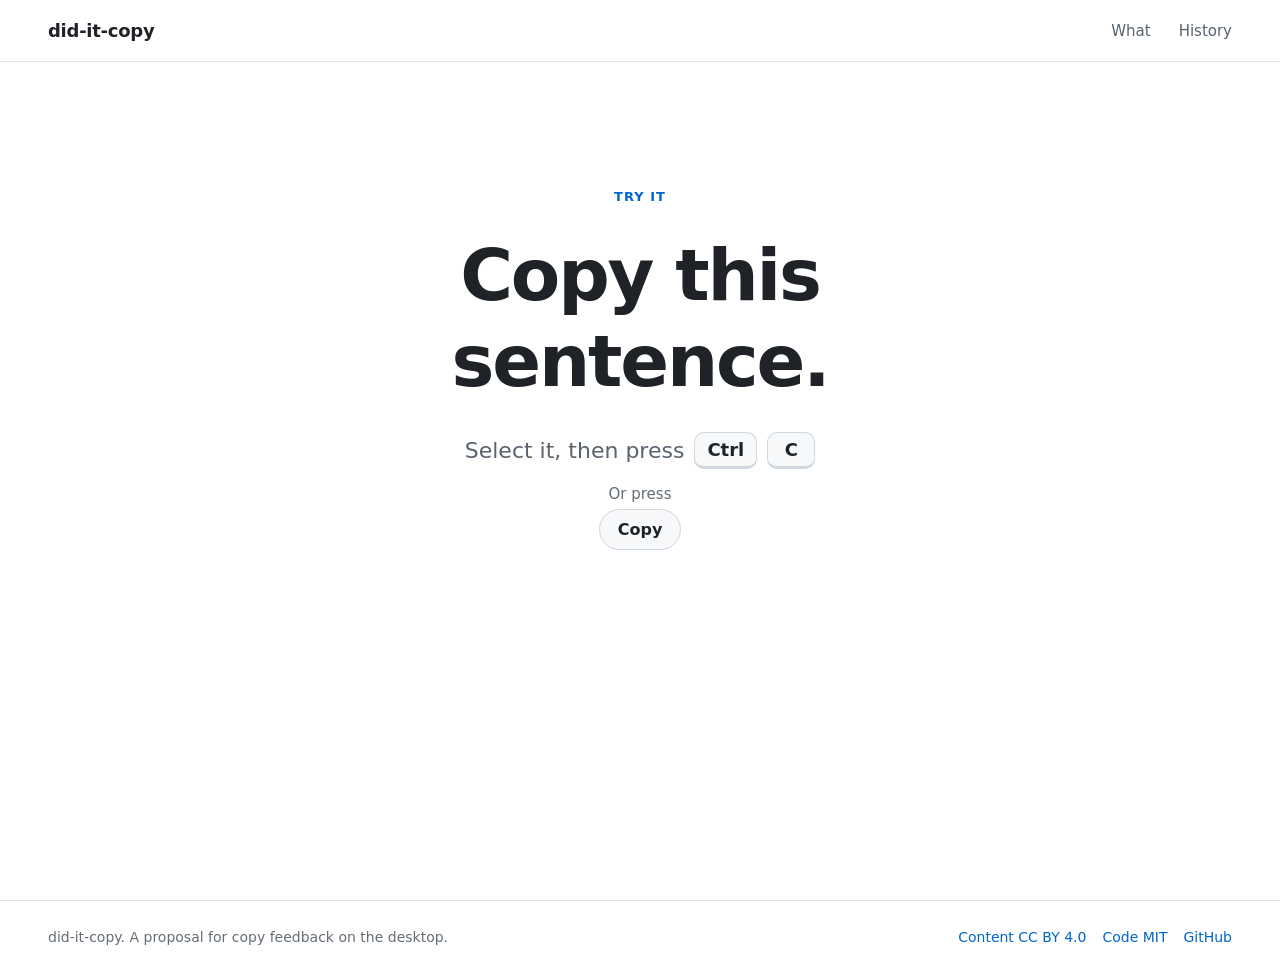
<file: index.html>
<!DOCTYPE html>
<html lang="en">
<head>
  <meta charset="utf-8">
  <meta name="viewport" content="width=device-width, initial-scale=1">
  <title>did-it-copy · Copy feedback for the desktop</title>
  <meta name="description" content="Copy is the one edit command that changes nothing on screen. A proposal for copy feedback on the desktop.">
  <meta name="color-scheme" content="light dark">
  <link rel="canonical" href="https://brunodantas.github.io/did-it-copy/">
  <link rel="icon" href="favicon.svg" type="image/svg+xml">
  <meta property="og:type" content="website">
  <meta property="og:site_name" content="did-it-copy">
  <meta property="og:title" content="did-it-copy · Copy feedback for the desktop">
  <meta property="og:description" content="Copy is the one edit command that changes nothing on screen. A proposal for copy feedback on the desktop.">
  <meta property="og:url" content="https://brunodantas.github.io/did-it-copy/">
  <meta property="og:image" content="https://brunodantas.github.io/did-it-copy/social/card.png">
  <meta property="og:image:width" content="1200">
  <meta property="og:image:height" content="630">
  <meta property="og:image:alt" content="The words &quot;Did it copy?&quot; with a copy flash drawn over them.">
  <meta name="twitter:card" content="summary_large_image">
  <link rel="stylesheet" href="css/site.css">
  <script type="module" src="js/home.js"></script>
</head>
<body>
<div class="page">
  <header class="site-header">
    <a class="site-name" href="./" aria-current="page">did-it-copy</a>
    <nav class="site-nav" aria-label="Site">
      <ul>
        <li><a href="what.html">What</a></li>
        <li><a href="history.html">History</a></li>
      </ul>
    </nav>
  </header>

  <main class="hero">
    <p class="eyebrow">Try it</p>
    <h1 class="hero-sentence" id="sentence">Copy this sentence.</h1>
    <p class="hero-instruction for-keyboard">
      <span>Select it, then press</span>
      <kbd data-copy-key>Ctrl</kbd>
      <kbd>C</kbd>
    </p>
    <p class="hero-instruction for-touch">Long-press the sentence</p>
    <div class="copy-alternative">
      <span>Or press</span>
      <button class="button" id="copy-button" type="button">Copy</button>
    </div>

    <div class="answer" aria-live="polite">
      <div class="answer-body" id="answer" hidden>
        <h2 id="answer-heading">Did it work?</h2>
        <p id="verdict"></p>
        <button class="button button-primary" id="feedback-toggle" type="button" aria-pressed="false">Turn on the flash, then copy again</button>
        <a href="what.html#demo">Compare them side by side</a>
      </div>
    </div>
  </main>
</div>

<footer class="site-footer">
  <span>did-it-copy. A proposal for copy feedback on the desktop.</span>
  <ul>
    <li><a href="https://creativecommons.org/licenses/by/4.0/">Content CC BY 4.0</a></li>
    <li><a href="https://github.com/brunodantas/did-it-copy/blob/main/LICENSE">Code MIT</a></li>
    <li><a href="https://github.com/brunodantas/did-it-copy">GitHub</a></li>
  </ul>
</footer>
</body>
</html>
</file>
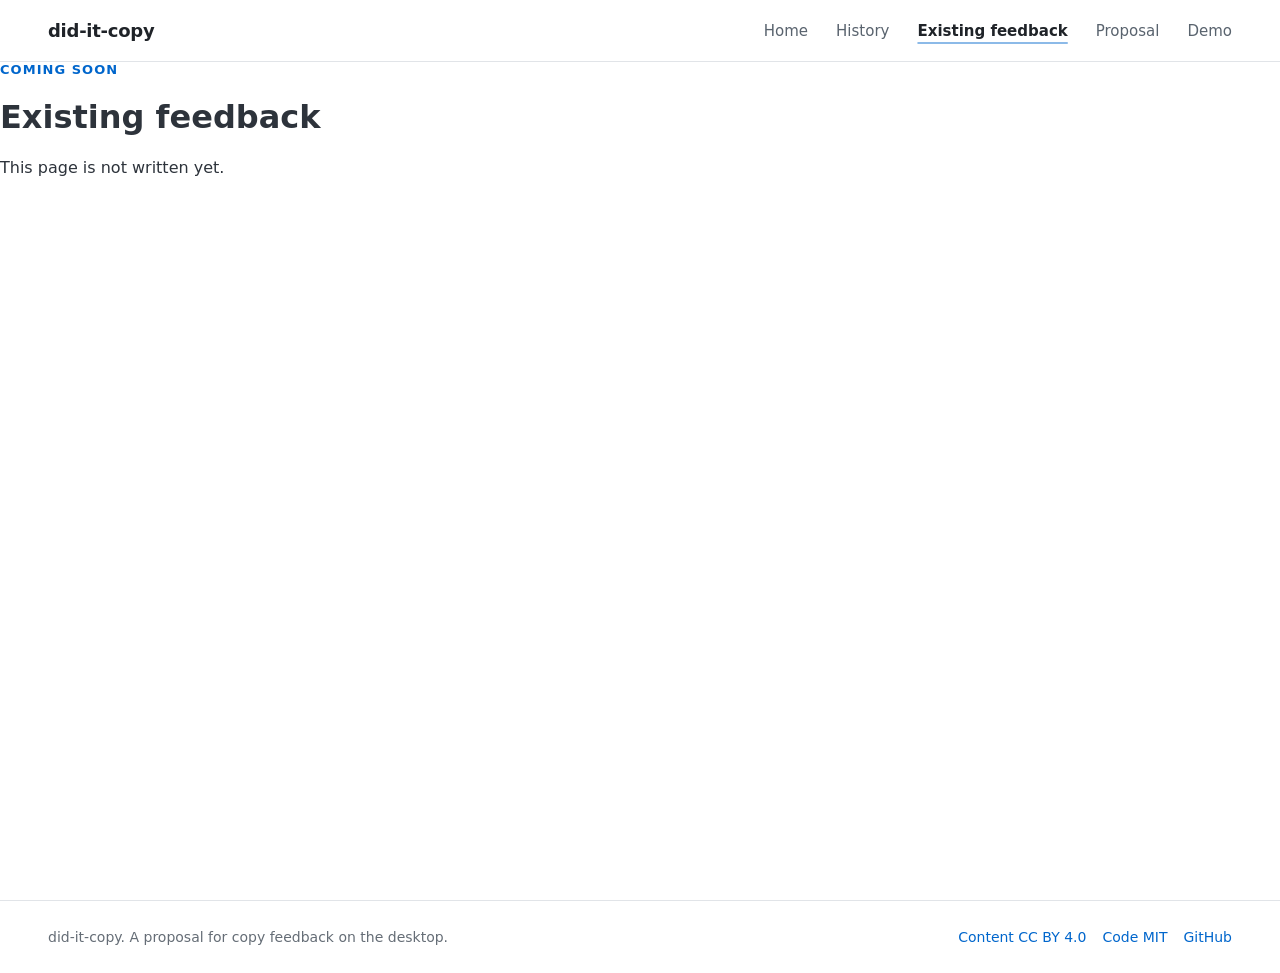
<file: existing-feedback.html>
<!DOCTYPE html>
<html lang="en">
<head>
  <meta charset="utf-8">
  <meta name="viewport" content="width=device-width, initial-scale=1">
  <title>Existing feedback · did-it-copy</title>
  <meta name="description" content="The copy feedback that already ships on other platforms and in editors.">
  <meta name="color-scheme" content="light dark">
  <link rel="preconnect" href="https://api.fontshare.com">
  <link rel="stylesheet" href="https://api.fontshare.com/v2/css?f[]=switzer@400,500,600,800&amp;display=swap">
  <link rel="stylesheet" href="css/site.css">
</head>
<body>
<div class="page">
  <header class="site-header">
    <a class="site-name" href="./">did-it-copy</a>
    <nav class="site-nav" aria-label="Site">
      <ul>
        <li><a href="./">Home</a></li>
        <li><a href="history.html">History</a></li>
        <li><a href="existing-feedback.html" aria-current="page">Existing feedback</a></li>
        <li><a href="proposal.html">Proposal</a></li>
        <li><a href="demo.html">Demo</a></li>
      </ul>
    </nav>
  </header>

  <main class="stub">
    <p class="eyebrow">Coming soon</p>
    <h1>Existing feedback</h1>
    <p>This page is not written yet.</p>
  </main>
</div>

<footer class="site-footer">
  <span>did-it-copy. A proposal for copy feedback on the desktop.</span>
  <ul>
    <li><a href="https://creativecommons.org/licenses/by/4.0/">Content CC BY 4.0</a></li>
    <li><a href="https://github.com/brunodantas/did-it-copy/blob/main/LICENSE">Code MIT</a></li>
    <li><a href="https://github.com/brunodantas/did-it-copy">GitHub</a></li>
  </ul>
</footer>
</body>
</html>
</file>
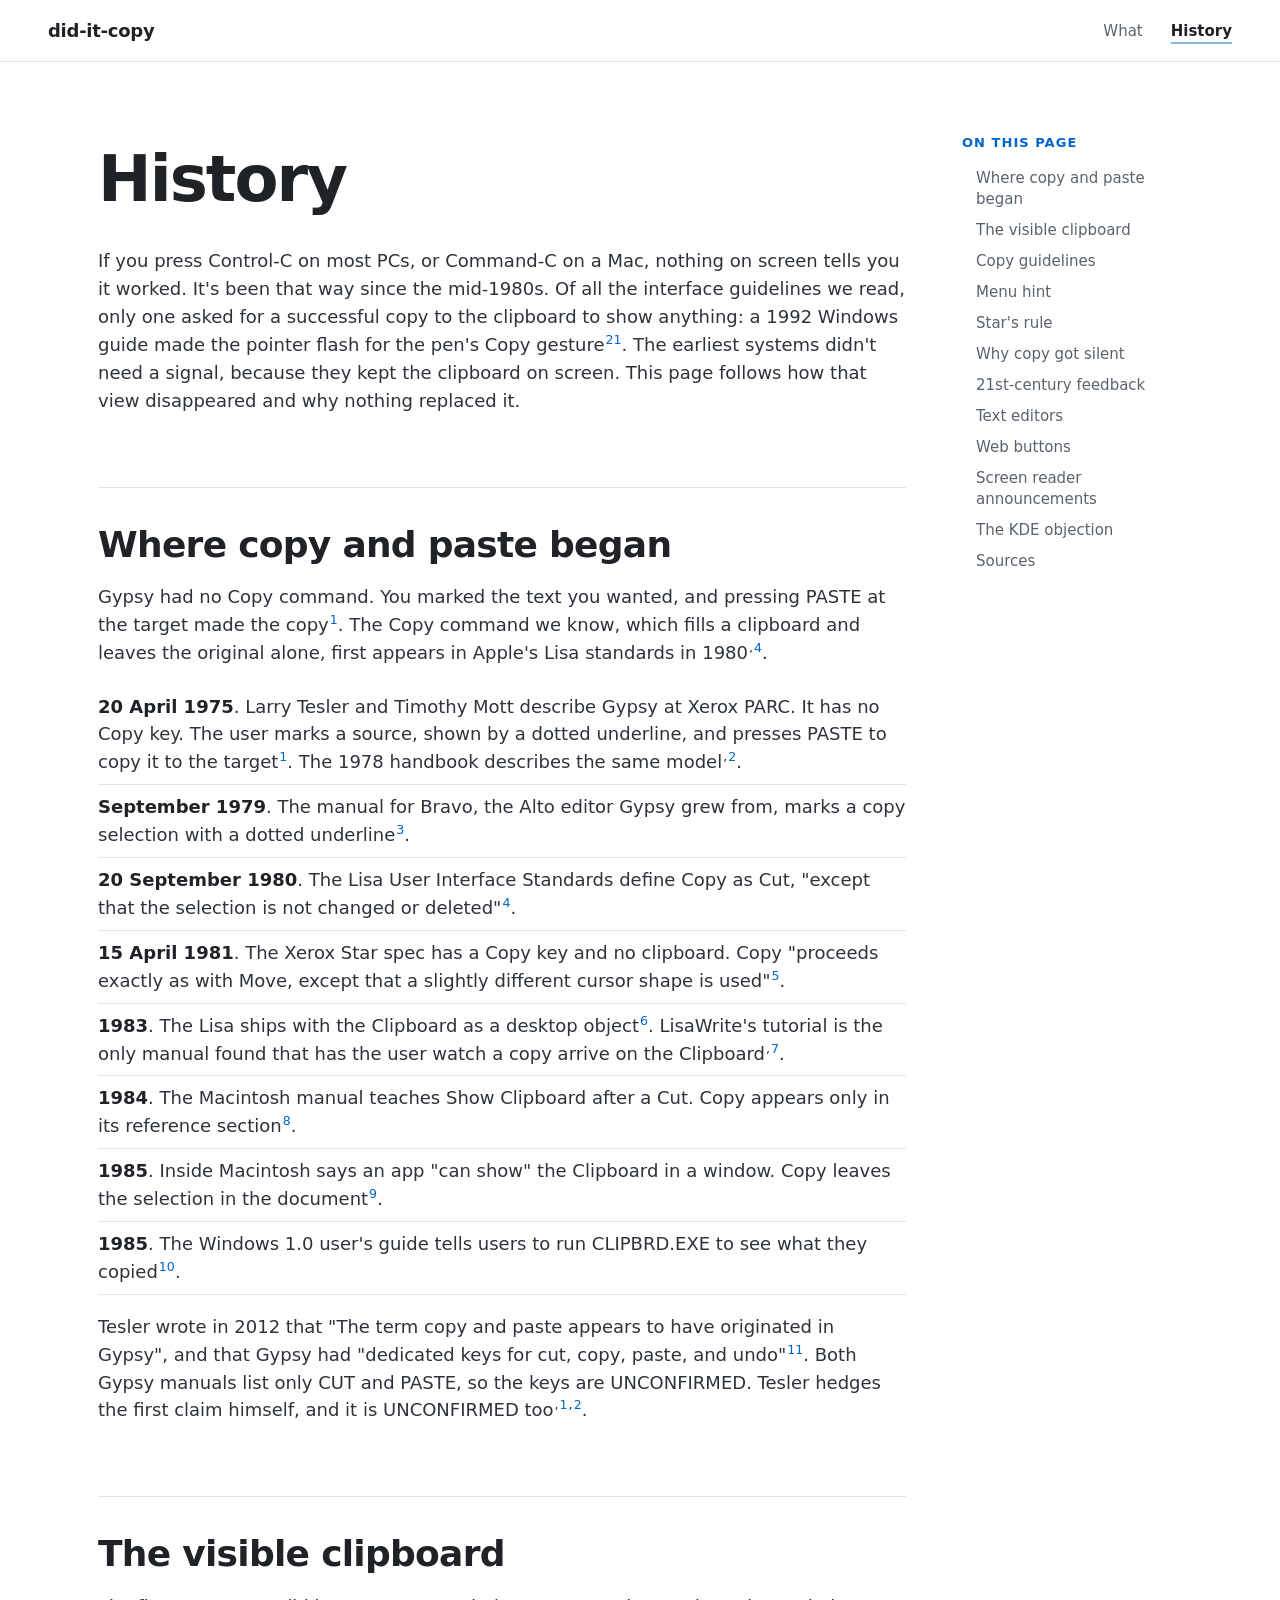
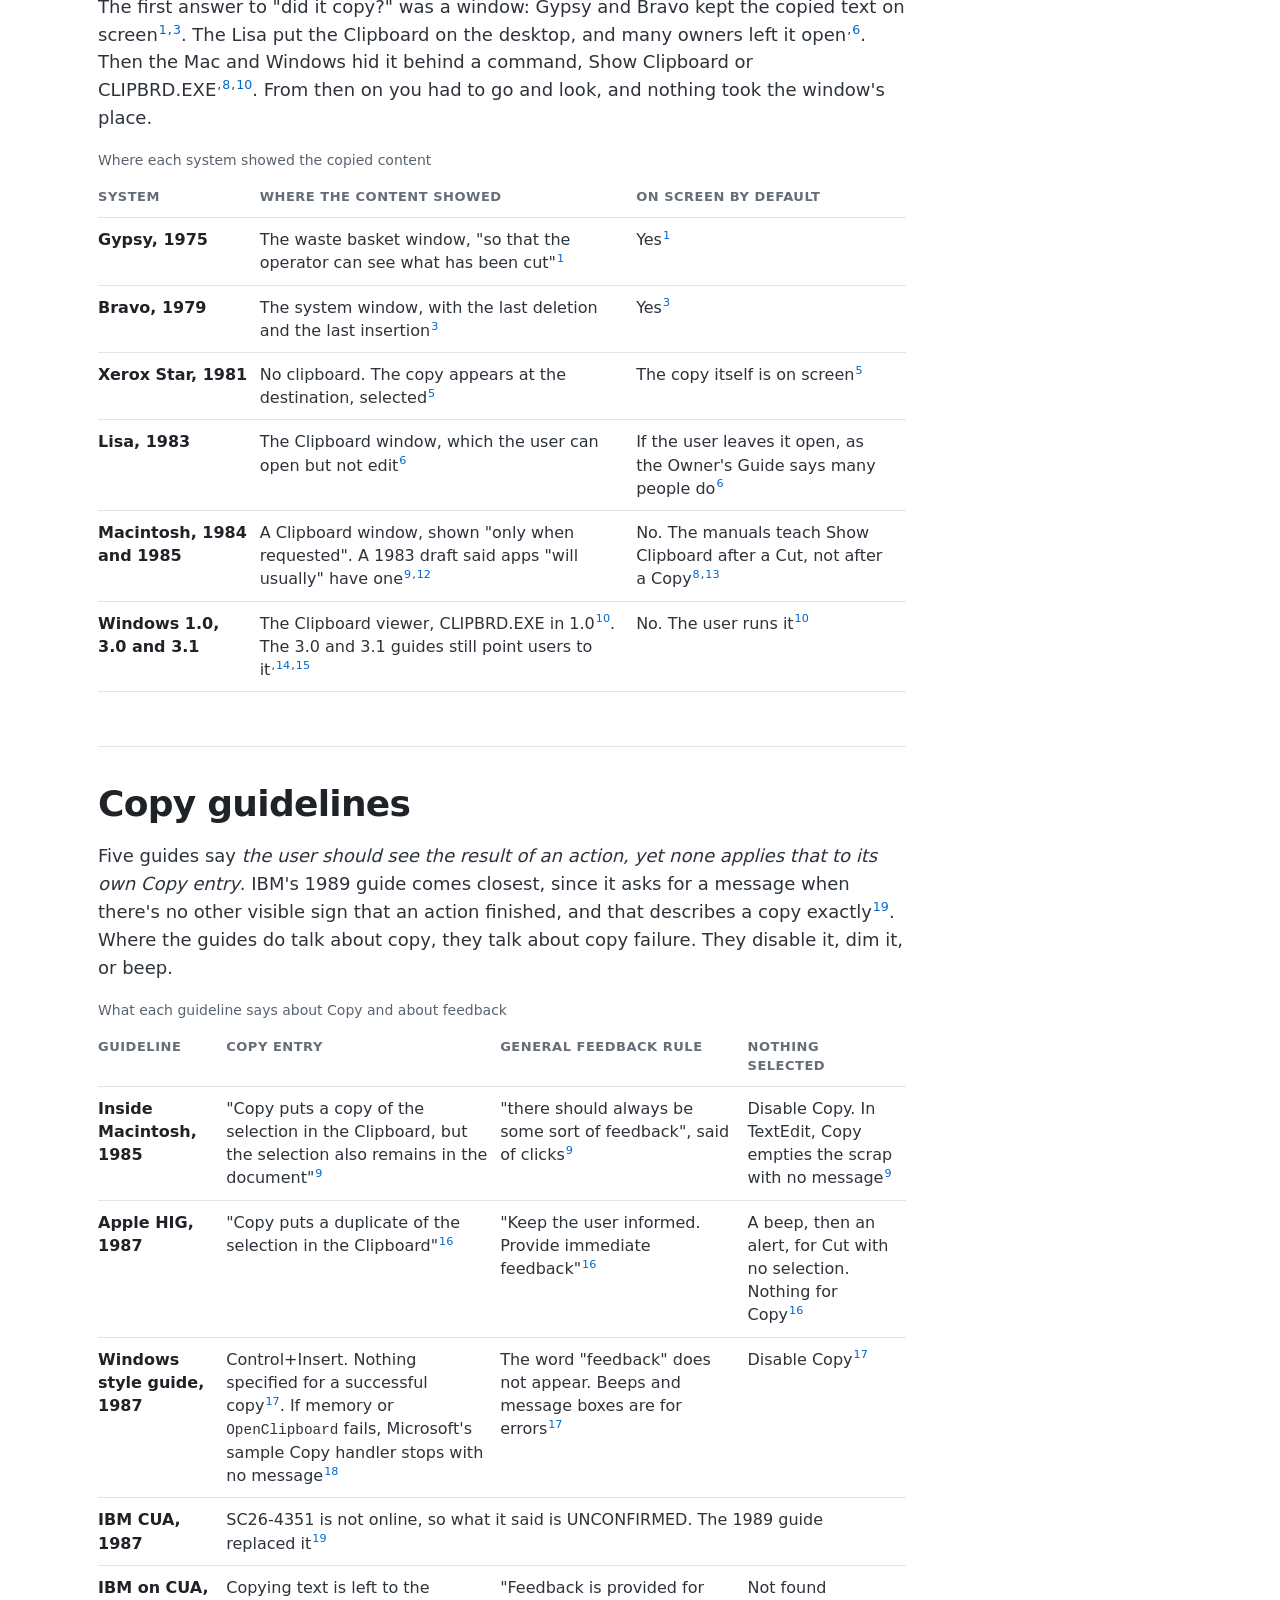
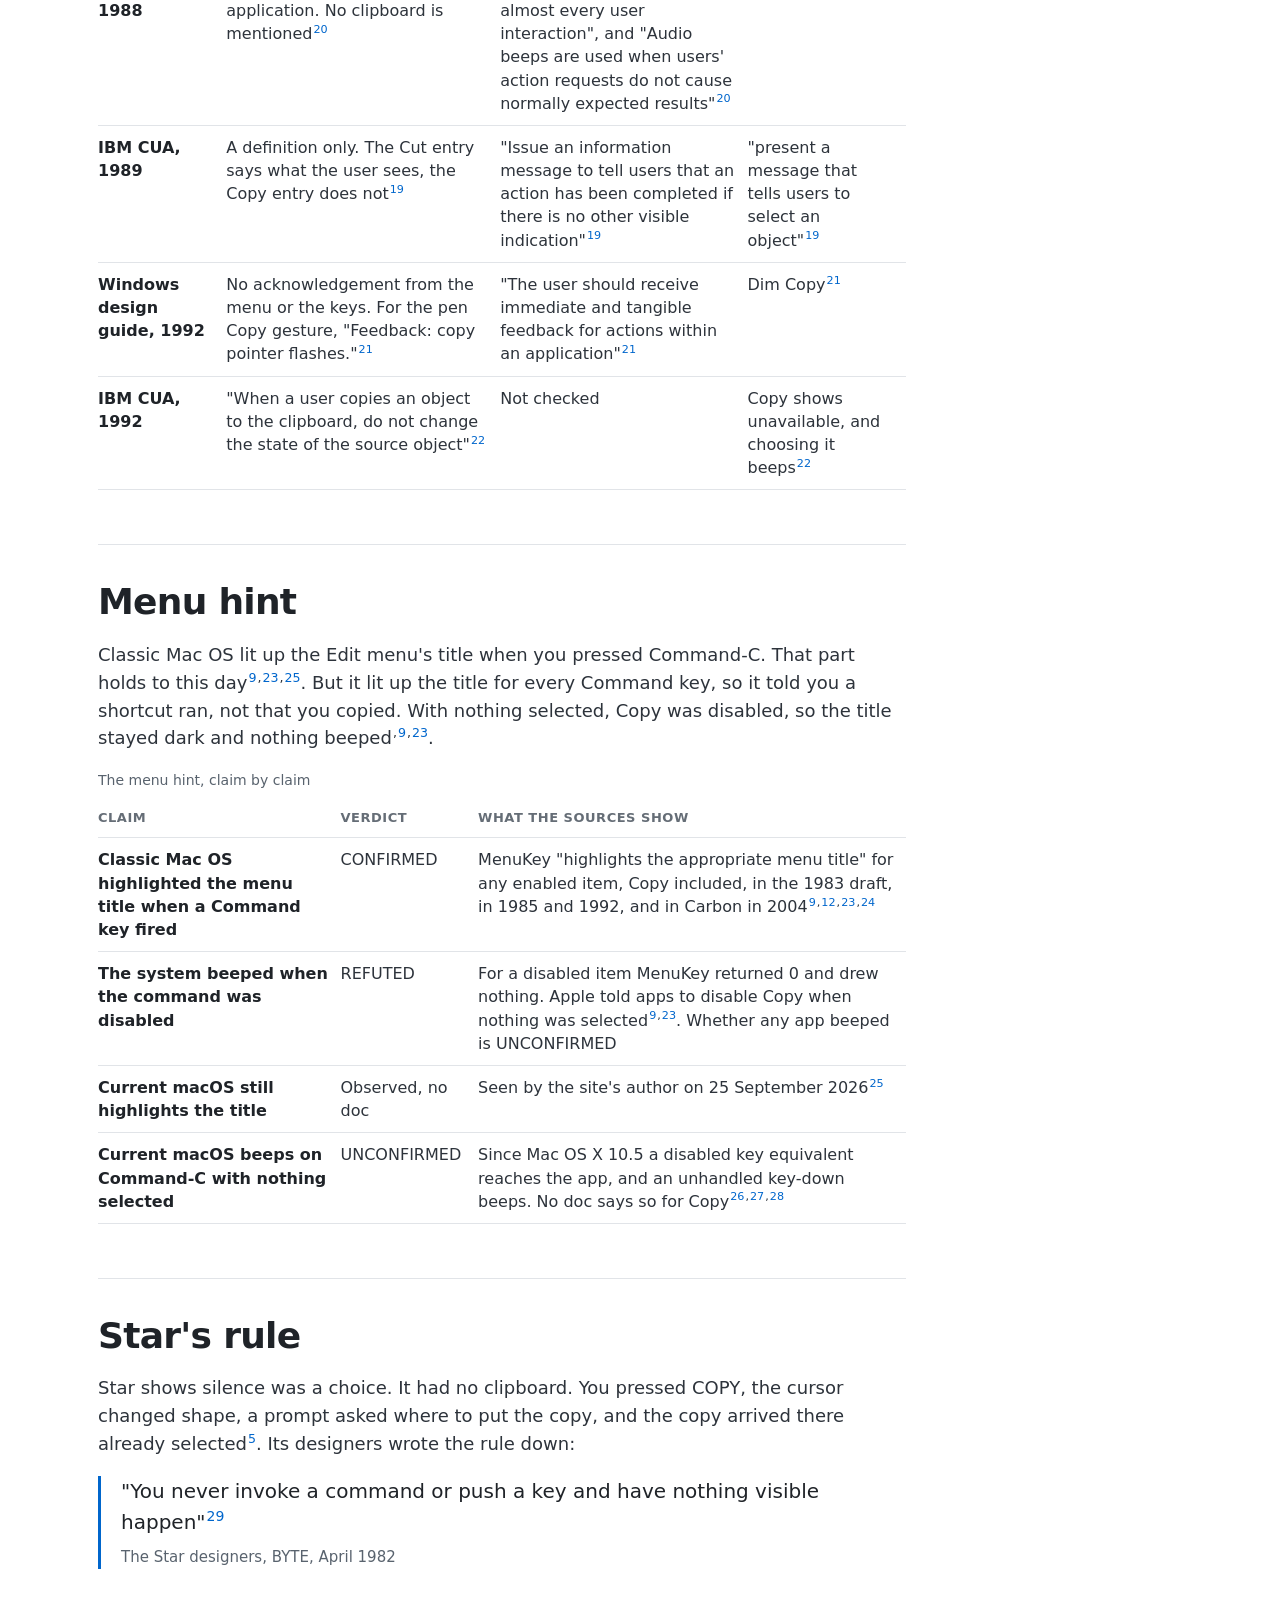
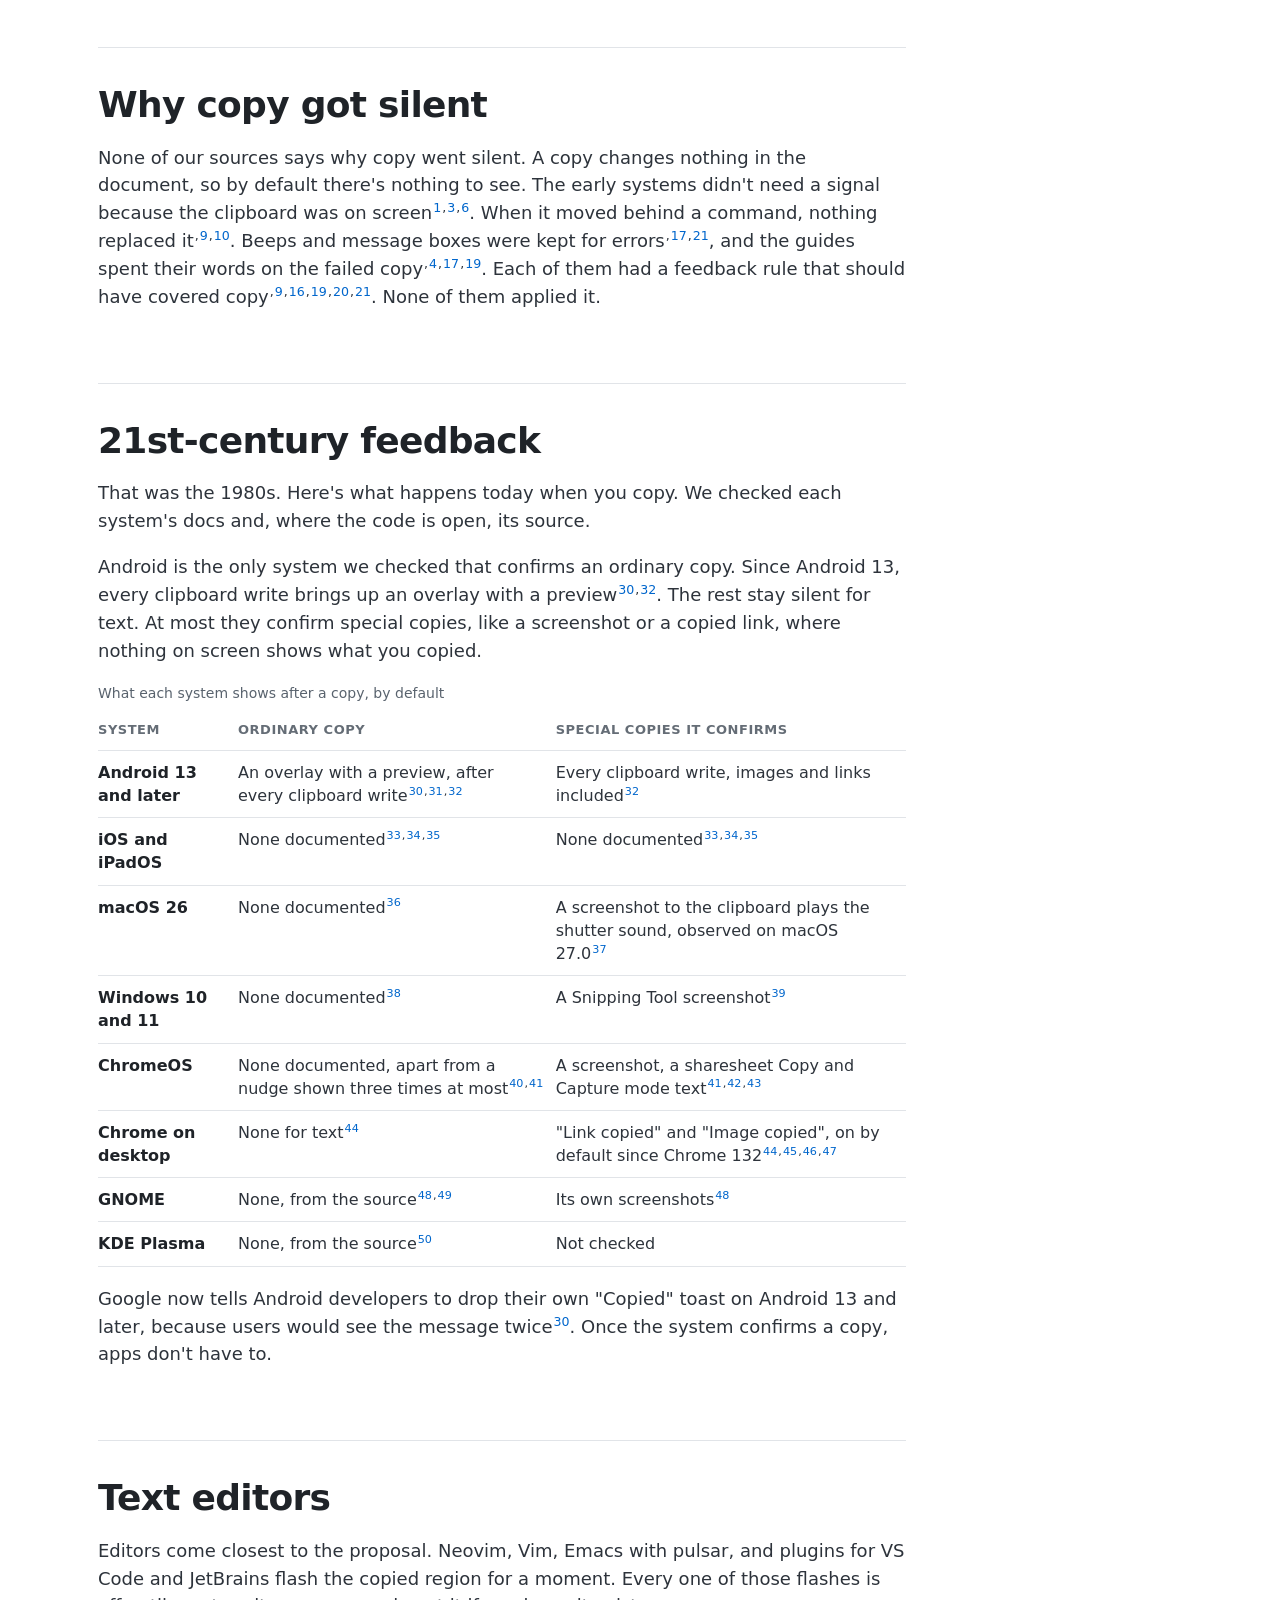
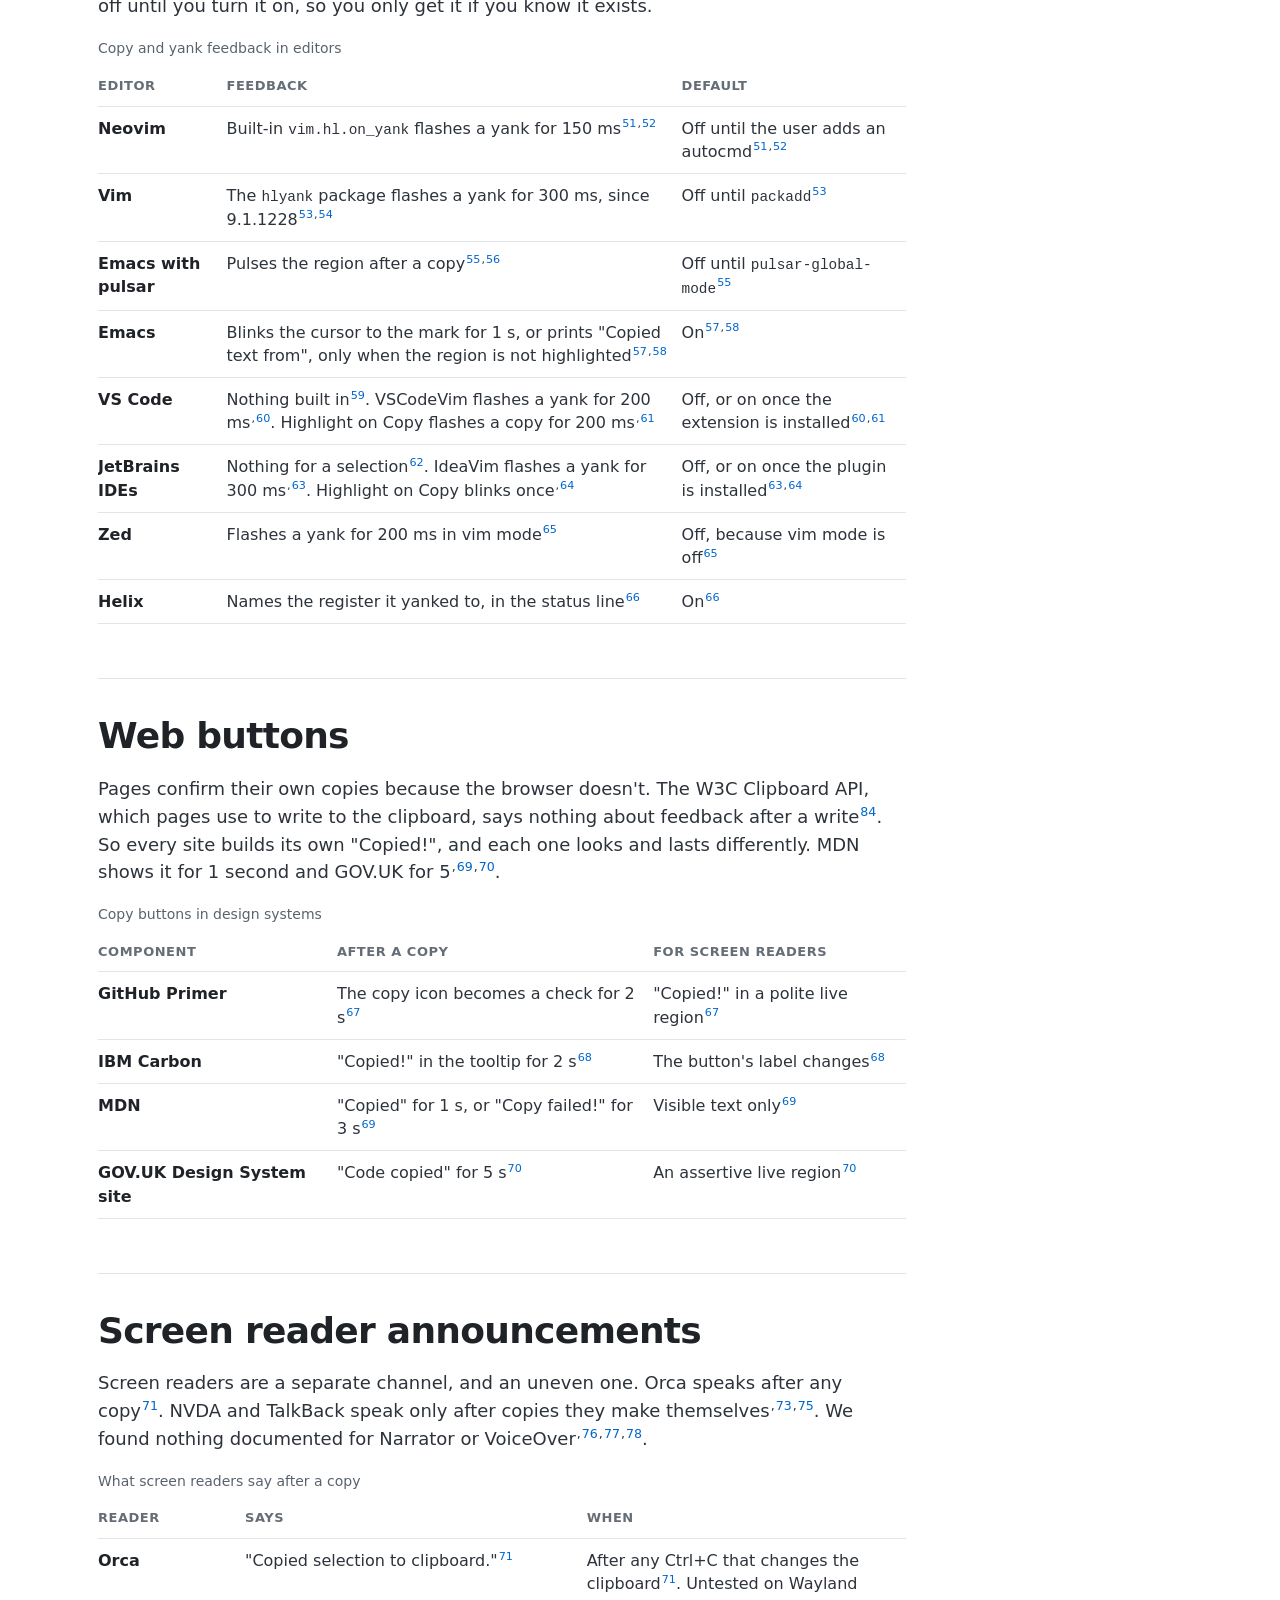
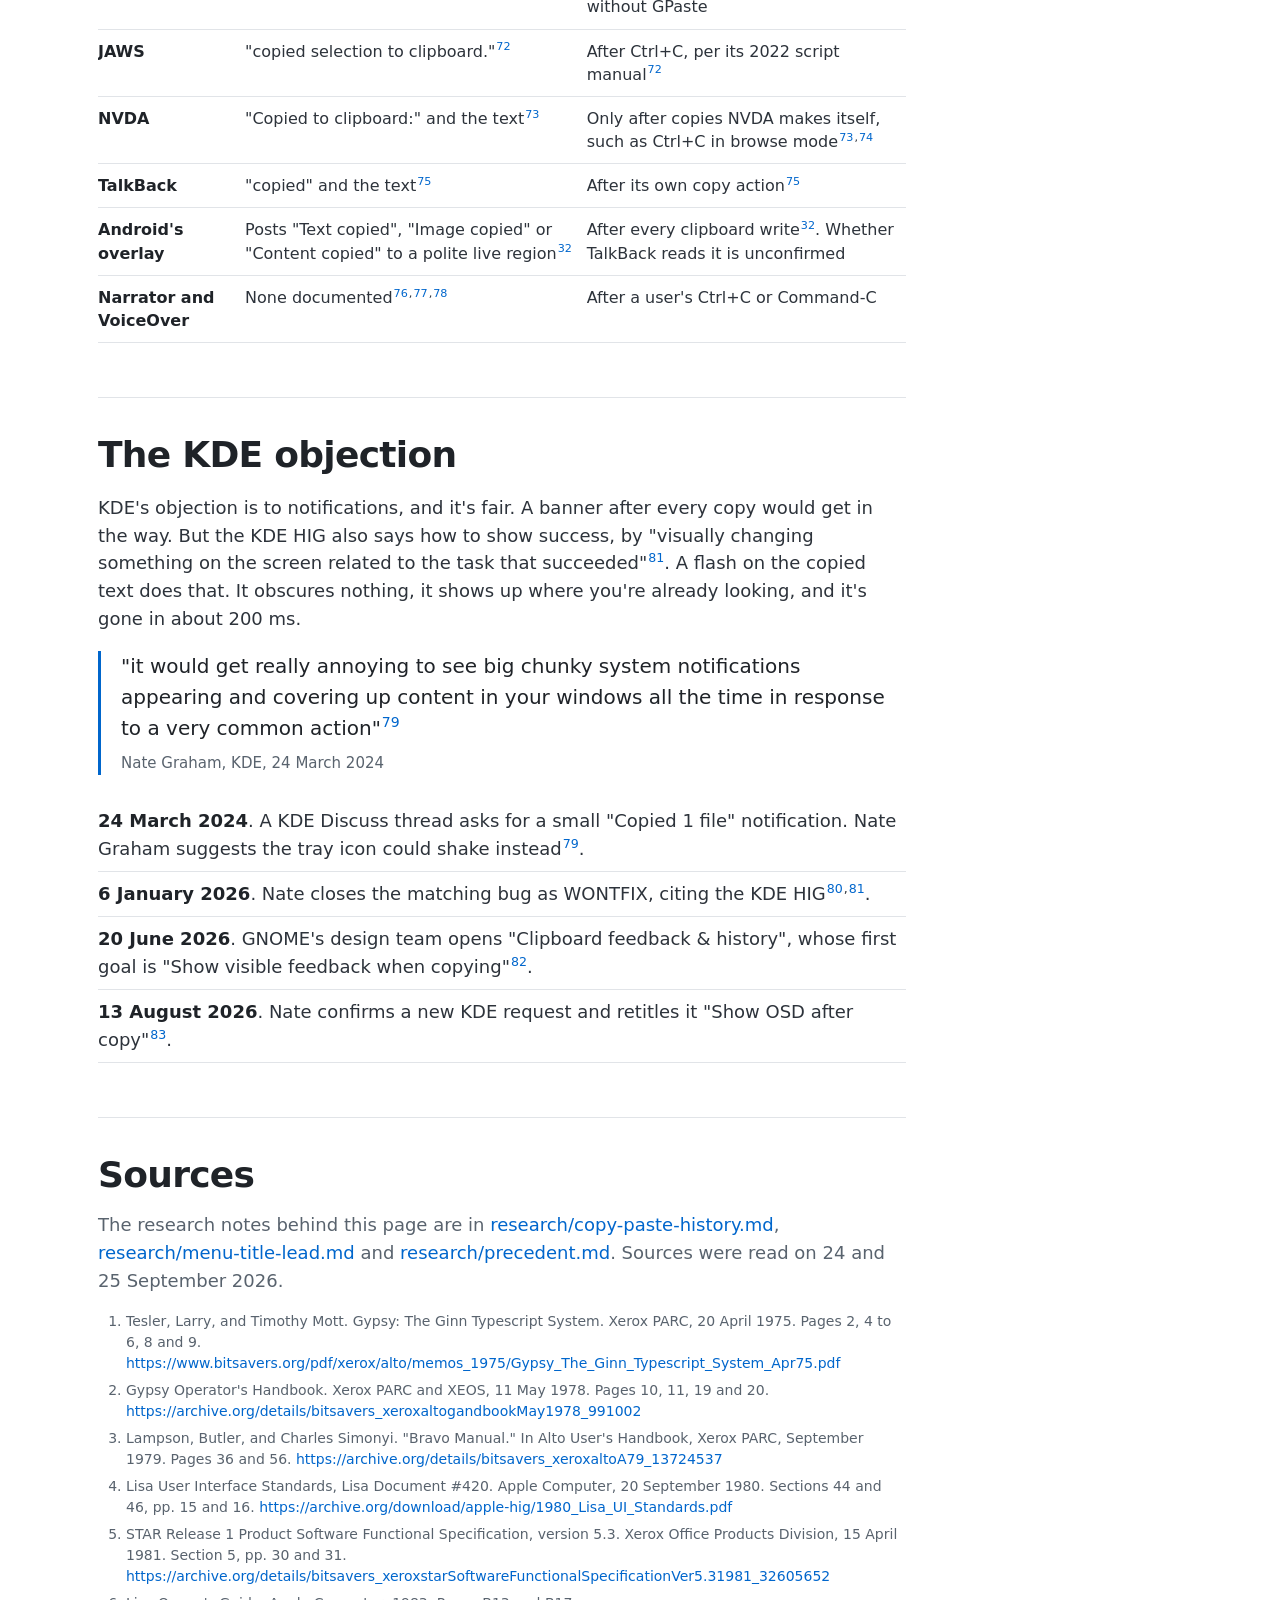
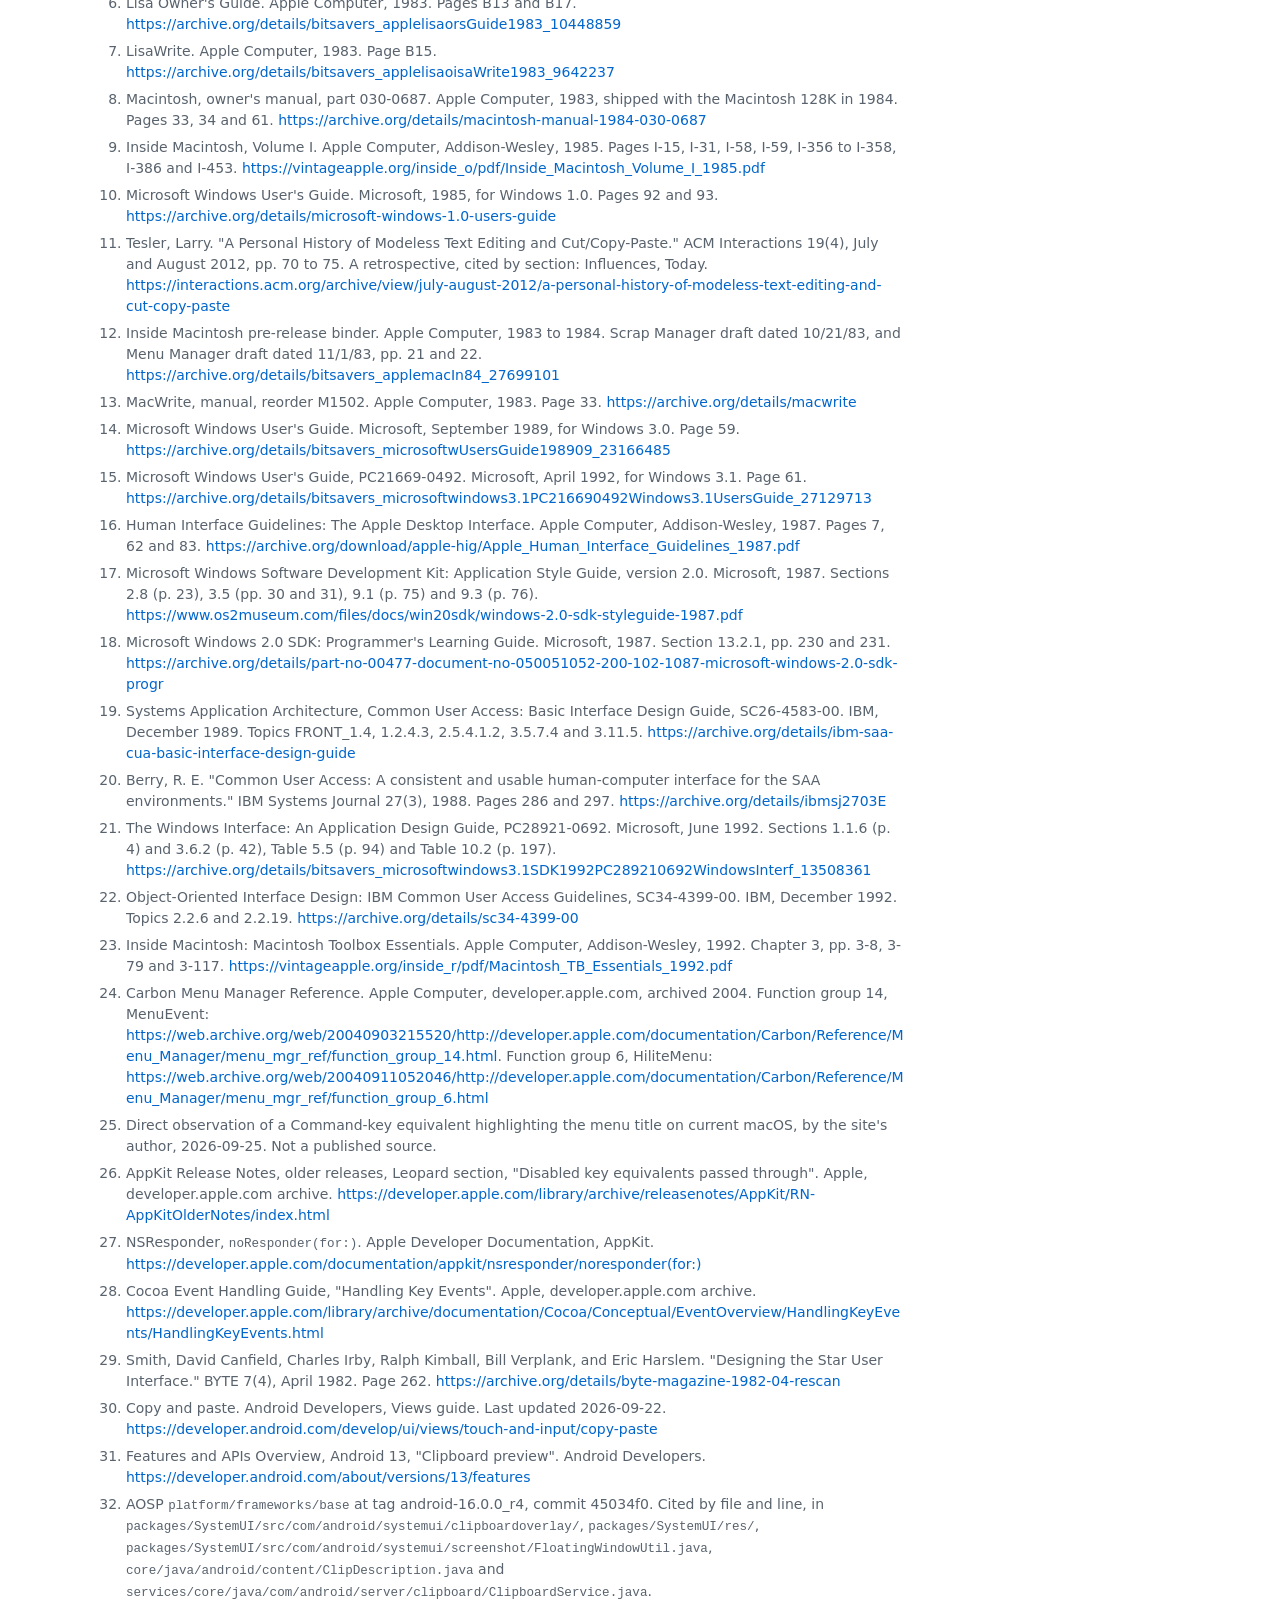
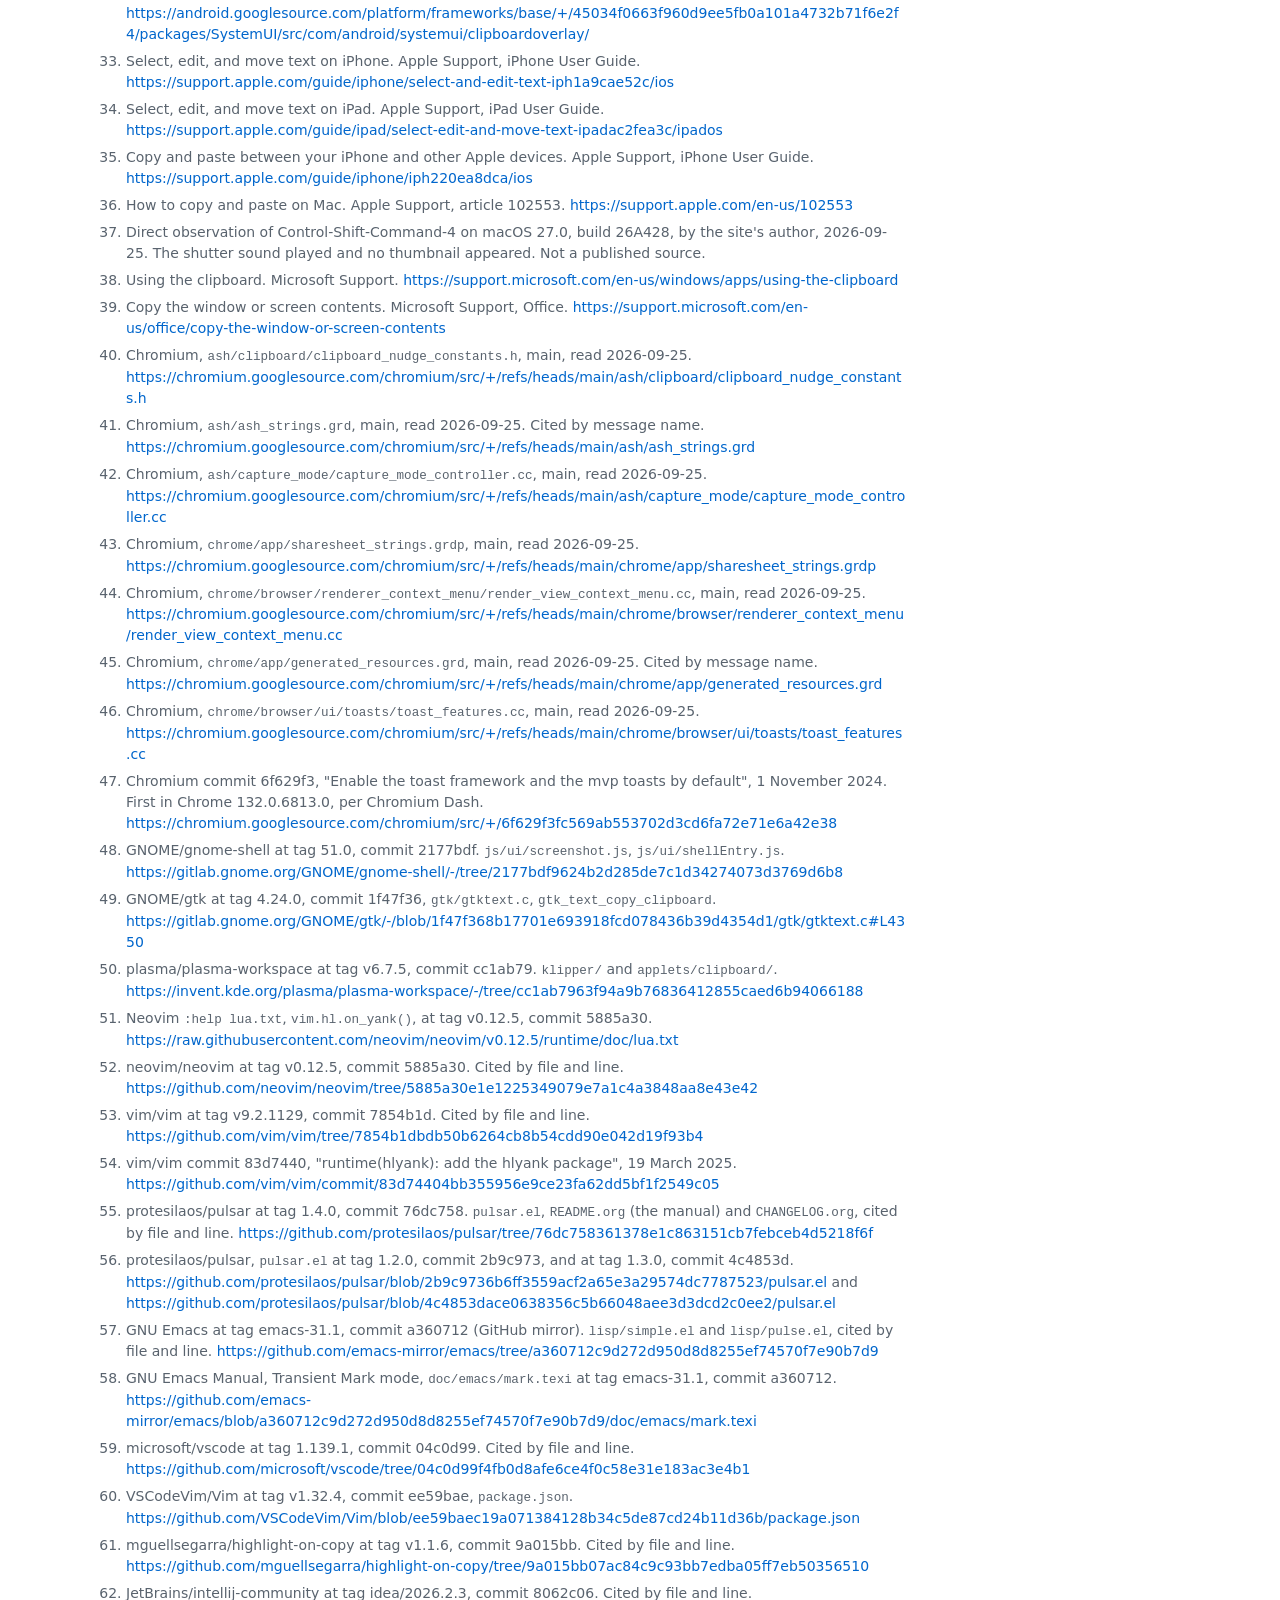
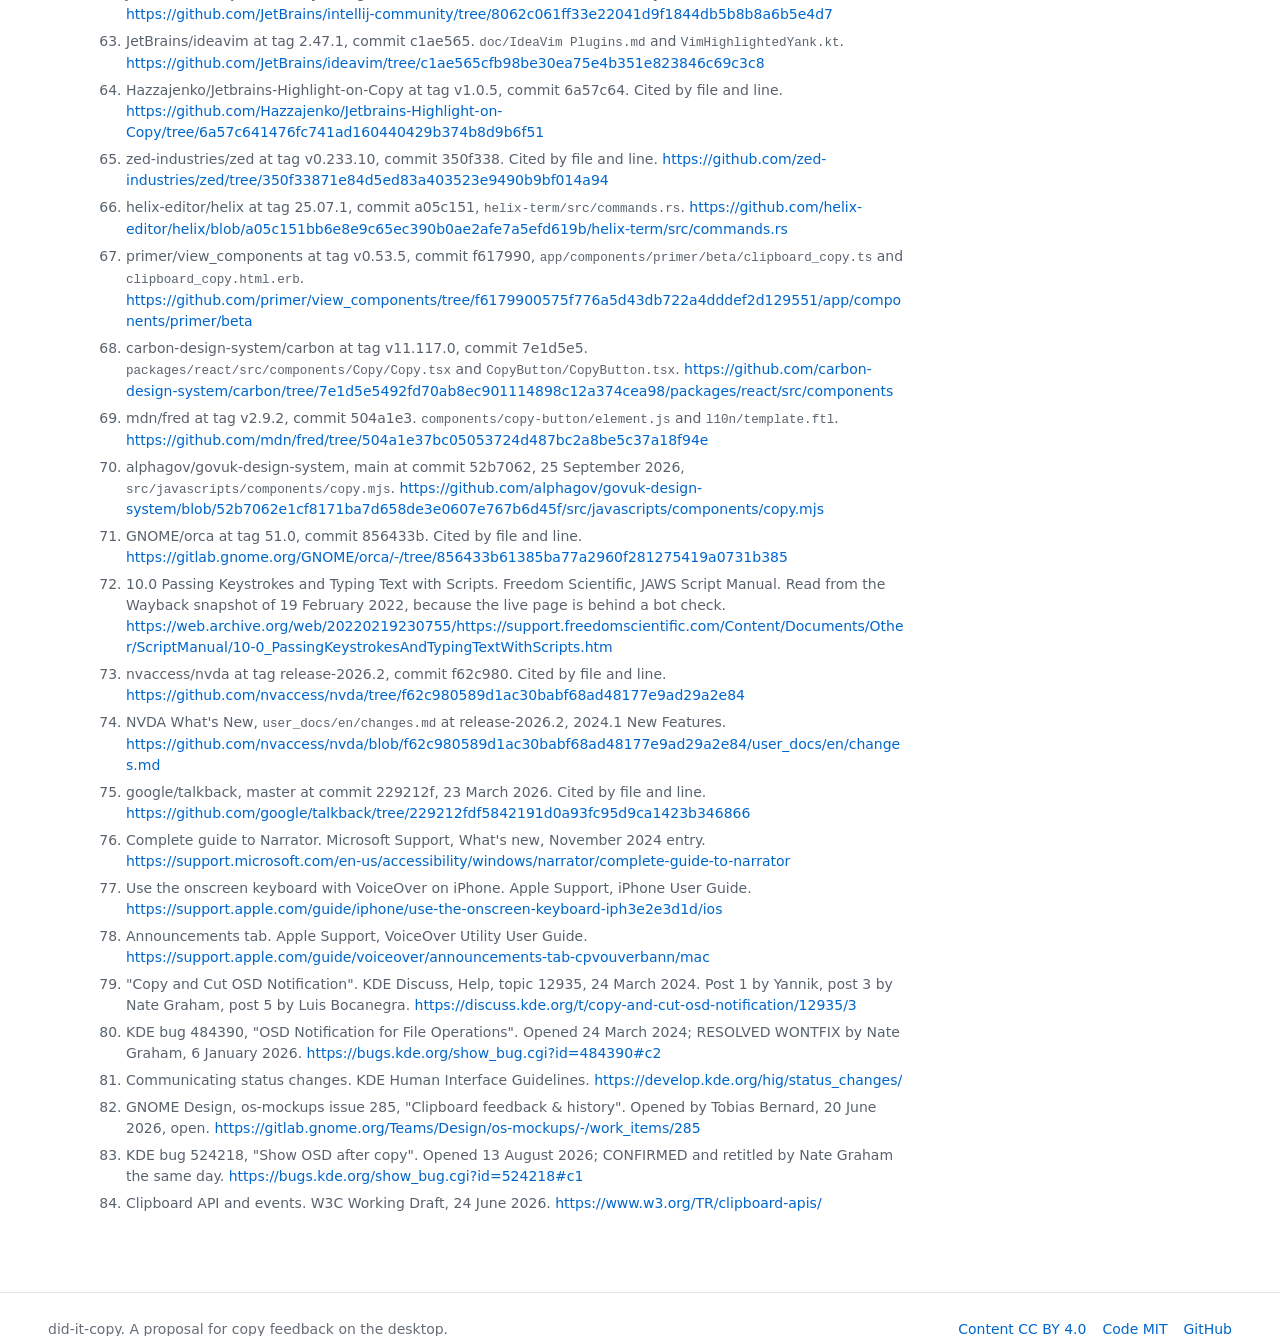
<file: history.html>
<!DOCTYPE html>
<html lang="en">
<head>
  <meta charset="utf-8">
  <meta name="viewport" content="width=device-width, initial-scale=1">
  <title>History · did-it-copy</title>
  <meta name="description" content="How copy and paste began, why copy gives no feedback, and the copy feedback that ships today.">
  <meta name="color-scheme" content="light dark">
  <link rel="canonical" href="https://brunodantas.github.io/did-it-copy/history.html">
  <link rel="icon" href="favicon.svg" type="image/svg+xml">
  <meta property="og:type" content="website">
  <meta property="og:site_name" content="did-it-copy">
  <meta property="og:title" content="History · did-it-copy">
  <meta property="og:description" content="How copy and paste began, why copy gives no feedback, and the copy feedback that ships today.">
  <meta property="og:url" content="https://brunodantas.github.io/did-it-copy/history.html">
  <meta property="og:image" content="https://brunodantas.github.io/did-it-copy/social/card.png">
  <meta property="og:image:width" content="1200">
  <meta property="og:image:height" content="630">
  <meta property="og:image:alt" content="The words &quot;Did it copy?&quot; with a copy flash drawn over them.">
  <meta name="twitter:card" content="summary_large_image">
  <link rel="stylesheet" href="css/site.css">
  <script type="module" src="js/toc.js"></script>
</head>
<body>
<div class="page">
  <header class="site-header">
    <a class="site-name" href="./">did-it-copy</a>
    <nav class="site-nav" aria-label="Site">
      <ul>
        <li><a href="what.html">What</a></li>
        <li><a href="history.html" aria-current="page">History</a></li>
      </ul>
    </nav>
  </header>

  <main class="article">
    <h1>History</h1>
    <p>If you press Control-C on most PCs, or Command-C on a Mac, nothing on screen tells you it worked. It's been that way since the mid-1980s. Of all the interface guidelines we read, only one asked for a successful copy to the clipboard to show anything: a 1992 Windows guide made the pointer flash for the pen's Copy gesture<sup class="fn-ref"><a href="#fn-21" aria-label="Source 21">21</a></sup>. The earliest systems didn't need a signal, because they kept the clipboard on screen. This page follows how that view disappeared and why nothing replaced it.</p>

    <section class="article-section" aria-labelledby="origin-heading">
      <h2 id="origin-heading">Where copy and paste began</h2>
      <p>Gypsy had no Copy command. You marked the text you wanted, and pressing PASTE at the target made the copy<sup class="fn-ref"><a href="#fn-1" aria-label="Source 1">1</a></sup>. The Copy command we know, which fills a clipboard and leaves the original alone, first appears in Apple's Lisa standards in 1980<sup class="fn-ref"><a href="#fn-4" aria-label="Source 4">4</a></sup>.</p>
      <ol class="timeline">
        <li><time datetime="1975-04-20">20 April 1975</time>. Larry Tesler and Timothy Mott describe Gypsy at Xerox PARC. It has no Copy key. The user marks a source, shown by a dotted underline, and presses PASTE to copy it to the target<sup class="fn-ref"><a href="#fn-1" aria-label="Source 1">1</a></sup>. The 1978 handbook describes the same model<sup class="fn-ref"><a href="#fn-2" aria-label="Source 2">2</a></sup>.</li>
        <li><time datetime="1979-09">September 1979</time>. The manual for Bravo, the Alto editor Gypsy grew from, marks a copy selection with a dotted underline<sup class="fn-ref"><a href="#fn-3" aria-label="Source 3">3</a></sup>.</li>
        <li><time datetime="1980-09-20">20 September 1980</time>. The Lisa User Interface Standards define Copy as Cut, "except that the selection is not changed or deleted"<sup class="fn-ref"><a href="#fn-4" aria-label="Source 4">4</a></sup>.</li>
        <li><time datetime="1981-04-15">15 April 1981</time>. The Xerox Star spec has a Copy key and no clipboard. Copy "proceeds exactly as with Move, except that a slightly different cursor shape is used"<sup class="fn-ref"><a href="#fn-5" aria-label="Source 5">5</a></sup>.</li>
        <li><time datetime="1983">1983</time>. The Lisa ships with the Clipboard as a desktop object<sup class="fn-ref"><a href="#fn-6" aria-label="Source 6">6</a></sup>. LisaWrite's tutorial is the only manual found that has the user watch a copy arrive on the Clipboard<sup class="fn-ref"><a href="#fn-7" aria-label="Source 7">7</a></sup>.</li>
        <li><time datetime="1984">1984</time>. The Macintosh manual teaches Show Clipboard after a Cut. Copy appears only in its reference section<sup class="fn-ref"><a href="#fn-8" aria-label="Source 8">8</a></sup>.</li>
        <li><time datetime="1985">1985</time>. Inside Macintosh says an app "can show" the Clipboard in a window. Copy leaves the selection in the document<sup class="fn-ref"><a href="#fn-9" aria-label="Source 9">9</a></sup>.</li>
        <li><time datetime="1985">1985</time>. The Windows 1.0 user's guide tells users to run CLIPBRD.EXE to see what they copied<sup class="fn-ref"><a href="#fn-10" aria-label="Source 10">10</a></sup>.</li>
      </ol>
      <p>Tesler wrote in 2012 that "The term copy and paste appears to have originated in Gypsy", and that Gypsy had "dedicated keys for cut, copy, paste, and undo"<sup class="fn-ref"><a href="#fn-11" aria-label="Source 11">11</a></sup>. Both Gypsy manuals list only CUT and PASTE, so the keys are UNCONFIRMED. Tesler hedges the first claim himself, and it is UNCONFIRMED too<sup class="fn-ref"><a href="#fn-1" aria-label="Source 1">1</a></sup><sup class="fn-ref"><a href="#fn-2" aria-label="Source 2">2</a></sup>.</p>
    </section>

    <section class="article-section" aria-labelledby="clipboard-heading">
      <h2 id="clipboard-heading">The visible clipboard</h2>
      <p>The first answer to "did it copy?" was a window: Gypsy and Bravo kept the copied text on screen<sup class="fn-ref"><a href="#fn-1" aria-label="Source 1">1</a></sup><sup class="fn-ref"><a href="#fn-3" aria-label="Source 3">3</a></sup>. The Lisa put the Clipboard on the desktop, and many owners left it open<sup class="fn-ref"><a href="#fn-6" aria-label="Source 6">6</a></sup>. Then the Mac and Windows hid it behind a command, Show Clipboard or CLIPBRD.EXE<sup class="fn-ref"><a href="#fn-8" aria-label="Source 8">8</a></sup><sup class="fn-ref"><a href="#fn-10" aria-label="Source 10">10</a></sup>. From then on you had to go and look, and nothing took the window's place.</p>
      <div class="table-wrap" role="region" tabindex="0" aria-label="Where each system showed the copied content">
        <table>
          <caption>Where each system showed the copied content</caption>
          <thead>
            <tr><th scope="col">System</th><th scope="col">Where the content showed</th><th scope="col">On screen by default</th></tr>
          </thead>
          <tbody>
            <tr><th scope="row">Gypsy, 1975</th><td>The waste basket window, "so that the operator can see what has been cut"<sup class="fn-ref"><a href="#fn-1" aria-label="Source 1">1</a></sup></td><td>Yes<sup class="fn-ref"><a href="#fn-1" aria-label="Source 1">1</a></sup></td></tr>
            <tr><th scope="row">Bravo, 1979</th><td>The system window, with the last deletion and the last insertion<sup class="fn-ref"><a href="#fn-3" aria-label="Source 3">3</a></sup></td><td>Yes<sup class="fn-ref"><a href="#fn-3" aria-label="Source 3">3</a></sup></td></tr>
            <tr><th scope="row">Xerox Star, 1981</th><td>No clipboard. The copy appears at the destination, selected<sup class="fn-ref"><a href="#fn-5" aria-label="Source 5">5</a></sup></td><td>The copy itself is on screen<sup class="fn-ref"><a href="#fn-5" aria-label="Source 5">5</a></sup></td></tr>
            <tr><th scope="row">Lisa, 1983</th><td>The Clipboard window, which the user can open but not edit<sup class="fn-ref"><a href="#fn-6" aria-label="Source 6">6</a></sup></td><td>If the user leaves it open, as the Owner's Guide says many people do<sup class="fn-ref"><a href="#fn-6" aria-label="Source 6">6</a></sup></td></tr>
            <tr><th scope="row">Macintosh, 1984 and 1985</th><td>A Clipboard window, shown "only when requested". A 1983 draft said apps "will usually" have one<sup class="fn-ref"><a href="#fn-9" aria-label="Source 9">9</a></sup><sup class="fn-ref"><a href="#fn-12" aria-label="Source 12">12</a></sup></td><td>No. The manuals teach Show Clipboard after a Cut, not after a Copy<sup class="fn-ref"><a href="#fn-8" aria-label="Source 8">8</a></sup><sup class="fn-ref"><a href="#fn-13" aria-label="Source 13">13</a></sup></td></tr>
            <tr><th scope="row">Windows 1.0, 3.0 and 3.1</th><td>The Clipboard viewer, CLIPBRD.EXE in 1.0<sup class="fn-ref"><a href="#fn-10" aria-label="Source 10">10</a></sup>. The 3.0 and 3.1 guides still point users to it<sup class="fn-ref"><a href="#fn-14" aria-label="Source 14">14</a></sup><sup class="fn-ref"><a href="#fn-15" aria-label="Source 15">15</a></sup></td><td>No. The user runs it<sup class="fn-ref"><a href="#fn-10" aria-label="Source 10">10</a></sup></td></tr>
          </tbody>
        </table>
      </div>
    </section>

    <section class="article-section" aria-labelledby="guidelines-heading">
      <h2 id="guidelines-heading">Copy guidelines</h2>
      <p>Five guides say <em>the user should see the result of an action, yet none applies that to its own Copy entry</em>. IBM's 1989 guide comes closest, since it asks for a message when there's no other visible sign that an action finished, and that describes a copy exactly<sup class="fn-ref"><a href="#fn-19" aria-label="Source 19">19</a></sup>. Where the guides do talk about copy, they talk about copy failure. They disable it, dim it, or beep.</p>
      <div class="table-wrap" role="region" tabindex="0" aria-label="What each guideline says about Copy and about feedback">
        <table>
          <caption>What each guideline says about Copy and about feedback</caption>
          <thead>
            <tr><th scope="col">Guideline</th><th scope="col">Copy entry</th><th scope="col">General feedback rule</th><th scope="col">Nothing selected</th></tr>
          </thead>
          <tbody>
            <tr><th scope="row">Inside Macintosh, 1985</th><td>"Copy puts a copy of the selection in the Clipboard, but the selection also remains in the document"<sup class="fn-ref"><a href="#fn-9" aria-label="Source 9">9</a></sup></td><td>"there should always be some sort of feedback", said of clicks<sup class="fn-ref"><a href="#fn-9" aria-label="Source 9">9</a></sup></td><td>Disable Copy. In TextEdit, Copy empties the scrap with no message<sup class="fn-ref"><a href="#fn-9" aria-label="Source 9">9</a></sup></td></tr>
            <tr><th scope="row">Apple HIG, 1987</th><td>"Copy puts a duplicate of the selection in the Clipboard"<sup class="fn-ref"><a href="#fn-16" aria-label="Source 16">16</a></sup></td><td>"Keep the user informed. Provide immediate feedback"<sup class="fn-ref"><a href="#fn-16" aria-label="Source 16">16</a></sup></td><td>A beep, then an alert, for Cut with no selection. Nothing for Copy<sup class="fn-ref"><a href="#fn-16" aria-label="Source 16">16</a></sup></td></tr>
            <tr><th scope="row">Windows style guide, 1987</th><td>Control+Insert. Nothing specified for a successful copy<sup class="fn-ref"><a href="#fn-17" aria-label="Source 17">17</a></sup>. If memory or <code>OpenClipboard</code> fails, Microsoft's sample Copy handler stops with no message<sup class="fn-ref"><a href="#fn-18" aria-label="Source 18">18</a></sup></td><td>The word "feedback" does not appear. Beeps and message boxes are for errors<sup class="fn-ref"><a href="#fn-17" aria-label="Source 17">17</a></sup></td><td>Disable Copy<sup class="fn-ref"><a href="#fn-17" aria-label="Source 17">17</a></sup></td></tr>
            <tr><th scope="row">IBM CUA, 1987</th><td colspan="3">SC26-4351 is not online, so what it said is UNCONFIRMED. The 1989 guide replaced it<sup class="fn-ref"><a href="#fn-19" aria-label="Source 19">19</a></sup></td></tr>
            <tr><th scope="row">IBM on CUA, 1988</th><td>Copying text is left to the application. No clipboard is mentioned<sup class="fn-ref"><a href="#fn-20" aria-label="Source 20">20</a></sup></td><td>"Feedback is provided for almost every user interaction", and "Audio beeps are used when users' action requests do not cause normally expected results"<sup class="fn-ref"><a href="#fn-20" aria-label="Source 20">20</a></sup></td><td>Not found</td></tr>
            <tr><th scope="row">IBM CUA, 1989</th><td>A definition only. The Cut entry says what the user sees, the Copy entry does not<sup class="fn-ref"><a href="#fn-19" aria-label="Source 19">19</a></sup></td><td>"Issue an information message to tell users that an action has been completed if there is no other visible indication"<sup class="fn-ref"><a href="#fn-19" aria-label="Source 19">19</a></sup></td><td>"present a message that tells users to select an object"<sup class="fn-ref"><a href="#fn-19" aria-label="Source 19">19</a></sup></td></tr>
            <tr><th scope="row">Windows design guide, 1992</th><td>No acknowledgement from the menu or the keys. For the pen Copy gesture, "Feedback: copy pointer flashes."<sup class="fn-ref"><a href="#fn-21" aria-label="Source 21">21</a></sup></td><td>"The user should receive immediate and tangible feedback for actions within an application"<sup class="fn-ref"><a href="#fn-21" aria-label="Source 21">21</a></sup></td><td>Dim Copy<sup class="fn-ref"><a href="#fn-21" aria-label="Source 21">21</a></sup></td></tr>
            <tr><th scope="row">IBM CUA, 1992</th><td>"When a user copies an object to the clipboard, do not change the state of the source object"<sup class="fn-ref"><a href="#fn-22" aria-label="Source 22">22</a></sup></td><td>Not checked</td><td>Copy shows unavailable, and choosing it beeps<sup class="fn-ref"><a href="#fn-22" aria-label="Source 22">22</a></sup></td></tr>
          </tbody>
        </table>
      </div>
    </section>

    <section class="article-section" aria-labelledby="menu-title-heading">
      <h2 id="menu-title-heading">Menu hint</h2>
      <p>Classic Mac OS lit up the Edit menu's title when you pressed Command-C. That part holds to this day<sup class="fn-ref"><a href="#fn-9" aria-label="Source 9">9</a></sup><sup class="fn-ref"><a href="#fn-23" aria-label="Source 23">23</a></sup><sup class="fn-ref"><a href="#fn-25" aria-label="Source 25">25</a></sup>. But it lit up the title for every Command key, so it told you a shortcut ran, not that you copied. With nothing selected, Copy was disabled, so the title stayed dark and nothing beeped<sup class="fn-ref"><a href="#fn-9" aria-label="Source 9">9</a></sup><sup class="fn-ref"><a href="#fn-23" aria-label="Source 23">23</a></sup>.</p>
      <div class="table-wrap" role="region" tabindex="0" aria-label="The menu hint, claim by claim">
        <table>
          <caption>The menu hint, claim by claim</caption>
          <thead>
            <tr><th scope="col">Claim</th><th scope="col">Verdict</th><th scope="col">What the sources show</th></tr>
          </thead>
          <tbody>
            <tr><th scope="row">Classic Mac OS highlighted the menu title when a Command key fired</th><td>CONFIRMED</td><td>MenuKey "highlights the appropriate menu title" for any enabled item, Copy included, in the 1983 draft, in 1985 and 1992, and in Carbon in 2004<sup class="fn-ref"><a href="#fn-9" aria-label="Source 9">9</a></sup><sup class="fn-ref"><a href="#fn-12" aria-label="Source 12">12</a></sup><sup class="fn-ref"><a href="#fn-23" aria-label="Source 23">23</a></sup><sup class="fn-ref"><a href="#fn-24" aria-label="Source 24">24</a></sup></td></tr>
            <tr><th scope="row">The system beeped when the command was disabled</th><td>REFUTED</td><td>For a disabled item MenuKey returned 0 and drew nothing. Apple told apps to disable Copy when nothing was selected<sup class="fn-ref"><a href="#fn-9" aria-label="Source 9">9</a></sup><sup class="fn-ref"><a href="#fn-23" aria-label="Source 23">23</a></sup>. Whether any app beeped is UNCONFIRMED</td></tr>
            <tr><th scope="row">Current macOS still highlights the title</th><td>Observed, no doc</td><td>Seen by the site's author on 25 September 2026<sup class="fn-ref"><a href="#fn-25" aria-label="Source 25">25</a></sup></td></tr>
            <tr><th scope="row">Current macOS beeps on Command-C with nothing selected</th><td>UNCONFIRMED</td><td>Since Mac OS X 10.5 a disabled key equivalent reaches the app, and an unhandled key-down beeps. No doc says so for Copy<sup class="fn-ref"><a href="#fn-26" aria-label="Source 26">26</a></sup><sup class="fn-ref"><a href="#fn-27" aria-label="Source 27">27</a></sup><sup class="fn-ref"><a href="#fn-28" aria-label="Source 28">28</a></sup></td></tr>
          </tbody>
        </table>
      </div>
    </section>

    <section class="article-section" aria-labelledby="star-heading">
      <h2 id="star-heading">Star's rule</h2>
      <p>Star shows silence was a choice. It had no clipboard. You pressed COPY, the cursor changed shape, a prompt asked where to put the copy, and the copy arrived there already selected<sup class="fn-ref"><a href="#fn-5" aria-label="Source 5">5</a></sup>. Its designers wrote the rule down:</p>
      <blockquote>
        <p>"You never invoke a command or push a key and have nothing visible happen"<sup class="fn-ref"><a href="#fn-29" aria-label="Source 29">29</a></sup></p>
        <footer>The Star designers, BYTE, April 1982</footer>
      </blockquote>
    </section>

    <section class="article-section" aria-labelledby="why-heading">
      <h2 id="why-heading">Why copy got silent</h2>
      <p>None of our sources says why copy went silent. A copy changes nothing in the document, so by default there's nothing to see. The early systems didn't need a signal because the clipboard was on screen<sup class="fn-ref"><a href="#fn-1" aria-label="Source 1">1</a></sup><sup class="fn-ref"><a href="#fn-3" aria-label="Source 3">3</a></sup><sup class="fn-ref"><a href="#fn-6" aria-label="Source 6">6</a></sup>. When it moved behind a command, nothing replaced it<sup class="fn-ref"><a href="#fn-9" aria-label="Source 9">9</a></sup><sup class="fn-ref"><a href="#fn-10" aria-label="Source 10">10</a></sup>. Beeps and message boxes were kept for errors<sup class="fn-ref"><a href="#fn-17" aria-label="Source 17">17</a></sup><sup class="fn-ref"><a href="#fn-21" aria-label="Source 21">21</a></sup>, and the guides spent their words on the failed copy<sup class="fn-ref"><a href="#fn-4" aria-label="Source 4">4</a></sup><sup class="fn-ref"><a href="#fn-17" aria-label="Source 17">17</a></sup><sup class="fn-ref"><a href="#fn-19" aria-label="Source 19">19</a></sup>. Each of them had a feedback rule that should have covered copy<sup class="fn-ref"><a href="#fn-9" aria-label="Source 9">9</a></sup><sup class="fn-ref"><a href="#fn-16" aria-label="Source 16">16</a></sup><sup class="fn-ref"><a href="#fn-19" aria-label="Source 19">19</a></sup><sup class="fn-ref"><a href="#fn-20" aria-label="Source 20">20</a></sup><sup class="fn-ref"><a href="#fn-21" aria-label="Source 21">21</a></sup>. None of them applied it.</p>
    </section>

    <section class="article-section" aria-labelledby="platforms-heading">
      <h2 id="platforms-heading">21st-century feedback</h2>
      <p>That was the 1980s. Here's what happens today when you copy. We checked each system's docs and, where the code is open, its source.</p>
      <p>Android is the only system we checked that confirms an ordinary copy. Since Android 13, every clipboard write brings up an overlay with a preview<sup class="fn-ref"><a href="#fn-30" aria-label="Source 30">30</a></sup><sup class="fn-ref"><a href="#fn-32" aria-label="Source 32">32</a></sup>. The rest stay silent for text. At most they confirm special copies, like a screenshot or a copied link, where nothing on screen shows what you copied.</p>
      <div class="table-wrap" role="region" tabindex="0" aria-label="What each system shows after a copy, by default">
        <table>
          <caption>What each system shows after a copy, by default</caption>
          <thead>
            <tr><th scope="col">System</th><th scope="col">Ordinary copy</th><th scope="col">Special copies it confirms</th></tr>
          </thead>
          <tbody>
            <tr><th scope="row">Android 13 and later</th><td>An overlay with a preview, after every clipboard write<sup class="fn-ref"><a href="#fn-30" aria-label="Source 30">30</a></sup><sup class="fn-ref"><a href="#fn-31" aria-label="Source 31">31</a></sup><sup class="fn-ref"><a href="#fn-32" aria-label="Source 32">32</a></sup></td><td>Every clipboard write, images and links included<sup class="fn-ref"><a href="#fn-32" aria-label="Source 32">32</a></sup></td></tr>
            <tr><th scope="row">iOS and iPadOS</th><td>None documented<sup class="fn-ref"><a href="#fn-33" aria-label="Source 33">33</a></sup><sup class="fn-ref"><a href="#fn-34" aria-label="Source 34">34</a></sup><sup class="fn-ref"><a href="#fn-35" aria-label="Source 35">35</a></sup></td><td>None documented<sup class="fn-ref"><a href="#fn-33" aria-label="Source 33">33</a></sup><sup class="fn-ref"><a href="#fn-34" aria-label="Source 34">34</a></sup><sup class="fn-ref"><a href="#fn-35" aria-label="Source 35">35</a></sup></td></tr>
            <tr><th scope="row">macOS 26</th><td>None documented<sup class="fn-ref"><a href="#fn-36" aria-label="Source 36">36</a></sup></td><td>A screenshot to the clipboard plays the shutter sound, observed on macOS 27.0<sup class="fn-ref"><a href="#fn-37" aria-label="Source 37">37</a></sup></td></tr>
            <tr><th scope="row">Windows 10 and 11</th><td>None documented<sup class="fn-ref"><a href="#fn-38" aria-label="Source 38">38</a></sup></td><td>A Snipping Tool screenshot<sup class="fn-ref"><a href="#fn-39" aria-label="Source 39">39</a></sup></td></tr>
            <tr><th scope="row">ChromeOS</th><td>None documented, apart from a nudge shown three times at most<sup class="fn-ref"><a href="#fn-40" aria-label="Source 40">40</a></sup><sup class="fn-ref"><a href="#fn-41" aria-label="Source 41">41</a></sup></td><td>A screenshot, a sharesheet Copy and Capture mode text<sup class="fn-ref"><a href="#fn-41" aria-label="Source 41">41</a></sup><sup class="fn-ref"><a href="#fn-42" aria-label="Source 42">42</a></sup><sup class="fn-ref"><a href="#fn-43" aria-label="Source 43">43</a></sup></td></tr>
            <tr><th scope="row">Chrome on desktop</th><td>None for text<sup class="fn-ref"><a href="#fn-44" aria-label="Source 44">44</a></sup></td><td>"Link copied" and "Image copied", on by default since Chrome 132<sup class="fn-ref"><a href="#fn-44" aria-label="Source 44">44</a></sup><sup class="fn-ref"><a href="#fn-45" aria-label="Source 45">45</a></sup><sup class="fn-ref"><a href="#fn-46" aria-label="Source 46">46</a></sup><sup class="fn-ref"><a href="#fn-47" aria-label="Source 47">47</a></sup></td></tr>
            <tr><th scope="row">GNOME</th><td>None, from the source<sup class="fn-ref"><a href="#fn-48" aria-label="Source 48">48</a></sup><sup class="fn-ref"><a href="#fn-49" aria-label="Source 49">49</a></sup></td><td>Its own screenshots<sup class="fn-ref"><a href="#fn-48" aria-label="Source 48">48</a></sup></td></tr>
            <tr><th scope="row">KDE Plasma</th><td>None, from the source<sup class="fn-ref"><a href="#fn-50" aria-label="Source 50">50</a></sup></td><td>Not checked</td></tr>
          </tbody>
        </table>
      </div>
      <p>Google now tells Android developers to drop their own "Copied" toast on Android 13 and later, because users would see the message twice<sup class="fn-ref"><a href="#fn-30" aria-label="Source 30">30</a></sup>. Once the system confirms a copy, apps don't have to.</p>
    </section>

    <section class="article-section" aria-labelledby="editors-heading">
      <h2 id="editors-heading">Text editors</h2>
      <p>Editors come closest to the proposal. Neovim, Vim, Emacs with pulsar, and plugins for VS Code and JetBrains flash the copied region for a moment. Every one of those flashes is off until you turn it on, so you only get it if you know it exists.</p>
      <div class="table-wrap" role="region" tabindex="0" aria-label="Copy and yank feedback in editors">
        <table>
          <caption>Copy and yank feedback in editors</caption>
          <thead>
            <tr><th scope="col">Editor</th><th scope="col">Feedback</th><th scope="col">Default</th></tr>
          </thead>
          <tbody>
            <tr><th scope="row">Neovim</th><td>Built-in <code>vim.hl.on_yank</code> flashes a yank for 150 ms<sup class="fn-ref"><a href="#fn-51" aria-label="Source 51">51</a></sup><sup class="fn-ref"><a href="#fn-52" aria-label="Source 52">52</a></sup></td><td>Off until the user adds an autocmd<sup class="fn-ref"><a href="#fn-51" aria-label="Source 51">51</a></sup><sup class="fn-ref"><a href="#fn-52" aria-label="Source 52">52</a></sup></td></tr>
            <tr><th scope="row">Vim</th><td>The <code>hlyank</code> package flashes a yank for 300 ms, since 9.1.1228<sup class="fn-ref"><a href="#fn-53" aria-label="Source 53">53</a></sup><sup class="fn-ref"><a href="#fn-54" aria-label="Source 54">54</a></sup></td><td>Off until <code>packadd</code><sup class="fn-ref"><a href="#fn-53" aria-label="Source 53">53</a></sup></td></tr>
            <tr><th scope="row">Emacs with pulsar</th><td>Pulses the region after a copy<sup class="fn-ref"><a href="#fn-55" aria-label="Source 55">55</a></sup><sup class="fn-ref"><a href="#fn-56" aria-label="Source 56">56</a></sup></td><td>Off until <code>pulsar-global-mode</code><sup class="fn-ref"><a href="#fn-55" aria-label="Source 55">55</a></sup></td></tr>
            <tr><th scope="row">Emacs</th><td>Blinks the cursor to the mark for 1 s, or prints "Copied text from", only when the region is not highlighted<sup class="fn-ref"><a href="#fn-57" aria-label="Source 57">57</a></sup><sup class="fn-ref"><a href="#fn-58" aria-label="Source 58">58</a></sup></td><td>On<sup class="fn-ref"><a href="#fn-57" aria-label="Source 57">57</a></sup><sup class="fn-ref"><a href="#fn-58" aria-label="Source 58">58</a></sup></td></tr>
            <tr><th scope="row">VS Code</th><td>Nothing built in<sup class="fn-ref"><a href="#fn-59" aria-label="Source 59">59</a></sup>. VSCodeVim flashes a yank for 200 ms<sup class="fn-ref"><a href="#fn-60" aria-label="Source 60">60</a></sup>. Highlight on Copy flashes a copy for 200 ms<sup class="fn-ref"><a href="#fn-61" aria-label="Source 61">61</a></sup></td><td>Off, or on once the extension is installed<sup class="fn-ref"><a href="#fn-60" aria-label="Source 60">60</a></sup><sup class="fn-ref"><a href="#fn-61" aria-label="Source 61">61</a></sup></td></tr>
            <tr><th scope="row">JetBrains IDEs</th><td>Nothing for a selection<sup class="fn-ref"><a href="#fn-62" aria-label="Source 62">62</a></sup>. IdeaVim flashes a yank for 300 ms<sup class="fn-ref"><a href="#fn-63" aria-label="Source 63">63</a></sup>. Highlight on Copy blinks once<sup class="fn-ref"><a href="#fn-64" aria-label="Source 64">64</a></sup></td><td>Off, or on once the plugin is installed<sup class="fn-ref"><a href="#fn-63" aria-label="Source 63">63</a></sup><sup class="fn-ref"><a href="#fn-64" aria-label="Source 64">64</a></sup></td></tr>
            <tr><th scope="row">Zed</th><td>Flashes a yank for 200 ms in vim mode<sup class="fn-ref"><a href="#fn-65" aria-label="Source 65">65</a></sup></td><td>Off, because vim mode is off<sup class="fn-ref"><a href="#fn-65" aria-label="Source 65">65</a></sup></td></tr>
            <tr><th scope="row">Helix</th><td>Names the register it yanked to, in the status line<sup class="fn-ref"><a href="#fn-66" aria-label="Source 66">66</a></sup></td><td>On<sup class="fn-ref"><a href="#fn-66" aria-label="Source 66">66</a></sup></td></tr>
          </tbody>
        </table>
      </div>
    </section>

    <section class="article-section" aria-labelledby="web-heading">
      <h2 id="web-heading">Web buttons</h2>
      <p>Pages confirm their own copies because the browser doesn't. The W3C Clipboard API, which pages use to write to the clipboard, says nothing about feedback after a write<sup class="fn-ref"><a href="#fn-84" aria-label="Source 84">84</a></sup>. So every site builds its own "Copied!", and each one looks and lasts differently. MDN shows it for 1 second and GOV.UK for 5<sup class="fn-ref"><a href="#fn-69" aria-label="Source 69">69</a></sup><sup class="fn-ref"><a href="#fn-70" aria-label="Source 70">70</a></sup>.</p>
      <div class="table-wrap" role="region" tabindex="0" aria-label="Copy buttons in design systems">
        <table>
          <caption>Copy buttons in design systems</caption>
          <thead>
            <tr><th scope="col">Component</th><th scope="col">After a copy</th><th scope="col">For screen readers</th></tr>
          </thead>
          <tbody>
            <tr><th scope="row">GitHub Primer</th><td>The copy icon becomes a check for 2 s<sup class="fn-ref"><a href="#fn-67" aria-label="Source 67">67</a></sup></td><td>"Copied!" in a polite live region<sup class="fn-ref"><a href="#fn-67" aria-label="Source 67">67</a></sup></td></tr>
            <tr><th scope="row">IBM Carbon</th><td>"Copied!" in the tooltip for 2 s<sup class="fn-ref"><a href="#fn-68" aria-label="Source 68">68</a></sup></td><td>The button's label changes<sup class="fn-ref"><a href="#fn-68" aria-label="Source 68">68</a></sup></td></tr>
            <tr><th scope="row">MDN</th><td>"Copied" for 1 s, or "Copy failed!" for 3 s<sup class="fn-ref"><a href="#fn-69" aria-label="Source 69">69</a></sup></td><td>Visible text only<sup class="fn-ref"><a href="#fn-69" aria-label="Source 69">69</a></sup></td></tr>
            <tr><th scope="row">GOV.UK Design System site</th><td>"Code copied" for 5 s<sup class="fn-ref"><a href="#fn-70" aria-label="Source 70">70</a></sup></td><td>An assertive live region<sup class="fn-ref"><a href="#fn-70" aria-label="Source 70">70</a></sup></td></tr>
          </tbody>
        </table>
      </div>
    </section>

    <section class="article-section" aria-labelledby="readers-heading">
      <h2 id="readers-heading">Screen reader announcements</h2>
      <p>Screen readers are a separate channel, and an uneven one. Orca speaks after any copy<sup class="fn-ref"><a href="#fn-71" aria-label="Source 71">71</a></sup>. NVDA and TalkBack speak only after copies they make themselves<sup class="fn-ref"><a href="#fn-73" aria-label="Source 73">73</a></sup><sup class="fn-ref"><a href="#fn-75" aria-label="Source 75">75</a></sup>. We found nothing documented for Narrator or VoiceOver<sup class="fn-ref"><a href="#fn-76" aria-label="Source 76">76</a></sup><sup class="fn-ref"><a href="#fn-77" aria-label="Source 77">77</a></sup><sup class="fn-ref"><a href="#fn-78" aria-label="Source 78">78</a></sup>.</p>
      <div class="table-wrap" role="region" tabindex="0" aria-label="What screen readers say after a copy">
        <table>
          <caption>What screen readers say after a copy</caption>
          <thead>
            <tr><th scope="col">Reader</th><th scope="col">Says</th><th scope="col">When</th></tr>
          </thead>
          <tbody>
            <tr><th scope="row">Orca</th><td>"Copied selection to clipboard."<sup class="fn-ref"><a href="#fn-71" aria-label="Source 71">71</a></sup></td><td>After any Ctrl+C that changes the clipboard<sup class="fn-ref"><a href="#fn-71" aria-label="Source 71">71</a></sup>. Untested on Wayland without GPaste</td></tr>
            <tr><th scope="row">JAWS</th><td>"copied selection to clipboard."<sup class="fn-ref"><a href="#fn-72" aria-label="Source 72">72</a></sup></td><td>After Ctrl+C, per its 2022 script manual<sup class="fn-ref"><a href="#fn-72" aria-label="Source 72">72</a></sup></td></tr>
            <tr><th scope="row">NVDA</th><td>"Copied to clipboard:" and the text<sup class="fn-ref"><a href="#fn-73" aria-label="Source 73">73</a></sup></td><td>Only after copies NVDA makes itself, such as Ctrl+C in browse mode<sup class="fn-ref"><a href="#fn-73" aria-label="Source 73">73</a></sup><sup class="fn-ref"><a href="#fn-74" aria-label="Source 74">74</a></sup></td></tr>
            <tr><th scope="row">TalkBack</th><td>"copied" and the text<sup class="fn-ref"><a href="#fn-75" aria-label="Source 75">75</a></sup></td><td>After its own copy action<sup class="fn-ref"><a href="#fn-75" aria-label="Source 75">75</a></sup></td></tr>
            <tr><th scope="row">Android's overlay</th><td>Posts "Text copied", "Image copied" or "Content copied" to a polite live region<sup class="fn-ref"><a href="#fn-32" aria-label="Source 32">32</a></sup></td><td>After every clipboard write<sup class="fn-ref"><a href="#fn-32" aria-label="Source 32">32</a></sup>. Whether TalkBack reads it is unconfirmed</td></tr>
            <tr><th scope="row">Narrator and VoiceOver</th><td>None documented<sup class="fn-ref"><a href="#fn-76" aria-label="Source 76">76</a></sup><sup class="fn-ref"><a href="#fn-77" aria-label="Source 77">77</a></sup><sup class="fn-ref"><a href="#fn-78" aria-label="Source 78">78</a></sup></td><td>After a user's Ctrl+C or Command-C</td></tr>
          </tbody>
        </table>
      </div>
    </section>

    <section class="article-section" aria-labelledby="kde-heading">
      <h2 id="kde-heading">The KDE objection</h2>
      <p>KDE's objection is to notifications, and it's fair. A banner after every copy would get in the way. But the KDE HIG also says how to show success, by "visually changing something on the screen related to the task that succeeded"<sup class="fn-ref"><a href="#fn-81" aria-label="Source 81">81</a></sup>. A flash on the copied text does that. It obscures nothing, it shows up where you're already looking, and it's gone in about 200 ms.</p>
      <blockquote>
        <p>"it would get really annoying to see big chunky system notifications appearing and covering up content in your windows all the time in response to a very common action"<sup class="fn-ref"><a href="#fn-79" aria-label="Source 79">79</a></sup></p>
        <footer>Nate Graham, KDE, 24 March 2024</footer>
      </blockquote>
      <ol class="timeline">
        <li><time datetime="2024-03-24">24 March 2024</time>. A KDE Discuss thread asks for a small "Copied 1 file" notification. Nate Graham suggests the tray icon could shake instead<sup class="fn-ref"><a href="#fn-79" aria-label="Source 79">79</a></sup>.</li>
        <li><time datetime="2026-01-06">6 January 2026</time>. Nate closes the matching bug as WONTFIX, citing the KDE HIG<sup class="fn-ref"><a href="#fn-80" aria-label="Source 80">80</a></sup><sup class="fn-ref"><a href="#fn-81" aria-label="Source 81">81</a></sup>.</li>
        <li><time datetime="2026-06-20">20 June 2026</time>. GNOME's design team opens "Clipboard feedback &amp; history", whose first goal is "Show visible feedback when copying"<sup class="fn-ref"><a href="#fn-82" aria-label="Source 82">82</a></sup>.</li>
        <li><time datetime="2026-08-13">13 August 2026</time>. Nate confirms a new KDE request and retitles it "Show OSD after copy"<sup class="fn-ref"><a href="#fn-83" aria-label="Source 83">83</a></sup>.</li>
      </ol>
    </section>

    <section class="footnotes" aria-labelledby="sources-heading">
      <h2 id="sources-heading">Sources</h2>
      <p>The research notes behind this page are in <a href="https://github.com/brunodantas/did-it-copy/blob/main/research/copy-paste-history.md">research/copy-paste-history.md</a>, <a href="https://github.com/brunodantas/did-it-copy/blob/main/research/menu-title-lead.md">research/menu-title-lead.md</a> and <a href="https://github.com/brunodantas/did-it-copy/blob/main/research/precedent.md">research/precedent.md</a>. Sources were read on 24 and 25 September 2026.</p>
      <ol>
        <li id="fn-1">Tesler, Larry, and Timothy Mott. Gypsy: The Ginn Typescript System. Xerox PARC, 20 April 1975. Pages 2, 4 to 6, 8 and 9. <a href="https://www.bitsavers.org/pdf/xerox/alto/memos_1975/Gypsy_The_Ginn_Typescript_System_Apr75.pdf">https://www.bitsavers.org/pdf/xerox/alto/memos_1975/Gypsy_The_Ginn_Typescript_System_Apr75.pdf</a></li>
        <li id="fn-2">Gypsy Operator's Handbook. Xerox PARC and XEOS, 11 May 1978. Pages 10, 11, 19 and 20. <a href="https://archive.org/details/bitsavers_xeroxaltogandbookMay1978_991002">https://archive.org/details/bitsavers_xeroxaltogandbookMay1978_991002</a></li>
        <li id="fn-3">Lampson, Butler, and Charles Simonyi. "Bravo Manual." In Alto User's Handbook, Xerox PARC, September 1979. Pages 36 and 56. <a href="https://archive.org/details/bitsavers_xeroxaltoA79_13724537">https://archive.org/details/bitsavers_xeroxaltoA79_13724537</a></li>
        <li id="fn-4">Lisa User Interface Standards, Lisa Document #420. Apple Computer, 20 September 1980. Sections 44 and 46, pp. 15 and 16. <a href="https://archive.org/download/apple-hig/1980_Lisa_UI_Standards.pdf">https://archive.org/download/apple-hig/1980_Lisa_UI_Standards.pdf</a></li>
        <li id="fn-5">STAR Release 1 Product Software Functional Specification, version 5.3. Xerox Office Products Division, 15 April 1981. Section 5, pp. 30 and 31. <a href="https://archive.org/details/bitsavers_xeroxstarSoftwareFunctionalSpecificationVer5.31981_32605652">https://archive.org/details/bitsavers_xeroxstarSoftwareFunctionalSpecificationVer5.31981_32605652</a></li>
        <li id="fn-6">Lisa Owner's Guide. Apple Computer, 1983. Pages B13 and B17. <a href="https://archive.org/details/bitsavers_applelisaorsGuide1983_10448859">https://archive.org/details/bitsavers_applelisaorsGuide1983_10448859</a></li>
        <li id="fn-7">LisaWrite. Apple Computer, 1983. Page B15. <a href="https://archive.org/details/bitsavers_applelisaoisaWrite1983_9642237">https://archive.org/details/bitsavers_applelisaoisaWrite1983_9642237</a></li>
        <li id="fn-8">Macintosh, owner's manual, part 030-0687. Apple Computer, 1983, shipped with the Macintosh 128K in 1984. Pages 33, 34 and 61. <a href="https://archive.org/details/macintosh-manual-1984-030-0687">https://archive.org/details/macintosh-manual-1984-030-0687</a></li>
        <li id="fn-9">Inside Macintosh, Volume I. Apple Computer, Addison-Wesley, 1985. Pages I-15, I-31, I-58, I-59, I-356 to I-358, I-386 and I-453. <a href="https://vintageapple.org/inside_o/pdf/Inside_Macintosh_Volume_I_1985.pdf">https://vintageapple.org/inside_o/pdf/Inside_Macintosh_Volume_I_1985.pdf</a></li>
        <li id="fn-10">Microsoft Windows User's Guide. Microsoft, 1985, for Windows 1.0. Pages 92 and 93. <a href="https://archive.org/details/microsoft-windows-1.0-users-guide">https://archive.org/details/microsoft-windows-1.0-users-guide</a></li>
        <li id="fn-11">Tesler, Larry. "A Personal History of Modeless Text Editing and Cut/Copy-Paste." ACM Interactions 19(4), July and August 2012, pp. 70 to 75. A retrospective, cited by section: Influences, Today. <a href="https://interactions.acm.org/archive/view/july-august-2012/a-personal-history-of-modeless-text-editing-and-cut-copy-paste">https://interactions.acm.org/archive/view/july-august-2012/a-personal-history-of-modeless-text-editing-and-cut-copy-paste</a></li>
        <li id="fn-12">Inside Macintosh pre-release binder. Apple Computer, 1983 to 1984. Scrap Manager draft dated 10/21/83, and Menu Manager draft dated 11/1/83, pp. 21 and 22. <a href="https://archive.org/details/bitsavers_applemacIn84_27699101">https://archive.org/details/bitsavers_applemacIn84_27699101</a></li>
        <li id="fn-13">MacWrite, manual, reorder M1502. Apple Computer, 1983. Page 33. <a href="https://archive.org/details/macwrite">https://archive.org/details/macwrite</a></li>
        <li id="fn-14">Microsoft Windows User's Guide. Microsoft, September 1989, for Windows 3.0. Page 59. <a href="https://archive.org/details/bitsavers_microsoftwUsersGuide198909_23166485">https://archive.org/details/bitsavers_microsoftwUsersGuide198909_23166485</a></li>
        <li id="fn-15">Microsoft Windows User's Guide, PC21669-0492. Microsoft, April 1992, for Windows 3.1. Page 61. <a href="https://archive.org/details/bitsavers_microsoftwindows3.1PC216690492Windows3.1UsersGuide_27129713">https://archive.org/details/bitsavers_microsoftwindows3.1PC216690492Windows3.1UsersGuide_27129713</a></li>
        <li id="fn-16">Human Interface Guidelines: The Apple Desktop Interface. Apple Computer, Addison-Wesley, 1987. Pages 7, 62 and 83. <a href="https://archive.org/download/apple-hig/Apple_Human_Interface_Guidelines_1987.pdf">https://archive.org/download/apple-hig/Apple_Human_Interface_Guidelines_1987.pdf</a></li>
        <li id="fn-17">Microsoft Windows Software Development Kit: Application Style Guide, version 2.0. Microsoft, 1987. Sections 2.8 (p. 23), 3.5 (pp. 30 and 31), 9.1 (p. 75) and 9.3 (p. 76). <a href="https://www.os2museum.com/files/docs/win20sdk/windows-2.0-sdk-styleguide-1987.pdf">https://www.os2museum.com/files/docs/win20sdk/windows-2.0-sdk-styleguide-1987.pdf</a></li>
        <li id="fn-18">Microsoft Windows 2.0 SDK: Programmer's Learning Guide. Microsoft, 1987. Section 13.2.1, pp. 230 and 231. <a href="https://archive.org/details/part-no-00477-document-no-050051052-200-102-1087-microsoft-windows-2.0-sdk-progr">https://archive.org/details/part-no-00477-document-no-050051052-200-102-1087-microsoft-windows-2.0-sdk-progr</a></li>
        <li id="fn-19">Systems Application Architecture, Common User Access: Basic Interface Design Guide, SC26-4583-00. IBM, December 1989. Topics FRONT_1.4, 1.2.4.3, 2.5.4.1.2, 3.5.7.4 and 3.11.5. <a href="https://archive.org/details/ibm-saa-cua-basic-interface-design-guide">https://archive.org/details/ibm-saa-cua-basic-interface-design-guide</a></li>
        <li id="fn-20">Berry, R. E. "Common User Access: A consistent and usable human-computer interface for the SAA environments." IBM Systems Journal 27(3), 1988. Pages 286 and 297. <a href="https://archive.org/details/ibmsj2703E">https://archive.org/details/ibmsj2703E</a></li>
        <li id="fn-21">The Windows Interface: An Application Design Guide, PC28921-0692. Microsoft, June 1992. Sections 1.1.6 (p. 4) and 3.6.2 (p. 42), Table 5.5 (p. 94) and Table 10.2 (p. 197). <a href="https://archive.org/details/bitsavers_microsoftwindows3.1SDK1992PC289210692WindowsInterf_13508361">https://archive.org/details/bitsavers_microsoftwindows3.1SDK1992PC289210692WindowsInterf_13508361</a></li>
        <li id="fn-22">Object-Oriented Interface Design: IBM Common User Access Guidelines, SC34-4399-00. IBM, December 1992. Topics 2.2.6 and 2.2.19. <a href="https://archive.org/details/sc34-4399-00">https://archive.org/details/sc34-4399-00</a></li>
        <li id="fn-23">Inside Macintosh: Macintosh Toolbox Essentials. Apple Computer, Addison-Wesley, 1992. Chapter 3, pp. 3-8, 3-79 and 3-117. <a href="https://vintageapple.org/inside_r/pdf/Macintosh_TB_Essentials_1992.pdf">https://vintageapple.org/inside_r/pdf/Macintosh_TB_Essentials_1992.pdf</a></li>
        <li id="fn-24">Carbon Menu Manager Reference. Apple Computer, developer.apple.com, archived 2004. Function group 14, MenuEvent: <a href="https://web.archive.org/web/20040903215520/http://developer.apple.com/documentation/Carbon/Reference/Menu_Manager/menu_mgr_ref/function_group_14.html">https://web.archive.org/web/20040903215520/http://developer.apple.com/documentation/Carbon/Reference/Menu_Manager/menu_mgr_ref/function_group_14.html</a>. Function group 6, HiliteMenu: <a href="https://web.archive.org/web/20040911052046/http://developer.apple.com/documentation/Carbon/Reference/Menu_Manager/menu_mgr_ref/function_group_6.html">https://web.archive.org/web/20040911052046/http://developer.apple.com/documentation/Carbon/Reference/Menu_Manager/menu_mgr_ref/function_group_6.html</a></li>
        <li id="fn-25">Direct observation of a Command-key equivalent highlighting the menu title on current macOS, by the site's author, 2026-09-25. Not a published source.</li>
        <li id="fn-26">AppKit Release Notes, older releases, Leopard section, "Disabled key equivalents passed through". Apple, developer.apple.com archive. <a href="https://developer.apple.com/library/archive/releasenotes/AppKit/RN-AppKitOlderNotes/index.html">https://developer.apple.com/library/archive/releasenotes/AppKit/RN-AppKitOlderNotes/index.html</a></li>
        <li id="fn-27">NSResponder, <code>noResponder(for:)</code>. Apple Developer Documentation, AppKit. <a href="https://developer.apple.com/documentation/appkit/nsresponder/noresponder(for:)">https://developer.apple.com/documentation/appkit/nsresponder/noresponder(for:)</a></li>
        <li id="fn-28">Cocoa Event Handling Guide, "Handling Key Events". Apple, developer.apple.com archive. <a href="https://developer.apple.com/library/archive/documentation/Cocoa/Conceptual/EventOverview/HandlingKeyEvents/HandlingKeyEvents.html">https://developer.apple.com/library/archive/documentation/Cocoa/Conceptual/EventOverview/HandlingKeyEvents/HandlingKeyEvents.html</a></li>
        <li id="fn-29">Smith, David Canfield, Charles Irby, Ralph Kimball, Bill Verplank, and Eric Harslem. "Designing the Star User Interface." BYTE 7(4), April 1982. Page 262. <a href="https://archive.org/details/byte-magazine-1982-04-rescan">https://archive.org/details/byte-magazine-1982-04-rescan</a></li>
        <li id="fn-30">Copy and paste. Android Developers, Views guide. Last updated 2026-09-22. <a href="https://developer.android.com/develop/ui/views/touch-and-input/copy-paste">https://developer.android.com/develop/ui/views/touch-and-input/copy-paste</a></li>
        <li id="fn-31">Features and APIs Overview, Android 13, "Clipboard preview". Android Developers. <a href="https://developer.android.com/about/versions/13/features">https://developer.android.com/about/versions/13/features</a></li>
        <li id="fn-32">AOSP <code>platform/frameworks/base</code> at tag android-16.0.0_r4, commit 45034f0. Cited by file and line, in <code>packages/SystemUI/src/com/android/systemui/clipboardoverlay/</code>, <code>packages/SystemUI/res/</code>, <code>packages/SystemUI/src/com/android/systemui/screenshot/FloatingWindowUtil.java</code>, <code>core/java/android/content/ClipDescription.java</code> and <code>services/core/java/com/android/server/clipboard/ClipboardService.java</code>. <a href="https://android.googlesource.com/platform/frameworks/base/+/45034f0663f960d9ee5fb0a101a4732b71f6e2f4/packages/SystemUI/src/com/android/systemui/clipboardoverlay/">https://android.googlesource.com/platform/frameworks/base/+/45034f0663f960d9ee5fb0a101a4732b71f6e2f4/packages/SystemUI/src/com/android/systemui/clipboardoverlay/</a></li>
        <li id="fn-33">Select, edit, and move text on iPhone. Apple Support, iPhone User Guide. <a href="https://support.apple.com/guide/iphone/select-and-edit-text-iph1a9cae52c/ios">https://support.apple.com/guide/iphone/select-and-edit-text-iph1a9cae52c/ios</a></li>
        <li id="fn-34">Select, edit, and move text on iPad. Apple Support, iPad User Guide. <a href="https://support.apple.com/guide/ipad/select-edit-and-move-text-ipadac2fea3c/ipados">https://support.apple.com/guide/ipad/select-edit-and-move-text-ipadac2fea3c/ipados</a></li>
        <li id="fn-35">Copy and paste between your iPhone and other Apple devices. Apple Support, iPhone User Guide. <a href="https://support.apple.com/guide/iphone/iph220ea8dca/ios">https://support.apple.com/guide/iphone/iph220ea8dca/ios</a></li>
        <li id="fn-36">How to copy and paste on Mac. Apple Support, article 102553. <a href="https://support.apple.com/en-us/102553">https://support.apple.com/en-us/102553</a></li>
        <li id="fn-37">Direct observation of Control-Shift-Command-4 on macOS 27.0, build 26A428, by the site's author, 2026-09-25. The shutter sound played and no thumbnail appeared. Not a published source.</li>
        <li id="fn-38">Using the clipboard. Microsoft Support. <a href="https://support.microsoft.com/en-us/windows/apps/using-the-clipboard">https://support.microsoft.com/en-us/windows/apps/using-the-clipboard</a></li>
        <li id="fn-39">Copy the window or screen contents. Microsoft Support, Office. <a href="https://support.microsoft.com/en-us/office/copy-the-window-or-screen-contents">https://support.microsoft.com/en-us/office/copy-the-window-or-screen-contents</a></li>
        <li id="fn-40">Chromium, <code>ash/clipboard/clipboard_nudge_constants.h</code>, main, read 2026-09-25. <a href="https://chromium.googlesource.com/chromium/src/+/refs/heads/main/ash/clipboard/clipboard_nudge_constants.h">https://chromium.googlesource.com/chromium/src/+/refs/heads/main/ash/clipboard/clipboard_nudge_constants.h</a></li>
        <li id="fn-41">Chromium, <code>ash/ash_strings.grd</code>, main, read 2026-09-25. Cited by message name. <a href="https://chromium.googlesource.com/chromium/src/+/refs/heads/main/ash/ash_strings.grd">https://chromium.googlesource.com/chromium/src/+/refs/heads/main/ash/ash_strings.grd</a></li>
        <li id="fn-42">Chromium, <code>ash/capture_mode/capture_mode_controller.cc</code>, main, read 2026-09-25. <a href="https://chromium.googlesource.com/chromium/src/+/refs/heads/main/ash/capture_mode/capture_mode_controller.cc">https://chromium.googlesource.com/chromium/src/+/refs/heads/main/ash/capture_mode/capture_mode_controller.cc</a></li>
        <li id="fn-43">Chromium, <code>chrome/app/sharesheet_strings.grdp</code>, main, read 2026-09-25. <a href="https://chromium.googlesource.com/chromium/src/+/refs/heads/main/chrome/app/sharesheet_strings.grdp">https://chromium.googlesource.com/chromium/src/+/refs/heads/main/chrome/app/sharesheet_strings.grdp</a></li>
        <li id="fn-44">Chromium, <code>chrome/browser/renderer_context_menu/render_view_context_menu.cc</code>, main, read 2026-09-25. <a href="https://chromium.googlesource.com/chromium/src/+/refs/heads/main/chrome/browser/renderer_context_menu/render_view_context_menu.cc">https://chromium.googlesource.com/chromium/src/+/refs/heads/main/chrome/browser/renderer_context_menu/render_view_context_menu.cc</a></li>
        <li id="fn-45">Chromium, <code>chrome/app/generated_resources.grd</code>, main, read 2026-09-25. Cited by message name. <a href="https://chromium.googlesource.com/chromium/src/+/refs/heads/main/chrome/app/generated_resources.grd">https://chromium.googlesource.com/chromium/src/+/refs/heads/main/chrome/app/generated_resources.grd</a></li>
        <li id="fn-46">Chromium, <code>chrome/browser/ui/toasts/toast_features.cc</code>, main, read 2026-09-25. <a href="https://chromium.googlesource.com/chromium/src/+/refs/heads/main/chrome/browser/ui/toasts/toast_features.cc">https://chromium.googlesource.com/chromium/src/+/refs/heads/main/chrome/browser/ui/toasts/toast_features.cc</a></li>
        <li id="fn-47">Chromium commit 6f629f3, "Enable the toast framework and the mvp toasts by default", 1 November 2024. First in Chrome 132.0.6813.0, per Chromium Dash. <a href="https://chromium.googlesource.com/chromium/src/+/6f629f3fc569ab553702d3cd6fa72e71e6a42e38">https://chromium.googlesource.com/chromium/src/+/6f629f3fc569ab553702d3cd6fa72e71e6a42e38</a></li>
        <li id="fn-48">GNOME/gnome-shell at tag 51.0, commit 2177bdf. <code>js/ui/screenshot.js</code>, <code>js/ui/shellEntry.js</code>. <a href="https://gitlab.gnome.org/GNOME/gnome-shell/-/tree/2177bdf9624b2d285de7c1d34274073d3769d6b8">https://gitlab.gnome.org/GNOME/gnome-shell/-/tree/2177bdf9624b2d285de7c1d34274073d3769d6b8</a></li>
        <li id="fn-49">GNOME/gtk at tag 4.24.0, commit 1f47f36, <code>gtk/gtktext.c</code>, <code>gtk_text_copy_clipboard</code>. <a href="https://gitlab.gnome.org/GNOME/gtk/-/blob/1f47f368b17701e693918fcd078436b39d4354d1/gtk/gtktext.c#L4350">https://gitlab.gnome.org/GNOME/gtk/-/blob/1f47f368b17701e693918fcd078436b39d4354d1/gtk/gtktext.c#L4350</a></li>
        <li id="fn-50">plasma/plasma-workspace at tag v6.7.5, commit cc1ab79. <code>klipper/</code> and <code>applets/clipboard/</code>. <a href="https://invent.kde.org/plasma/plasma-workspace/-/tree/cc1ab7963f94a9b76836412855caed6b94066188">https://invent.kde.org/plasma/plasma-workspace/-/tree/cc1ab7963f94a9b76836412855caed6b94066188</a></li>
        <li id="fn-51">Neovim <code>:help lua.txt</code>, <code>vim.hl.on_yank()</code>, at tag v0.12.5, commit 5885a30. <a href="https://raw.githubusercontent.com/neovim/neovim/v0.12.5/runtime/doc/lua.txt">https://raw.githubusercontent.com/neovim/neovim/v0.12.5/runtime/doc/lua.txt</a></li>
        <li id="fn-52">neovim/neovim at tag v0.12.5, commit 5885a30. Cited by file and line. <a href="https://github.com/neovim/neovim/tree/5885a30e1e1225349079e7a1c4a3848aa8e43e42">https://github.com/neovim/neovim/tree/5885a30e1e1225349079e7a1c4a3848aa8e43e42</a></li>
        <li id="fn-53">vim/vim at tag v9.2.1129, commit 7854b1d. Cited by file and line. <a href="https://github.com/vim/vim/tree/7854b1dbdb50b6264cb8b54cdd90e042d19f93b4">https://github.com/vim/vim/tree/7854b1dbdb50b6264cb8b54cdd90e042d19f93b4</a></li>
        <li id="fn-54">vim/vim commit 83d7440, "runtime(hlyank): add the hlyank package", 19 March 2025. <a href="https://github.com/vim/vim/commit/83d74404bb355956e9ce23fa62dd5bf1f2549c05">https://github.com/vim/vim/commit/83d74404bb355956e9ce23fa62dd5bf1f2549c05</a></li>
        <li id="fn-55">protesilaos/pulsar at tag 1.4.0, commit 76dc758. <code>pulsar.el</code>, <code>README.org</code> (the manual) and <code>CHANGELOG.org</code>, cited by file and line. <a href="https://github.com/protesilaos/pulsar/tree/76dc758361378e1c863151cb7febceb4d5218f6f">https://github.com/protesilaos/pulsar/tree/76dc758361378e1c863151cb7febceb4d5218f6f</a></li>
        <li id="fn-56">protesilaos/pulsar, <code>pulsar.el</code> at tag 1.2.0, commit 2b9c973, and at tag 1.3.0, commit 4c4853d. <a href="https://github.com/protesilaos/pulsar/blob/2b9c9736b6ff3559acf2a65e3a29574dc7787523/pulsar.el">https://github.com/protesilaos/pulsar/blob/2b9c9736b6ff3559acf2a65e3a29574dc7787523/pulsar.el</a> and <a href="https://github.com/protesilaos/pulsar/blob/4c4853dace0638356c5b66048aee3d3dcd2c0ee2/pulsar.el">https://github.com/protesilaos/pulsar/blob/4c4853dace0638356c5b66048aee3d3dcd2c0ee2/pulsar.el</a></li>
        <li id="fn-57">GNU Emacs at tag emacs-31.1, commit a360712 (GitHub mirror). <code>lisp/simple.el</code> and <code>lisp/pulse.el</code>, cited by file and line. <a href="https://github.com/emacs-mirror/emacs/tree/a360712c9d272d950d8d8255ef74570f7e90b7d9">https://github.com/emacs-mirror/emacs/tree/a360712c9d272d950d8d8255ef74570f7e90b7d9</a></li>
        <li id="fn-58">GNU Emacs Manual, Transient Mark mode, <code>doc/emacs/mark.texi</code> at tag emacs-31.1, commit a360712. <a href="https://github.com/emacs-mirror/emacs/blob/a360712c9d272d950d8d8255ef74570f7e90b7d9/doc/emacs/mark.texi">https://github.com/emacs-mirror/emacs/blob/a360712c9d272d950d8d8255ef74570f7e90b7d9/doc/emacs/mark.texi</a></li>
        <li id="fn-59">microsoft/vscode at tag 1.139.1, commit 04c0d99. Cited by file and line. <a href="https://github.com/microsoft/vscode/tree/04c0d99f4fb0d8afe6ce4f0c58e31e183ac3e4b1">https://github.com/microsoft/vscode/tree/04c0d99f4fb0d8afe6ce4f0c58e31e183ac3e4b1</a></li>
        <li id="fn-60">VSCodeVim/Vim at tag v1.32.4, commit ee59bae, <code>package.json</code>. <a href="https://github.com/VSCodeVim/Vim/blob/ee59baec19a071384128b34c5de87cd24b11d36b/package.json">https://github.com/VSCodeVim/Vim/blob/ee59baec19a071384128b34c5de87cd24b11d36b/package.json</a></li>
        <li id="fn-61">mguellsegarra/highlight-on-copy at tag v1.1.6, commit 9a015bb. Cited by file and line. <a href="https://github.com/mguellsegarra/highlight-on-copy/tree/9a015bb07ac84c9c93bb7edba05ff7eb50356510">https://github.com/mguellsegarra/highlight-on-copy/tree/9a015bb07ac84c9c93bb7edba05ff7eb50356510</a></li>
        <li id="fn-62">JetBrains/intellij-community at tag idea/2026.2.3, commit 8062c06. Cited by file and line. <a href="https://github.com/JetBrains/intellij-community/tree/8062c061ff33e22041d9f1844db5b8b8a6b5e4d7">https://github.com/JetBrains/intellij-community/tree/8062c061ff33e22041d9f1844db5b8b8a6b5e4d7</a></li>
        <li id="fn-63">JetBrains/ideavim at tag 2.47.1, commit c1ae565. <code>doc/IdeaVim Plugins.md</code> and <code>VimHighlightedYank.kt</code>. <a href="https://github.com/JetBrains/ideavim/tree/c1ae565cfb98be30ea75e4b351e823846c69c3c8">https://github.com/JetBrains/ideavim/tree/c1ae565cfb98be30ea75e4b351e823846c69c3c8</a></li>
        <li id="fn-64">Hazzajenko/Jetbrains-Highlight-on-Copy at tag v1.0.5, commit 6a57c64. Cited by file and line. <a href="https://github.com/Hazzajenko/Jetbrains-Highlight-on-Copy/tree/6a57c641476fc741ad160440429b374b8d9b6f51">https://github.com/Hazzajenko/Jetbrains-Highlight-on-Copy/tree/6a57c641476fc741ad160440429b374b8d9b6f51</a></li>
        <li id="fn-65">zed-industries/zed at tag v0.233.10, commit 350f338. Cited by file and line. <a href="https://github.com/zed-industries/zed/tree/350f33871e84d5ed83a403523e9490b9bf014a94">https://github.com/zed-industries/zed/tree/350f33871e84d5ed83a403523e9490b9bf014a94</a></li>
        <li id="fn-66">helix-editor/helix at tag 25.07.1, commit a05c151, <code>helix-term/src/commands.rs</code>. <a href="https://github.com/helix-editor/helix/blob/a05c151bb6e8e9c65ec390b0ae2afe7a5efd619b/helix-term/src/commands.rs">https://github.com/helix-editor/helix/blob/a05c151bb6e8e9c65ec390b0ae2afe7a5efd619b/helix-term/src/commands.rs</a></li>
        <li id="fn-67">primer/view_components at tag v0.53.5, commit f617990, <code>app/components/primer/beta/clipboard_copy.ts</code> and <code>clipboard_copy.html.erb</code>. <a href="https://github.com/primer/view_components/tree/f6179900575f776a5d43db722a4dddef2d129551/app/components/primer/beta">https://github.com/primer/view_components/tree/f6179900575f776a5d43db722a4dddef2d129551/app/components/primer/beta</a></li>
        <li id="fn-68">carbon-design-system/carbon at tag v11.117.0, commit 7e1d5e5. <code>packages/react/src/components/Copy/Copy.tsx</code> and <code>CopyButton/CopyButton.tsx</code>. <a href="https://github.com/carbon-design-system/carbon/tree/7e1d5e5492fd70ab8ec901114898c12a374cea98/packages/react/src/components">https://github.com/carbon-design-system/carbon/tree/7e1d5e5492fd70ab8ec901114898c12a374cea98/packages/react/src/components</a></li>
        <li id="fn-69">mdn/fred at tag v2.9.2, commit 504a1e3. <code>components/copy-button/element.js</code> and <code>l10n/template.ftl</code>. <a href="https://github.com/mdn/fred/tree/504a1e37bc05053724d487bc2a8be5c37a18f94e">https://github.com/mdn/fred/tree/504a1e37bc05053724d487bc2a8be5c37a18f94e</a></li>
        <li id="fn-70">alphagov/govuk-design-system, main at commit 52b7062, 25 September 2026, <code>src/javascripts/components/copy.mjs</code>. <a href="https://github.com/alphagov/govuk-design-system/blob/52b7062e1cf8171ba7d658de3e0607e767b6d45f/src/javascripts/components/copy.mjs">https://github.com/alphagov/govuk-design-system/blob/52b7062e1cf8171ba7d658de3e0607e767b6d45f/src/javascripts/components/copy.mjs</a></li>
        <li id="fn-71">GNOME/orca at tag 51.0, commit 856433b. Cited by file and line. <a href="https://gitlab.gnome.org/GNOME/orca/-/tree/856433b61385ba77a2960f281275419a0731b385">https://gitlab.gnome.org/GNOME/orca/-/tree/856433b61385ba77a2960f281275419a0731b385</a></li>
        <li id="fn-72">10.0 Passing Keystrokes and Typing Text with Scripts. Freedom Scientific, JAWS Script Manual. Read from the Wayback snapshot of 19 February 2022, because the live page is behind a bot check. <a href="https://web.archive.org/web/20220219230755/https://support.freedomscientific.com/Content/Documents/Other/ScriptManual/10-0_PassingKeystrokesAndTypingTextWithScripts.htm">https://web.archive.org/web/20220219230755/https://support.freedomscientific.com/Content/Documents/Other/ScriptManual/10-0_PassingKeystrokesAndTypingTextWithScripts.htm</a></li>
        <li id="fn-73">nvaccess/nvda at tag release-2026.2, commit f62c980. Cited by file and line. <a href="https://github.com/nvaccess/nvda/tree/f62c980589d1ac30babf68ad48177e9ad29a2e84">https://github.com/nvaccess/nvda/tree/f62c980589d1ac30babf68ad48177e9ad29a2e84</a></li>
        <li id="fn-74">NVDA What's New, <code>user_docs/en/changes.md</code> at release-2026.2, 2024.1 New Features. <a href="https://github.com/nvaccess/nvda/blob/f62c980589d1ac30babf68ad48177e9ad29a2e84/user_docs/en/changes.md">https://github.com/nvaccess/nvda/blob/f62c980589d1ac30babf68ad48177e9ad29a2e84/user_docs/en/changes.md</a></li>
        <li id="fn-75">google/talkback, master at commit 229212f, 23 March 2026. Cited by file and line. <a href="https://github.com/google/talkback/tree/229212fdf5842191d0a93fc95d9ca1423b346866">https://github.com/google/talkback/tree/229212fdf5842191d0a93fc95d9ca1423b346866</a></li>
        <li id="fn-76">Complete guide to Narrator. Microsoft Support, What's new, November 2024 entry. <a href="https://support.microsoft.com/en-us/accessibility/windows/narrator/complete-guide-to-narrator">https://support.microsoft.com/en-us/accessibility/windows/narrator/complete-guide-to-narrator</a></li>
        <li id="fn-77">Use the onscreen keyboard with VoiceOver on iPhone. Apple Support, iPhone User Guide. <a href="https://support.apple.com/guide/iphone/use-the-onscreen-keyboard-iph3e2e3d1d/ios">https://support.apple.com/guide/iphone/use-the-onscreen-keyboard-iph3e2e3d1d/ios</a></li>
        <li id="fn-78">Announcements tab. Apple Support, VoiceOver Utility User Guide. <a href="https://support.apple.com/guide/voiceover/announcements-tab-cpvouverbann/mac">https://support.apple.com/guide/voiceover/announcements-tab-cpvouverbann/mac</a></li>
        <li id="fn-79">"Copy and Cut OSD Notification". KDE Discuss, Help, topic 12935, 24 March 2024. Post 1 by Yannik, post 3 by Nate Graham, post 5 by Luis Bocanegra. <a href="https://discuss.kde.org/t/copy-and-cut-osd-notification/12935/3">https://discuss.kde.org/t/copy-and-cut-osd-notification/12935/3</a></li>
        <li id="fn-80">KDE bug 484390, "OSD Notification for File Operations". Opened 24 March 2024; RESOLVED WONTFIX by Nate Graham, 6 January 2026. <a href="https://bugs.kde.org/show_bug.cgi?id=484390#c2">https://bugs.kde.org/show_bug.cgi?id=484390#c2</a></li>
        <li id="fn-81">Communicating status changes. KDE Human Interface Guidelines. <a href="https://develop.kde.org/hig/status_changes/">https://develop.kde.org/hig/status_changes/</a></li>
        <li id="fn-82">GNOME Design, os-mockups issue 285, "Clipboard feedback &amp; history". Opened by Tobias Bernard, 20 June 2026, open. <a href="https://gitlab.gnome.org/Teams/Design/os-mockups/-/work_items/285">https://gitlab.gnome.org/Teams/Design/os-mockups/-/work_items/285</a></li>
        <li id="fn-83">KDE bug 524218, "Show OSD after copy". Opened 13 August 2026; CONFIRMED and retitled by Nate Graham the same day. <a href="https://bugs.kde.org/show_bug.cgi?id=524218#c1">https://bugs.kde.org/show_bug.cgi?id=524218#c1</a></li>
        <li id="fn-84">Clipboard API and events. W3C Working Draft, 24 June 2026. <a href="https://www.w3.org/TR/clipboard-apis/">https://www.w3.org/TR/clipboard-apis/</a></li>
      </ol>
    </section>
  </main>
</div>

<footer class="site-footer">
  <span>did-it-copy. A proposal for copy feedback on the desktop.</span>
  <ul>
    <li><a href="https://creativecommons.org/licenses/by/4.0/">Content CC BY 4.0</a></li>
    <li><a href="https://github.com/brunodantas/did-it-copy/blob/main/LICENSE">Code MIT</a></li>
    <li><a href="https://github.com/brunodantas/did-it-copy">GitHub</a></li>
  </ul>
</footer>
</body>
</html>
</file>
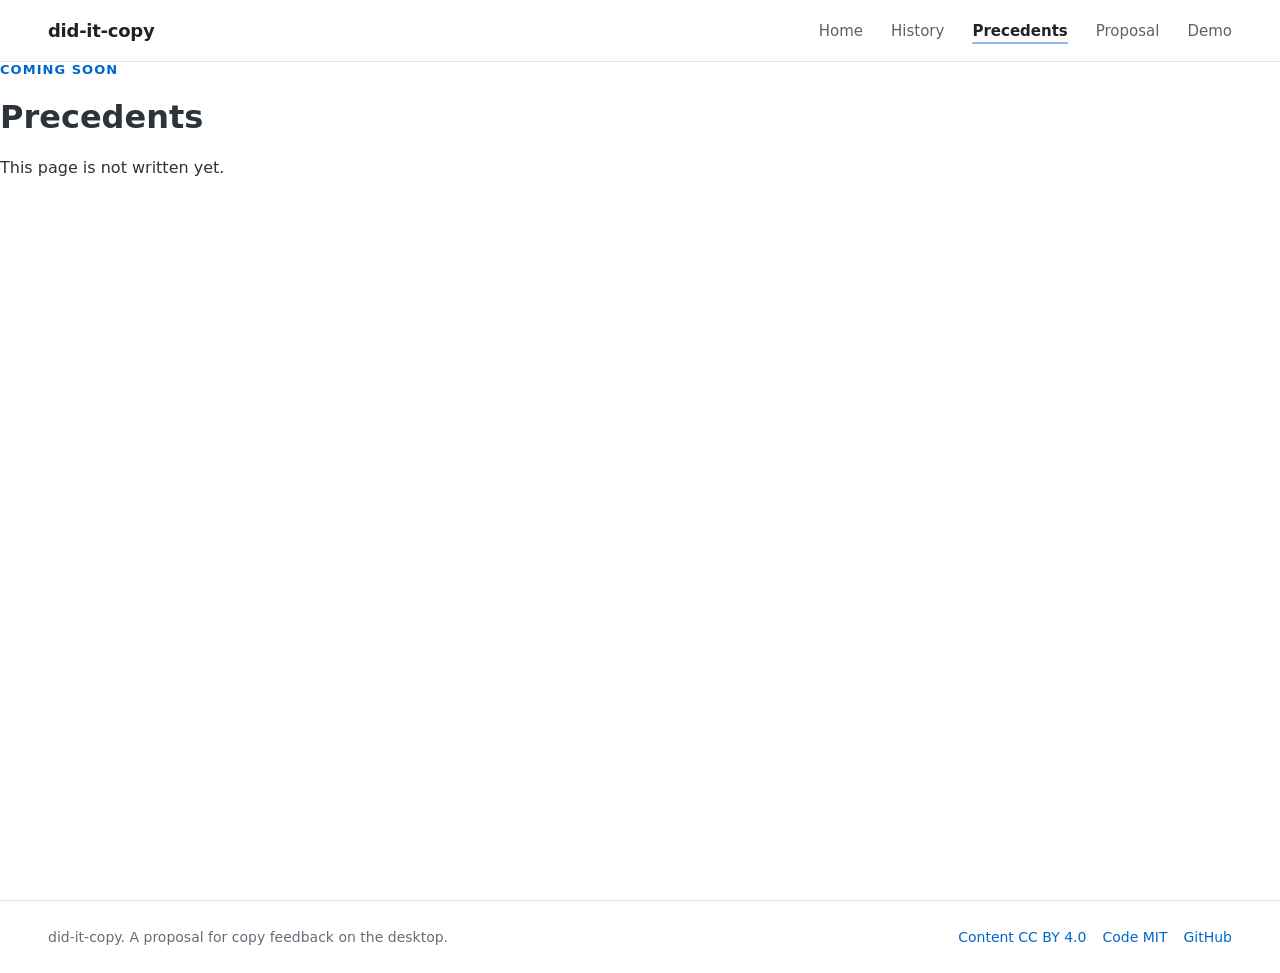
<file: precedents.html>
<!DOCTYPE html>
<html lang="en">
<head>
  <meta charset="utf-8">
  <meta name="viewport" content="width=device-width, initial-scale=1">
  <title>Precedents · did-it-copy</title>
  <meta name="description" content="The copy feedback that already ships on other platforms and in editors.">
  <meta name="color-scheme" content="light dark">
  <link rel="preconnect" href="https://api.fontshare.com">
  <link rel="stylesheet" href="https://api.fontshare.com/v2/css?f[]=switzer@400,500,600,800&amp;display=swap">
  <link rel="stylesheet" href="css/site.css">
</head>
<body>
<div class="page">
  <header class="site-header">
    <a class="site-name" href="./">did-it-copy</a>
    <nav class="site-nav" aria-label="Site">
      <ul>
        <li><a href="./">Home</a></li>
        <li><a href="history.html">History</a></li>
        <li><a href="precedents.html" aria-current="page">Precedents</a></li>
        <li><a href="proposal.html">Proposal</a></li>
        <li><a href="demo.html">Demo</a></li>
      </ul>
    </nav>
  </header>

  <main class="stub">
    <p class="eyebrow">Coming soon</p>
    <h1>Precedents</h1>
    <p>This page is not written yet.</p>
  </main>
</div>

<footer class="site-footer">
  <span>did-it-copy. A proposal for copy feedback on the desktop.</span>
  <ul>
    <li><a href="https://creativecommons.org/licenses/by/4.0/">Content CC BY 4.0</a></li>
    <li><a href="https://github.com/brunodantas/did-it-copy/blob/main/LICENSE">Code MIT</a></li>
    <li><a href="https://github.com/brunodantas/did-it-copy">GitHub</a></li>
  </ul>
</footer>
</body>
</html>
</file>
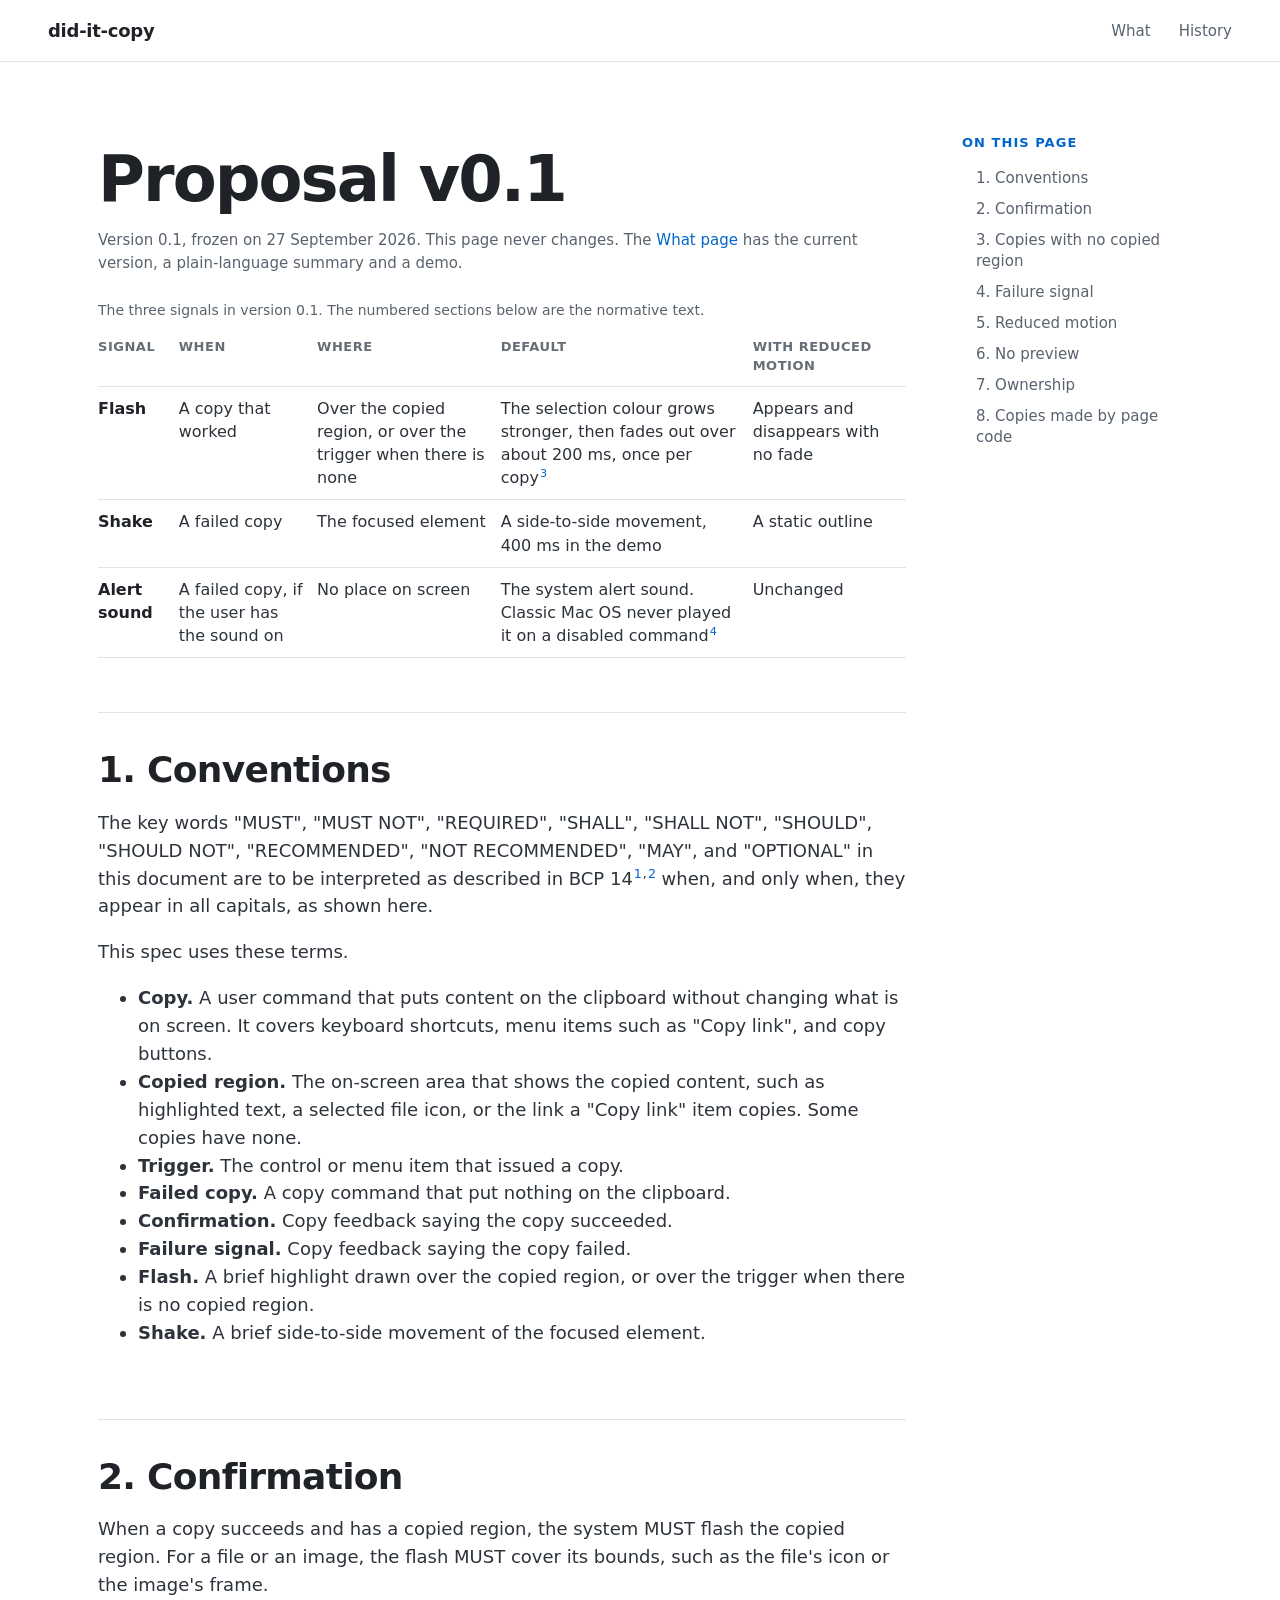
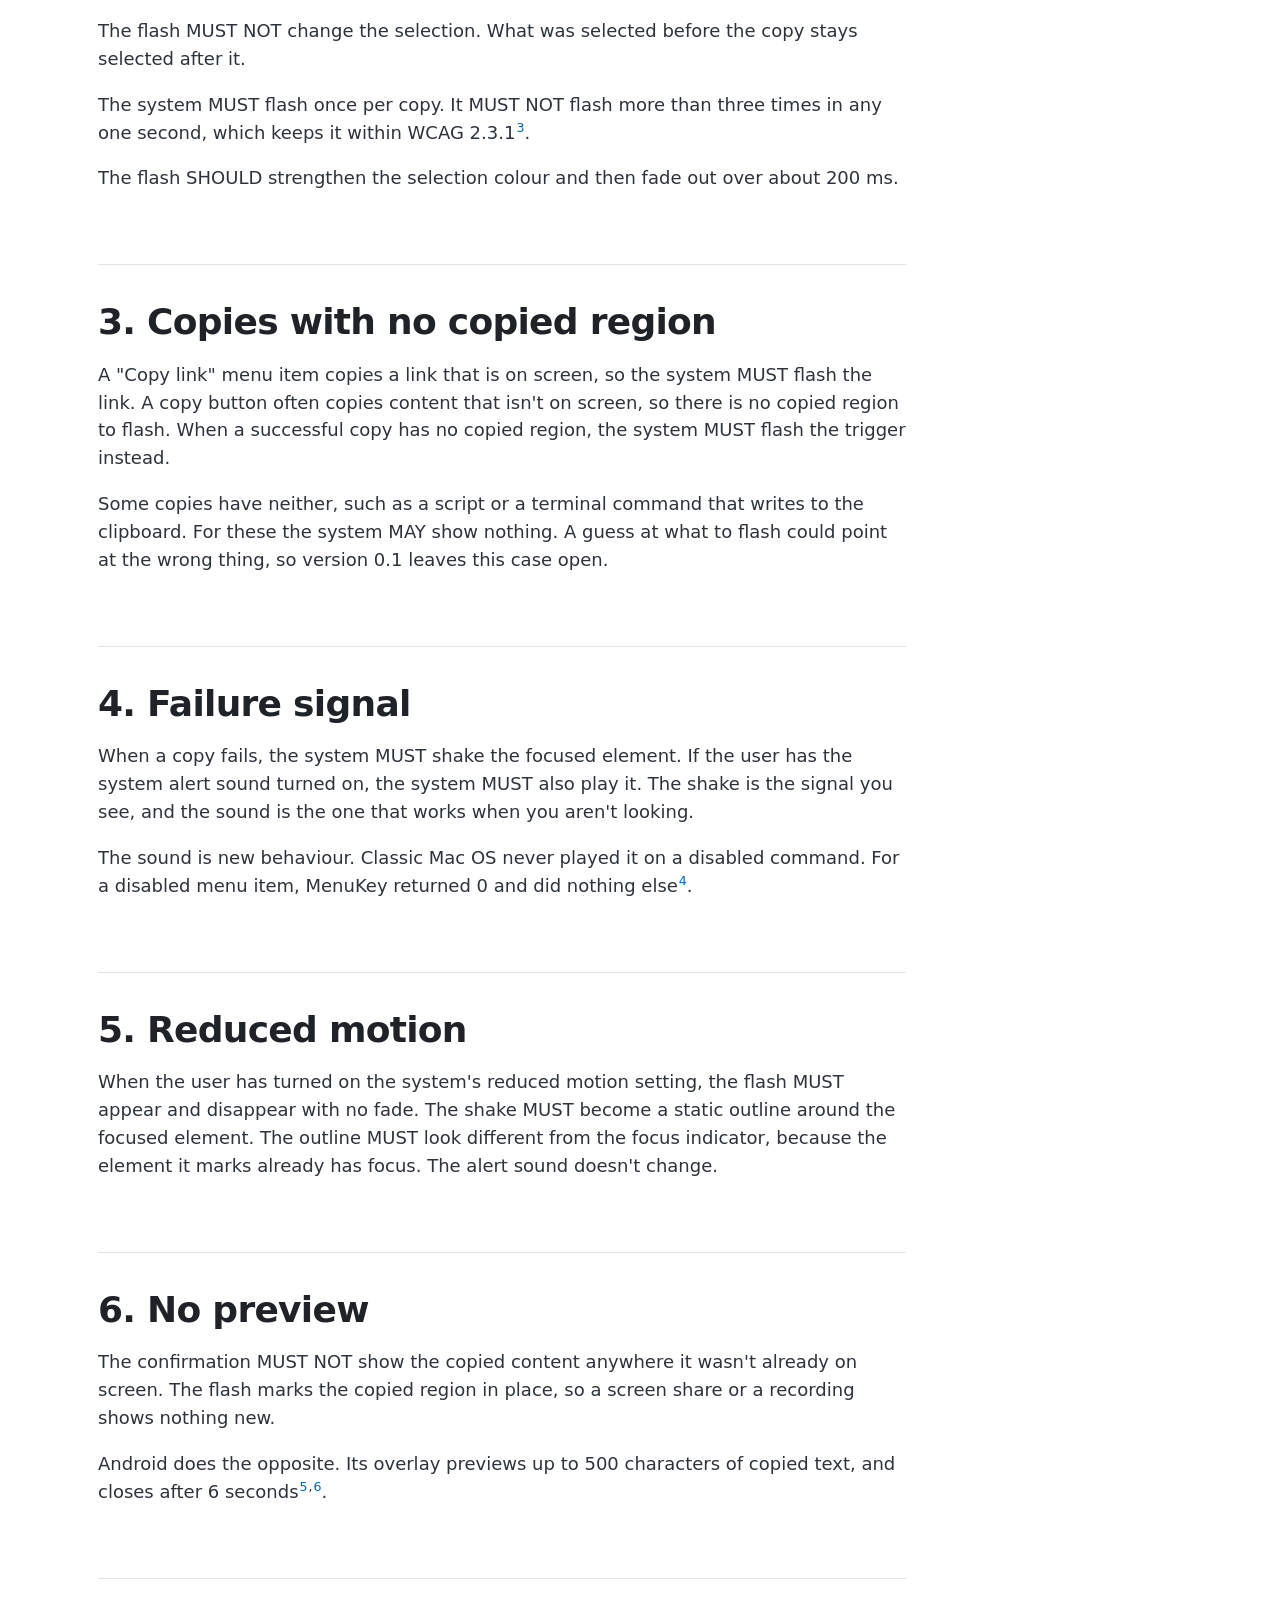
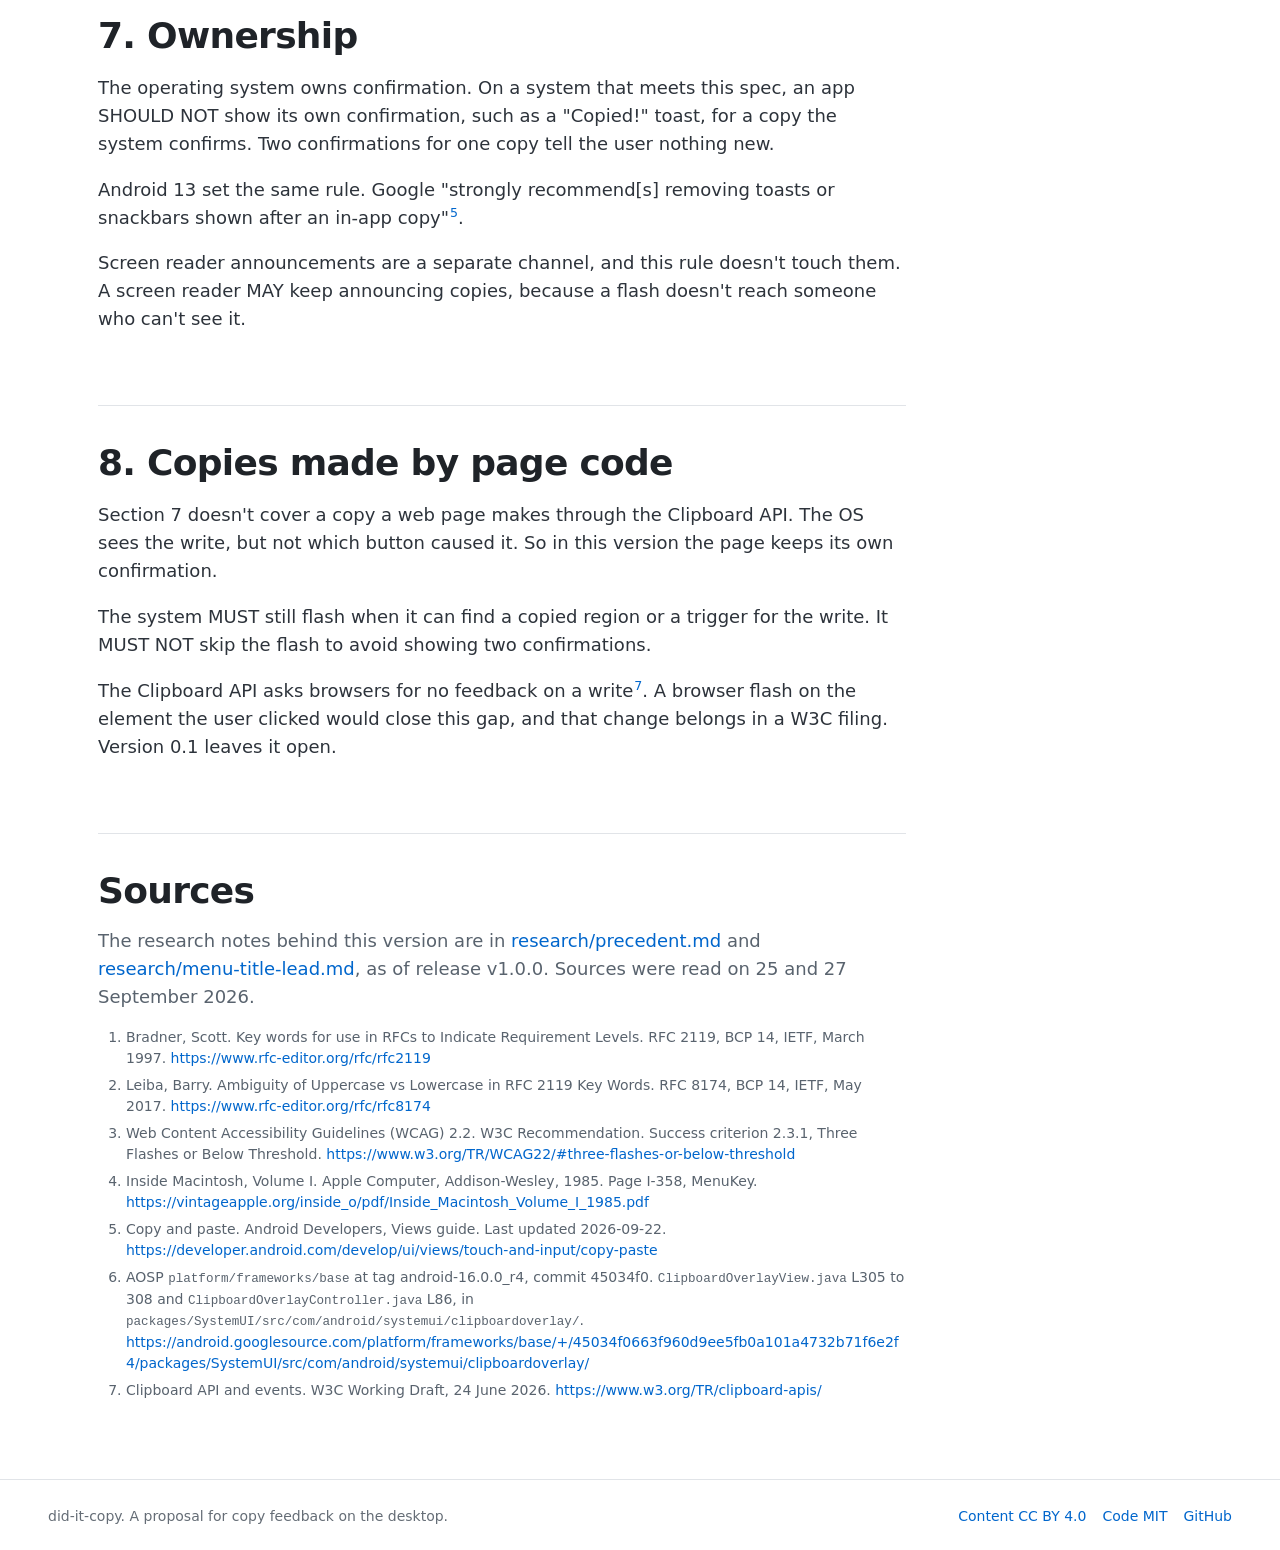
<file: v0.1.html>
<!DOCTYPE html>
<html lang="en">
<head>
  <meta charset="utf-8">
  <meta name="viewport" content="width=device-width, initial-scale=1">
  <title>Proposal v0.1 · did-it-copy</title>
  <meta name="description" content="Version 0.1 of the spec for copy feedback on the desktop, frozen on 27 September 2026.">
  <meta name="color-scheme" content="light dark">
  <link rel="canonical" href="https://brunodantas.github.io/did-it-copy/v0.1.html">
  <link rel="icon" href="favicon.svg" type="image/svg+xml">
  <meta property="og:type" content="website">
  <meta property="og:site_name" content="did-it-copy">
  <meta property="og:title" content="Proposal v0.1 · did-it-copy">
  <meta property="og:description" content="Version 0.1 of the spec for copy feedback on the desktop, frozen on 27 September 2026.">
  <meta property="og:url" content="https://brunodantas.github.io/did-it-copy/v0.1.html">
  <meta property="og:image" content="https://brunodantas.github.io/did-it-copy/social/card.png">
  <meta property="og:image:width" content="1200">
  <meta property="og:image:height" content="630">
  <meta property="og:image:alt" content="The words &quot;Did it copy?&quot; with a copy flash drawn over them.">
  <meta name="twitter:card" content="summary_large_image">
  <link rel="stylesheet" href="css/site.css">
  <script type="module" src="js/toc.js"></script>
</head>
<body>
<div class="page">
  <header class="site-header">
    <a class="site-name" href="./">did-it-copy</a>
    <nav class="site-nav" aria-label="Site">
      <ul>
        <li><a href="what.html">What</a></li>
        <li><a href="history.html">History</a></li>
      </ul>
    </nav>
  </header>

  <!-- A frozen copy of what.html#v0-1, so its text never changes. A new version gets its own file. -->
  <main class="article">
    <h1>Proposal v0.1</h1>
    <p class="spec-meta">Version 0.1, frozen on 27 September 2026. This page never changes. The <a href="what.html#v0-1">What page</a> has the current version, a plain-language summary and a demo.</p>

    <div class="table-wrap" role="region" tabindex="0" aria-label="The three signals in version 0.1">
      <table>
        <caption>The three signals in version 0.1. The numbered sections below are the normative text.</caption>
        <thead>
          <tr><th scope="col">Signal</th><th scope="col">When</th><th scope="col">Where</th><th scope="col">Default</th><th scope="col">With reduced motion</th></tr>
        </thead>
        <tbody>
          <tr><th scope="row">Flash</th><td>A copy that worked</td><td>Over the copied region, or over the trigger when there is none</td><td>The selection colour grows stronger, then fades out over about 200 ms, once per copy<sup class="fn-ref"><a href="#fn-3" aria-label="Source 3">3</a></sup></td><td>Appears and disappears with no fade</td></tr>
          <tr><th scope="row">Shake</th><td>A failed copy</td><td>The focused element</td><td>A side-to-side movement, 400 ms in the demo</td><td>A static outline</td></tr>
          <tr><th scope="row">Alert sound</th><td>A failed copy, if the user has the sound on</td><td>No place on screen</td><td>The system alert sound. Classic Mac OS never played it on a disabled command<sup class="fn-ref"><a href="#fn-4" aria-label="Source 4">4</a></sup></td><td>Unchanged</td></tr>
        </tbody>
      </table>
    </div>

    <section class="article-section" id="v0-1-conventions" aria-labelledby="v0-1-conventions-heading">
      <h2 id="v0-1-conventions-heading">1. Conventions</h2>
      <p>The key words "MUST", "MUST NOT", "REQUIRED", "SHALL", "SHALL NOT", "SHOULD", "SHOULD NOT", "RECOMMENDED", "NOT RECOMMENDED", "MAY", and "OPTIONAL" in this document are to be interpreted as described in BCP 14<sup class="fn-ref"><a href="#fn-1" aria-label="Source 1">1</a></sup><sup class="fn-ref"><a href="#fn-2" aria-label="Source 2">2</a></sup> when, and only when, they appear in all capitals, as shown here.</p>
      <p>This spec uses these terms.</p>
      <ul>
        <li><strong>Copy.</strong> A user command that puts content on the clipboard without changing what is on screen. It covers keyboard shortcuts, menu items such as "Copy link", and copy buttons.</li>
        <li><strong>Copied region.</strong> The on-screen area that shows the copied content, such as highlighted text, a selected file icon, or the link a "Copy link" item copies. Some copies have none.</li>
        <li><strong>Trigger.</strong> The control or menu item that issued a copy.</li>
        <li><strong>Failed copy.</strong> A copy command that put nothing on the clipboard.</li>
        <li><strong>Confirmation.</strong> Copy feedback saying the copy succeeded.</li>
        <li><strong>Failure signal.</strong> Copy feedback saying the copy failed.</li>
        <li><strong>Flash.</strong> A brief highlight drawn over the copied region, or over the trigger when there is no copied region.</li>
        <li><strong>Shake.</strong> A brief side-to-side movement of the focused element.</li>
      </ul>
    </section>

    <section class="article-section" id="v0-1-confirmation" aria-labelledby="v0-1-confirmation-heading">
      <h2 id="v0-1-confirmation-heading">2. Confirmation</h2>
      <p>When a copy succeeds and has a copied region, the system MUST flash the copied region. For a file or an image, the flash MUST cover its bounds, such as the file's icon or the image's frame.</p>
      <p>The flash MUST NOT change the selection. What was selected before the copy stays selected after it.</p>
      <p>The system MUST flash once per copy. It MUST NOT flash more than three times in any one second, which keeps it within WCAG 2.3.1<sup class="fn-ref"><a href="#fn-3" aria-label="Source 3">3</a></sup>.</p>
      <p>The flash SHOULD strengthen the selection colour and then fade out over about 200 ms.</p>
    </section>

    <section class="article-section" id="v0-1-trigger" aria-labelledby="v0-1-trigger-heading">
      <h2 id="v0-1-trigger-heading">3. Copies with no copied region</h2>
      <p>A "Copy link" menu item copies a link that is on screen, so the system MUST flash the link. A copy button often copies content that isn't on screen, so there is no copied region to flash. When a successful copy has no copied region, the system MUST flash the trigger instead.</p>
      <p>Some copies have neither, such as a script or a terminal command that writes to the clipboard. For these the system MAY show nothing. A guess at what to flash could point at the wrong thing, so version 0.1 leaves this case open.</p>
    </section>

    <section class="article-section" id="v0-1-failure" aria-labelledby="v0-1-failure-heading">
      <h2 id="v0-1-failure-heading">4. Failure signal</h2>
      <p>When a copy fails, the system MUST shake the focused element. If the user has the system alert sound turned on, the system MUST also play it. The shake is the signal you see, and the sound is the one that works when you aren't looking.</p>
      <p>The sound is new behaviour. Classic Mac OS never played it on a disabled command. For a disabled menu item, MenuKey returned 0 and did nothing else<sup class="fn-ref"><a href="#fn-4" aria-label="Source 4">4</a></sup>.</p>
    </section>

    <section class="article-section" id="v0-1-reduced-motion" aria-labelledby="v0-1-reduced-motion-heading">
      <h2 id="v0-1-reduced-motion-heading">5. Reduced motion</h2>
      <p>When the user has turned on the system's reduced motion setting, the flash MUST appear and disappear with no fade. The shake MUST become a static outline around the focused element. The outline MUST look different from the focus indicator, because the element it marks already has focus. The alert sound doesn't change.</p>
    </section>

    <section class="article-section" id="v0-1-no-preview" aria-labelledby="v0-1-no-preview-heading">
      <h2 id="v0-1-no-preview-heading">6. No preview</h2>
      <p>The confirmation MUST NOT show the copied content anywhere it wasn't already on screen. The flash marks the copied region in place, so a screen share or a recording shows nothing new.</p>
      <p>Android does the opposite. Its overlay previews up to 500 characters of copied text, and closes after 6 seconds<sup class="fn-ref"><a href="#fn-5" aria-label="Source 5">5</a></sup><sup class="fn-ref"><a href="#fn-6" aria-label="Source 6">6</a></sup>.</p>
    </section>

    <section class="article-section" id="v0-1-ownership" aria-labelledby="v0-1-ownership-heading">
      <h2 id="v0-1-ownership-heading">7. Ownership</h2>
      <p>The operating system owns confirmation. On a system that meets this spec, an app SHOULD NOT show its own confirmation, such as a "Copied!" toast, for a copy the system confirms. Two confirmations for one copy tell the user nothing new.</p>
      <p>Android 13 set the same rule. Google "strongly recommend[s] removing toasts or snackbars shown after an in-app copy"<sup class="fn-ref"><a href="#fn-5" aria-label="Source 5">5</a></sup>.</p>
      <p>Screen reader announcements are a separate channel, and this rule doesn't touch them. A screen reader MAY keep announcing copies, because a flash doesn't reach someone who can't see it.</p>
    </section>

    <section class="article-section" id="v0-1-page-code" aria-labelledby="v0-1-page-code-heading">
      <h2 id="v0-1-page-code-heading">8. Copies made by page code</h2>
      <p>Section 7 doesn't cover a copy a web page makes through the Clipboard API. The OS sees the write, but not which button caused it. So in this version the page keeps its own confirmation.</p>
      <p>The system MUST still flash when it can find a copied region or a trigger for the write. It MUST NOT skip the flash to avoid showing two confirmations.</p>
      <p>The Clipboard API asks browsers for no feedback on a write<sup class="fn-ref"><a href="#fn-7" aria-label="Source 7">7</a></sup>. A browser flash on the element the user clicked would close this gap, and that change belongs in a W3C filing. Version 0.1 leaves it open.</p>
    </section>

    <section class="footnotes" data-toc-skip aria-labelledby="sources-heading">
      <h2 id="sources-heading">Sources</h2>
      <p>The research notes behind this version are in <a href="https://github.com/brunodantas/did-it-copy/blob/v1.0.0/research/precedent.md">research/precedent.md</a> and <a href="https://github.com/brunodantas/did-it-copy/blob/v1.0.0/research/menu-title-lead.md">research/menu-title-lead.md</a>, as of release v1.0.0. Sources were read on 25 and 27 September 2026.</p>
      <ol>
        <li id="fn-1">Bradner, Scott. Key words for use in RFCs to Indicate Requirement Levels. RFC 2119, BCP 14, IETF, March 1997. <a href="https://www.rfc-editor.org/rfc/rfc2119">https://www.rfc-editor.org/rfc/rfc2119</a></li>
        <li id="fn-2">Leiba, Barry. Ambiguity of Uppercase vs Lowercase in RFC 2119 Key Words. RFC 8174, BCP 14, IETF, May 2017. <a href="https://www.rfc-editor.org/rfc/rfc8174">https://www.rfc-editor.org/rfc/rfc8174</a></li>
        <li id="fn-3">Web Content Accessibility Guidelines (WCAG) 2.2. W3C Recommendation. Success criterion 2.3.1, Three Flashes or Below Threshold. <a href="https://www.w3.org/TR/WCAG22/#three-flashes-or-below-threshold">https://www.w3.org/TR/WCAG22/#three-flashes-or-below-threshold</a></li>
        <li id="fn-4">Inside Macintosh, Volume I. Apple Computer, Addison-Wesley, 1985. Page I-358, MenuKey. <a href="https://vintageapple.org/inside_o/pdf/Inside_Macintosh_Volume_I_1985.pdf">https://vintageapple.org/inside_o/pdf/Inside_Macintosh_Volume_I_1985.pdf</a></li>
        <li id="fn-5">Copy and paste. Android Developers, Views guide. Last updated 2026-09-22. <a href="https://developer.android.com/develop/ui/views/touch-and-input/copy-paste">https://developer.android.com/develop/ui/views/touch-and-input/copy-paste</a></li>
        <li id="fn-6">AOSP <code>platform/frameworks/base</code> at tag android-16.0.0_r4, commit 45034f0. <code>ClipboardOverlayView.java</code> L305 to 308 and <code>ClipboardOverlayController.java</code> L86, in <code>packages/SystemUI/src/com/android/systemui/clipboardoverlay/</code>. <a href="https://android.googlesource.com/platform/frameworks/base/+/45034f0663f960d9ee5fb0a101a4732b71f6e2f4/packages/SystemUI/src/com/android/systemui/clipboardoverlay/">https://android.googlesource.com/platform/frameworks/base/+/45034f0663f960d9ee5fb0a101a4732b71f6e2f4/packages/SystemUI/src/com/android/systemui/clipboardoverlay/</a></li>
        <li id="fn-7">Clipboard API and events. W3C Working Draft, 24 June 2026. <a href="https://www.w3.org/TR/clipboard-apis/">https://www.w3.org/TR/clipboard-apis/</a></li>
      </ol>
    </section>
  </main>
</div>

<footer class="site-footer">
  <span>did-it-copy. A proposal for copy feedback on the desktop.</span>
  <ul>
    <li><a href="https://creativecommons.org/licenses/by/4.0/">Content CC BY 4.0</a></li>
    <li><a href="https://github.com/brunodantas/did-it-copy/blob/main/LICENSE">Code MIT</a></li>
    <li><a href="https://github.com/brunodantas/did-it-copy">GitHub</a></li>
  </ul>
</footer>
</body>
</html>
</file>
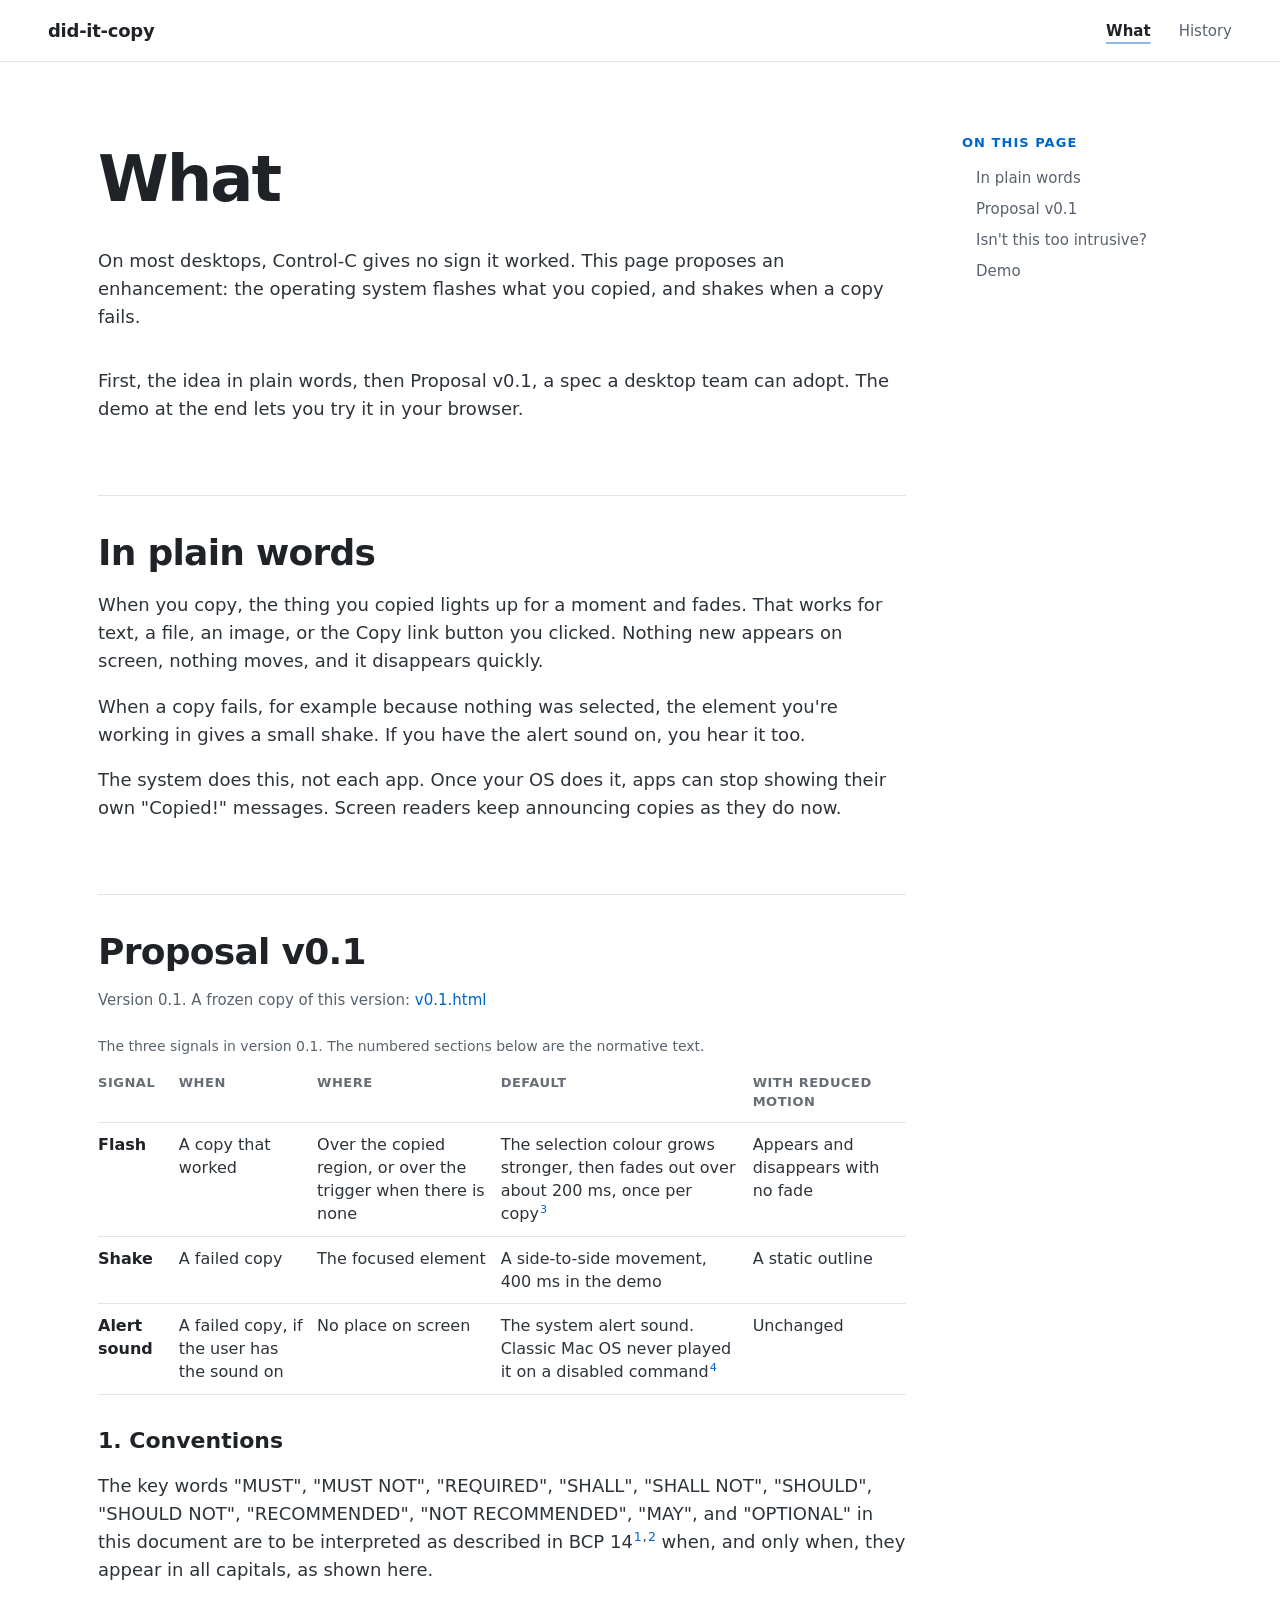
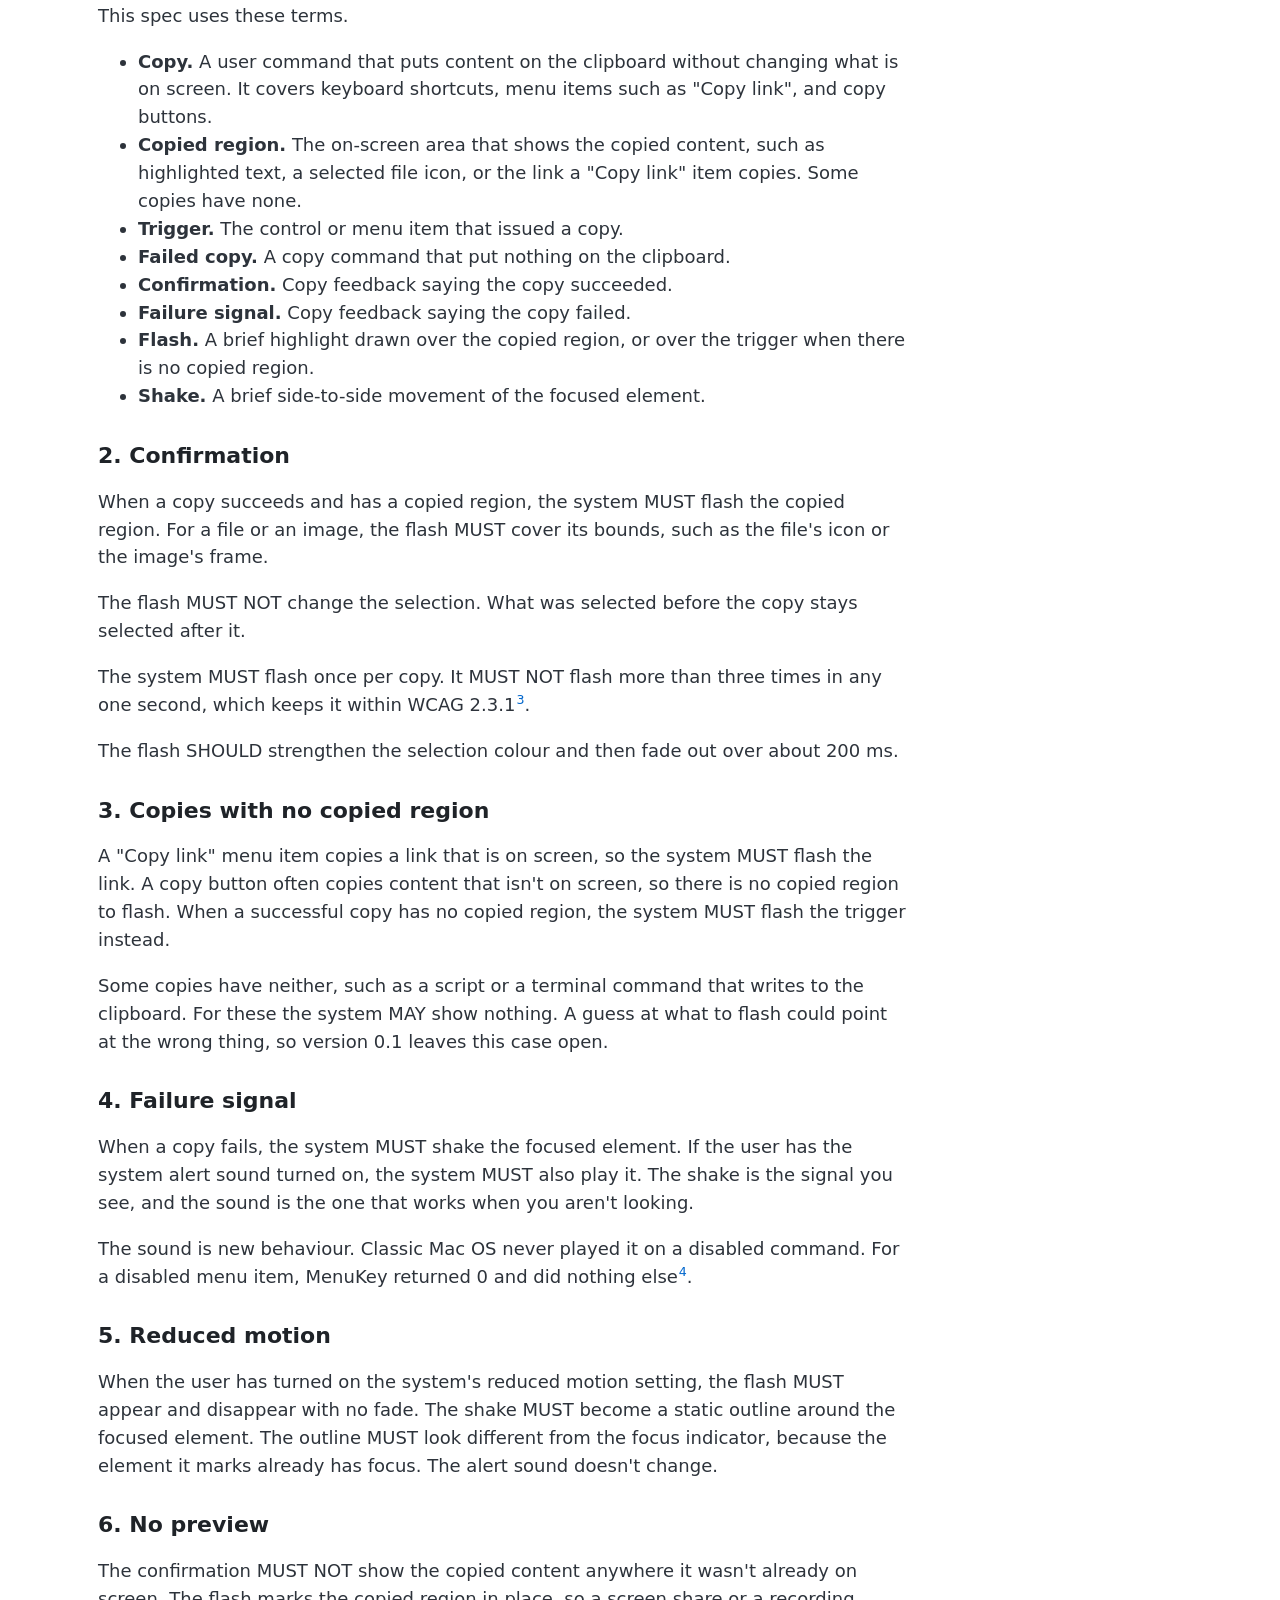
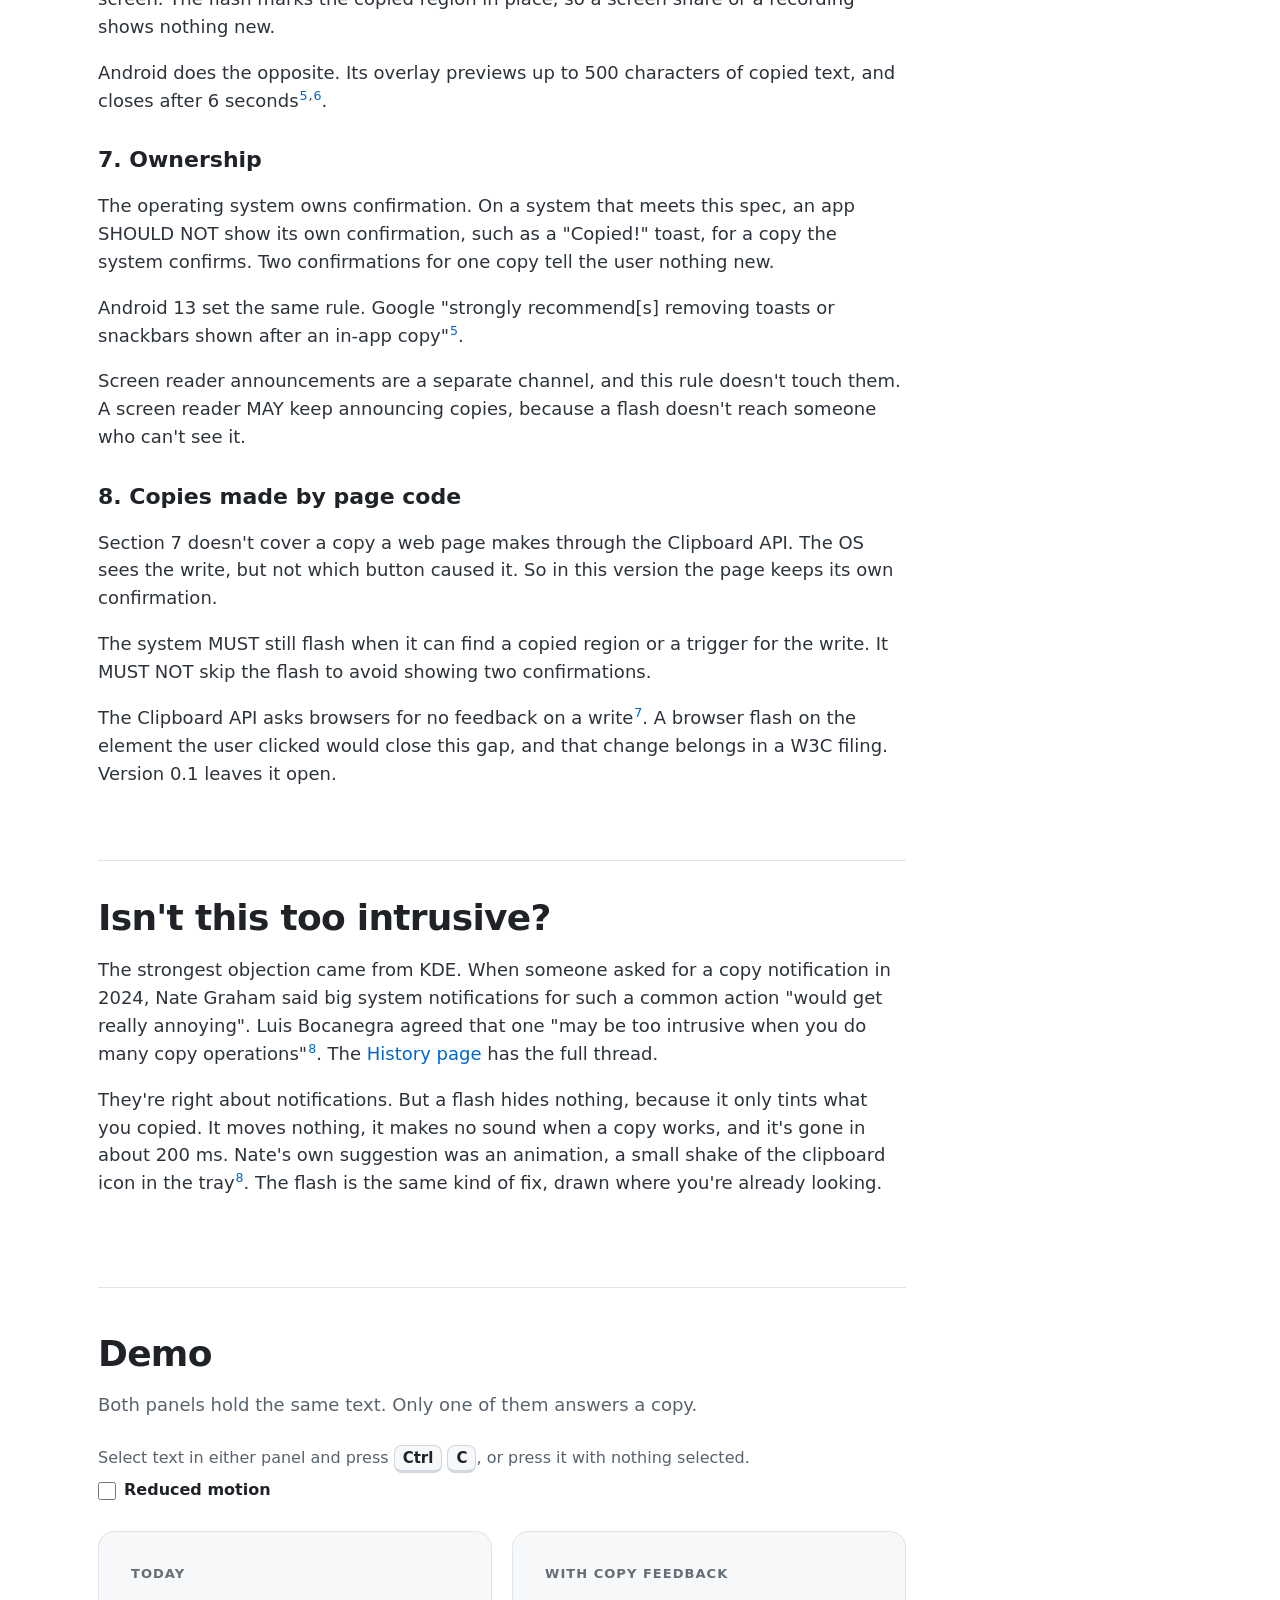
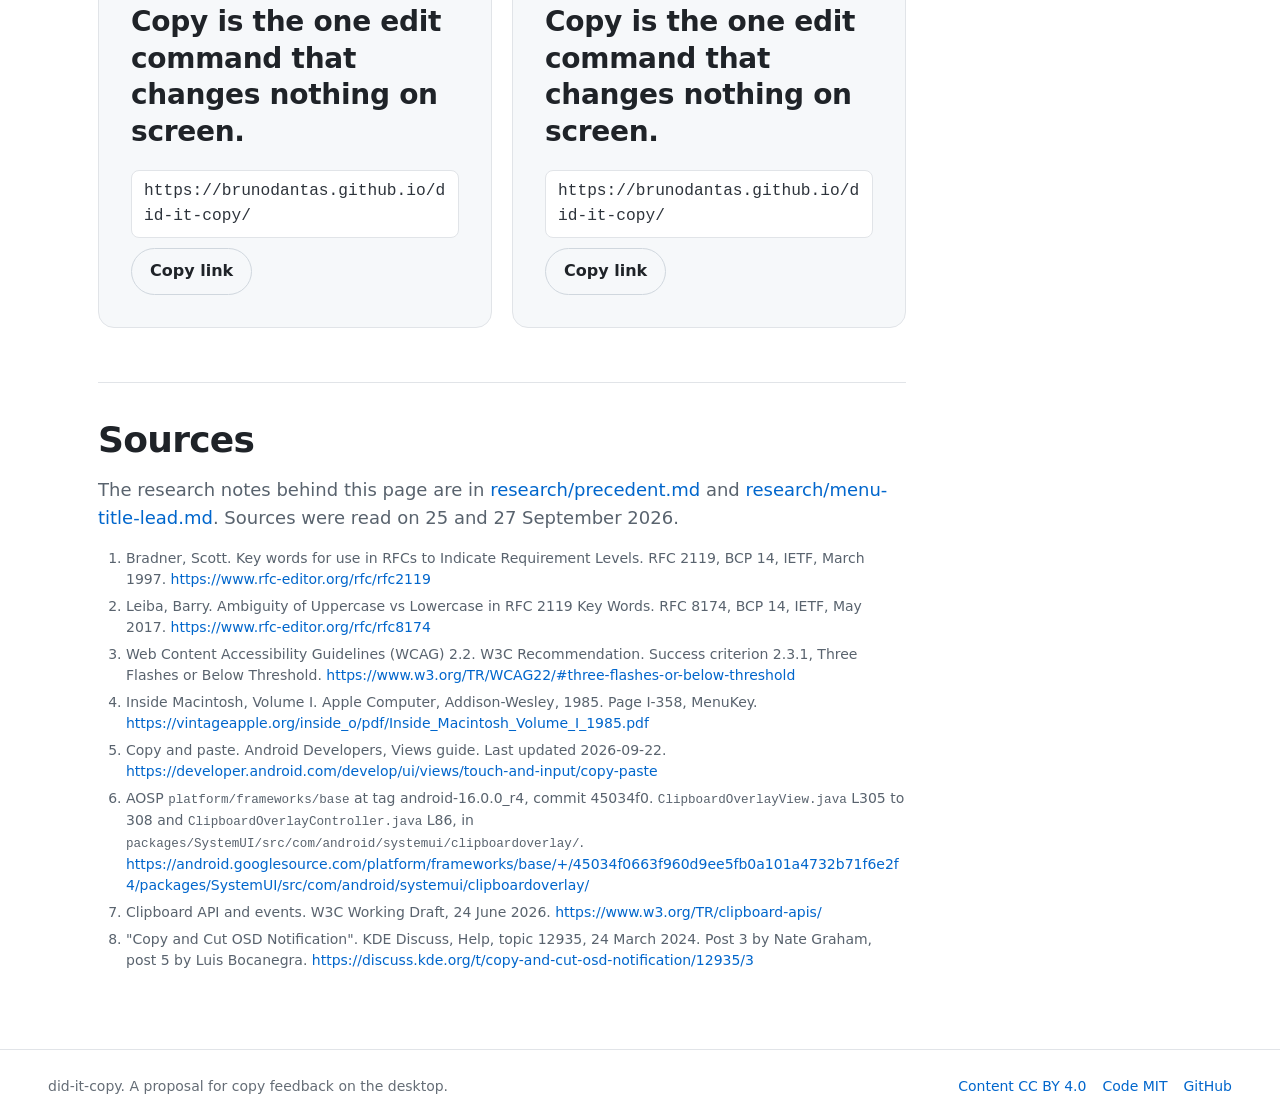
<file: what.html>
<!DOCTYPE html>
<html lang="en">
<head>
  <meta charset="utf-8">
  <meta name="viewport" content="width=device-width, initial-scale=1">
  <title>What · did-it-copy</title>
  <meta name="description" content="A versioned spec for copy feedback on the desktop, and a demo to try it in your browser.">
  <meta name="color-scheme" content="light dark">
  <link rel="canonical" href="https://brunodantas.github.io/did-it-copy/what.html">
  <link rel="icon" href="favicon.svg" type="image/svg+xml">
  <meta property="og:type" content="website">
  <meta property="og:site_name" content="did-it-copy">
  <meta property="og:title" content="What · did-it-copy">
  <meta property="og:description" content="A versioned spec for copy feedback on the desktop, and a demo to try it in your browser.">
  <meta property="og:url" content="https://brunodantas.github.io/did-it-copy/what.html">
  <meta property="og:image" content="https://brunodantas.github.io/did-it-copy/social/card.png">
  <meta property="og:image:width" content="1200">
  <meta property="og:image:height" content="630">
  <meta property="og:image:alt" content="The words &quot;Did it copy?&quot; with a copy flash drawn over them.">
  <meta name="twitter:card" content="summary_large_image">
  <link rel="stylesheet" href="css/site.css">
  <script type="module" src="js/demo.js"></script>
  <script type="module" src="js/toc.js"></script>
</head>
<body>
<div class="page">
  <header class="site-header">
    <a class="site-name" href="./">did-it-copy</a>
    <nav class="site-nav" aria-label="Site">
      <ul>
        <li><a href="what.html" aria-current="page">What</a></li>
        <li><a href="history.html">History</a></li>
      </ul>
    </nav>
  </header>

  <main class="article">
    <h1>What</h1>
    <p>On most desktops, Control-C gives no sign it worked. This page proposes an enhancement: the operating system flashes what you copied, and shakes when a copy fails.</p>
    <p>First, the idea in plain words, then Proposal v0.1, a spec a desktop team can adopt. The demo at the end lets you try it in your browser.</p>

    <section class="article-section" aria-labelledby="summary-heading">
      <h2 id="summary-heading">In plain words</h2>
      <p>When you copy, the thing you copied lights up for a moment and fades. That works for text, a file, an image, or the Copy link button you clicked. Nothing new appears on screen, nothing moves, and it disappears quickly.</p>
      <p>When a copy fails, for example because nothing was selected, the element you're working in gives a small shake. If you have the alert sound on, you hear it too.</p>
      <p>The system does this, not each app. Once your OS does it, apps can stop showing their own "Copied!" messages. Screen readers keep announcing copies as they do now.</p>
    </section>

    <section class="article-section" id="v0-1" aria-labelledby="v0-1-heading">
      <h2 id="v0-1-heading">Proposal v0.1</h2>
      <p class="spec-meta">Version 0.1. A frozen copy of this version: <a href="v0.1.html">v0.1.html</a></p>

      <div class="table-wrap" role="region" tabindex="0" aria-label="The three signals in version 0.1">
        <table>
          <caption>The three signals in version 0.1. The numbered sections below are the normative text.</caption>
          <thead>
            <tr><th scope="col">Signal</th><th scope="col">When</th><th scope="col">Where</th><th scope="col">Default</th><th scope="col">With reduced motion</th></tr>
          </thead>
          <tbody>
            <tr><th scope="row">Flash</th><td>A copy that worked</td><td>Over the copied region, or over the trigger when there is none</td><td>The selection colour grows stronger, then fades out over about 200 ms, once per copy<sup class="fn-ref"><a href="#fn-3" aria-label="Source 3">3</a></sup></td><td>Appears and disappears with no fade</td></tr>
            <tr><th scope="row">Shake</th><td>A failed copy</td><td>The focused element</td><td>A side-to-side movement, 400 ms in the demo</td><td>A static outline</td></tr>
            <tr><th scope="row">Alert sound</th><td>A failed copy, if the user has the sound on</td><td>No place on screen</td><td>The system alert sound. Classic Mac OS never played it on a disabled command<sup class="fn-ref"><a href="#fn-4" aria-label="Source 4">4</a></sup></td><td>Unchanged</td></tr>
          </tbody>
        </table>
      </div>

      <section class="spec-clause" id="v0-1-conventions" aria-labelledby="v0-1-conventions-heading">
        <h3 id="v0-1-conventions-heading">1. Conventions</h3>
        <p>The key words "MUST", "MUST NOT", "REQUIRED", "SHALL", "SHALL NOT", "SHOULD", "SHOULD NOT", "RECOMMENDED", "NOT RECOMMENDED", "MAY", and "OPTIONAL" in this document are to be interpreted as described in BCP 14<sup class="fn-ref"><a href="#fn-1" aria-label="Source 1">1</a></sup><sup class="fn-ref"><a href="#fn-2" aria-label="Source 2">2</a></sup> when, and only when, they appear in all capitals, as shown here.</p>
        <p>This spec uses these terms.</p>
        <ul>
          <li><strong>Copy.</strong> A user command that puts content on the clipboard without changing what is on screen. It covers keyboard shortcuts, menu items such as "Copy link", and copy buttons.</li>
          <li><strong>Copied region.</strong> The on-screen area that shows the copied content, such as highlighted text, a selected file icon, or the link a "Copy link" item copies. Some copies have none.</li>
          <li><strong>Trigger.</strong> The control or menu item that issued a copy.</li>
          <li><strong>Failed copy.</strong> A copy command that put nothing on the clipboard.</li>
          <li><strong>Confirmation.</strong> Copy feedback saying the copy succeeded.</li>
          <li><strong>Failure signal.</strong> Copy feedback saying the copy failed.</li>
          <li><strong>Flash.</strong> A brief highlight drawn over the copied region, or over the trigger when there is no copied region.</li>
          <li><strong>Shake.</strong> A brief side-to-side movement of the focused element.</li>
        </ul>
      </section>

      <section class="spec-clause" id="v0-1-confirmation" aria-labelledby="v0-1-confirmation-heading">
        <h3 id="v0-1-confirmation-heading">2. Confirmation</h3>
        <p>When a copy succeeds and has a copied region, the system MUST flash the copied region. For a file or an image, the flash MUST cover its bounds, such as the file's icon or the image's frame.</p>
        <p>The flash MUST NOT change the selection. What was selected before the copy stays selected after it.</p>
        <p>The system MUST flash once per copy. It MUST NOT flash more than three times in any one second, which keeps it within WCAG 2.3.1<sup class="fn-ref"><a href="#fn-3" aria-label="Source 3">3</a></sup>.</p>
        <p>The flash SHOULD strengthen the selection colour and then fade out over about 200 ms.</p>
      </section>

      <section class="spec-clause" id="v0-1-trigger" aria-labelledby="v0-1-trigger-heading">
        <h3 id="v0-1-trigger-heading">3. Copies with no copied region</h3>
        <p>A "Copy link" menu item copies a link that is on screen, so the system MUST flash the link. A copy button often copies content that isn't on screen, so there is no copied region to flash. When a successful copy has no copied region, the system MUST flash the trigger instead.</p>
        <p>Some copies have neither, such as a script or a terminal command that writes to the clipboard. For these the system MAY show nothing. A guess at what to flash could point at the wrong thing, so version 0.1 leaves this case open.</p>
      </section>

      <section class="spec-clause" id="v0-1-failure" aria-labelledby="v0-1-failure-heading">
        <h3 id="v0-1-failure-heading">4. Failure signal</h3>
        <p>When a copy fails, the system MUST shake the focused element. If the user has the system alert sound turned on, the system MUST also play it. The shake is the signal you see, and the sound is the one that works when you aren't looking.</p>
        <p>The sound is new behaviour. Classic Mac OS never played it on a disabled command. For a disabled menu item, MenuKey returned 0 and did nothing else<sup class="fn-ref"><a href="#fn-4" aria-label="Source 4">4</a></sup>.</p>
      </section>

      <section class="spec-clause" id="v0-1-reduced-motion" aria-labelledby="v0-1-reduced-motion-heading">
        <h3 id="v0-1-reduced-motion-heading">5. Reduced motion</h3>
        <p>When the user has turned on the system's reduced motion setting, the flash MUST appear and disappear with no fade. The shake MUST become a static outline around the focused element. The outline MUST look different from the focus indicator, because the element it marks already has focus. The alert sound doesn't change.</p>
      </section>

      <section class="spec-clause" id="v0-1-no-preview" aria-labelledby="v0-1-no-preview-heading">
        <h3 id="v0-1-no-preview-heading">6. No preview</h3>
        <p>The confirmation MUST NOT show the copied content anywhere it wasn't already on screen. The flash marks the copied region in place, so a screen share or a recording shows nothing new.</p>
        <p>Android does the opposite. Its overlay previews up to 500 characters of copied text, and closes after 6 seconds<sup class="fn-ref"><a href="#fn-5" aria-label="Source 5">5</a></sup><sup class="fn-ref"><a href="#fn-6" aria-label="Source 6">6</a></sup>.</p>
      </section>

      <section class="spec-clause" id="v0-1-ownership" aria-labelledby="v0-1-ownership-heading">
        <h3 id="v0-1-ownership-heading">7. Ownership</h3>
        <p>The operating system owns confirmation. On a system that meets this spec, an app SHOULD NOT show its own confirmation, such as a "Copied!" toast, for a copy the system confirms. Two confirmations for one copy tell the user nothing new.</p>
        <p>Android 13 set the same rule. Google "strongly recommend[s] removing toasts or snackbars shown after an in-app copy"<sup class="fn-ref"><a href="#fn-5" aria-label="Source 5">5</a></sup>.</p>
        <p>Screen reader announcements are a separate channel, and this rule doesn't touch them. A screen reader MAY keep announcing copies, because a flash doesn't reach someone who can't see it.</p>
      </section>

      <section class="spec-clause" id="v0-1-page-code" aria-labelledby="v0-1-page-code-heading">
        <h3 id="v0-1-page-code-heading">8. Copies made by page code</h3>
        <p>Section 7 doesn't cover a copy a web page makes through the Clipboard API. The OS sees the write, but not which button caused it. So in this version the page keeps its own confirmation.</p>
        <p>The system MUST still flash when it can find a copied region or a trigger for the write. It MUST NOT skip the flash to avoid showing two confirmations.</p>
        <p>The Clipboard API asks browsers for no feedback on a write<sup class="fn-ref"><a href="#fn-7" aria-label="Source 7">7</a></sup>. A browser flash on the element the user clicked would close this gap, and that change belongs in a W3C filing. Version 0.1 leaves it open.</p>
      </section>
    </section>

    <section class="article-section" id="intrusive" aria-labelledby="intrusive-heading">
      <h2 id="intrusive-heading">Isn't this too intrusive?</h2>
      <p>The strongest objection came from KDE. When someone asked for a copy notification in 2024, Nate Graham said big system notifications for such a common action "would get really annoying". Luis Bocanegra agreed that one "may be too intrusive when you do many copy operations"<sup class="fn-ref"><a href="#fn-8" aria-label="Source 8">8</a></sup>. The <a href="history.html#kde-heading">History page</a> has the full thread.</p>
      <p>They're right about notifications. But a flash hides nothing, because it only tints what you copied. It moves nothing, it makes no sound when a copy works, and it's gone in about 200 ms. Nate's own suggestion was an animation, a small shake of the clipboard icon in the tray<sup class="fn-ref"><a href="#fn-8" aria-label="Source 8">8</a></sup>. The flash is the same kind of fix, drawn where you're already looking.</p>
    </section>

    <section class="demo-section" id="demo" aria-labelledby="demo-heading">
      <h2 id="demo-heading">Demo</h2>
      <p class="demo-intro">Both panels hold the same text. Only one of them answers a copy.</p>

      <div class="demo-controls">
        <span>Select text in either panel and press <kbd data-copy-key>Ctrl</kbd> <kbd>C</kbd>, or press it with nothing selected.</span>
        <label class="motion-toggle"><input type="checkbox" id="motion-toggle"> Reduced motion</label>
      </div>

      <div class="panels">
        <section class="panel" data-silent tabindex="0" aria-labelledby="silent-heading">
          <h3 id="silent-heading">Today</h3>
          <p class="panel-text">Copy is the one edit command that changes nothing on screen.</p>
          <div class="panel-link">
            <code>https://brunodantas.github.io/did-it-copy/</code>
            <button class="button" type="button" data-copy-button>Copy link</button>
          </div>
        </section>

        <section class="panel" tabindex="0" aria-labelledby="feedback-heading">
          <h3 id="feedback-heading">With copy feedback</h3>
          <p class="panel-text">Copy is the one edit command that changes nothing on screen.</p>
          <div class="panel-link">
            <code>https://brunodantas.github.io/did-it-copy/</code>
            <button class="button" type="button" data-copy-button>Copy link</button>
          </div>
        </section>
      </div>
    </section>

    <section class="footnotes" data-toc-skip aria-labelledby="sources-heading">
      <h2 id="sources-heading">Sources</h2>
      <p>The research notes behind this page are in <a href="https://github.com/brunodantas/did-it-copy/blob/main/research/precedent.md">research/precedent.md</a> and <a href="https://github.com/brunodantas/did-it-copy/blob/main/research/menu-title-lead.md">research/menu-title-lead.md</a>. Sources were read on 25 and 27 September 2026.</p>
      <ol>
        <li id="fn-1">Bradner, Scott. Key words for use in RFCs to Indicate Requirement Levels. RFC 2119, BCP 14, IETF, March 1997. <a href="https://www.rfc-editor.org/rfc/rfc2119">https://www.rfc-editor.org/rfc/rfc2119</a></li>
        <li id="fn-2">Leiba, Barry. Ambiguity of Uppercase vs Lowercase in RFC 2119 Key Words. RFC 8174, BCP 14, IETF, May 2017. <a href="https://www.rfc-editor.org/rfc/rfc8174">https://www.rfc-editor.org/rfc/rfc8174</a></li>
        <li id="fn-3">Web Content Accessibility Guidelines (WCAG) 2.2. W3C Recommendation. Success criterion 2.3.1, Three Flashes or Below Threshold. <a href="https://www.w3.org/TR/WCAG22/#three-flashes-or-below-threshold">https://www.w3.org/TR/WCAG22/#three-flashes-or-below-threshold</a></li>
        <li id="fn-4">Inside Macintosh, Volume I. Apple Computer, Addison-Wesley, 1985. Page I-358, MenuKey. <a href="https://vintageapple.org/inside_o/pdf/Inside_Macintosh_Volume_I_1985.pdf">https://vintageapple.org/inside_o/pdf/Inside_Macintosh_Volume_I_1985.pdf</a></li>
        <li id="fn-5">Copy and paste. Android Developers, Views guide. Last updated 2026-09-22. <a href="https://developer.android.com/develop/ui/views/touch-and-input/copy-paste">https://developer.android.com/develop/ui/views/touch-and-input/copy-paste</a></li>
        <li id="fn-6">AOSP <code>platform/frameworks/base</code> at tag android-16.0.0_r4, commit 45034f0. <code>ClipboardOverlayView.java</code> L305 to 308 and <code>ClipboardOverlayController.java</code> L86, in <code>packages/SystemUI/src/com/android/systemui/clipboardoverlay/</code>. <a href="https://android.googlesource.com/platform/frameworks/base/+/45034f0663f960d9ee5fb0a101a4732b71f6e2f4/packages/SystemUI/src/com/android/systemui/clipboardoverlay/">https://android.googlesource.com/platform/frameworks/base/+/45034f0663f960d9ee5fb0a101a4732b71f6e2f4/packages/SystemUI/src/com/android/systemui/clipboardoverlay/</a></li>
        <li id="fn-7">Clipboard API and events. W3C Working Draft, 24 June 2026. <a href="https://www.w3.org/TR/clipboard-apis/">https://www.w3.org/TR/clipboard-apis/</a></li>
        <li id="fn-8">"Copy and Cut OSD Notification". KDE Discuss, Help, topic 12935, 24 March 2024. Post 3 by Nate Graham, post 5 by Luis Bocanegra. <a href="https://discuss.kde.org/t/copy-and-cut-osd-notification/12935/3">https://discuss.kde.org/t/copy-and-cut-osd-notification/12935/3</a></li>
      </ol>
    </section>
  </main>
</div>

<footer class="site-footer">
  <span>did-it-copy. A proposal for copy feedback on the desktop.</span>
  <ul>
    <li><a href="https://creativecommons.org/licenses/by/4.0/">Content CC BY 4.0</a></li>
    <li><a href="https://github.com/brunodantas/did-it-copy/blob/main/LICENSE">Code MIT</a></li>
    <li><a href="https://github.com/brunodantas/did-it-copy">GitHub</a></li>
  </ul>
</footer>
</body>
</html>
</file>
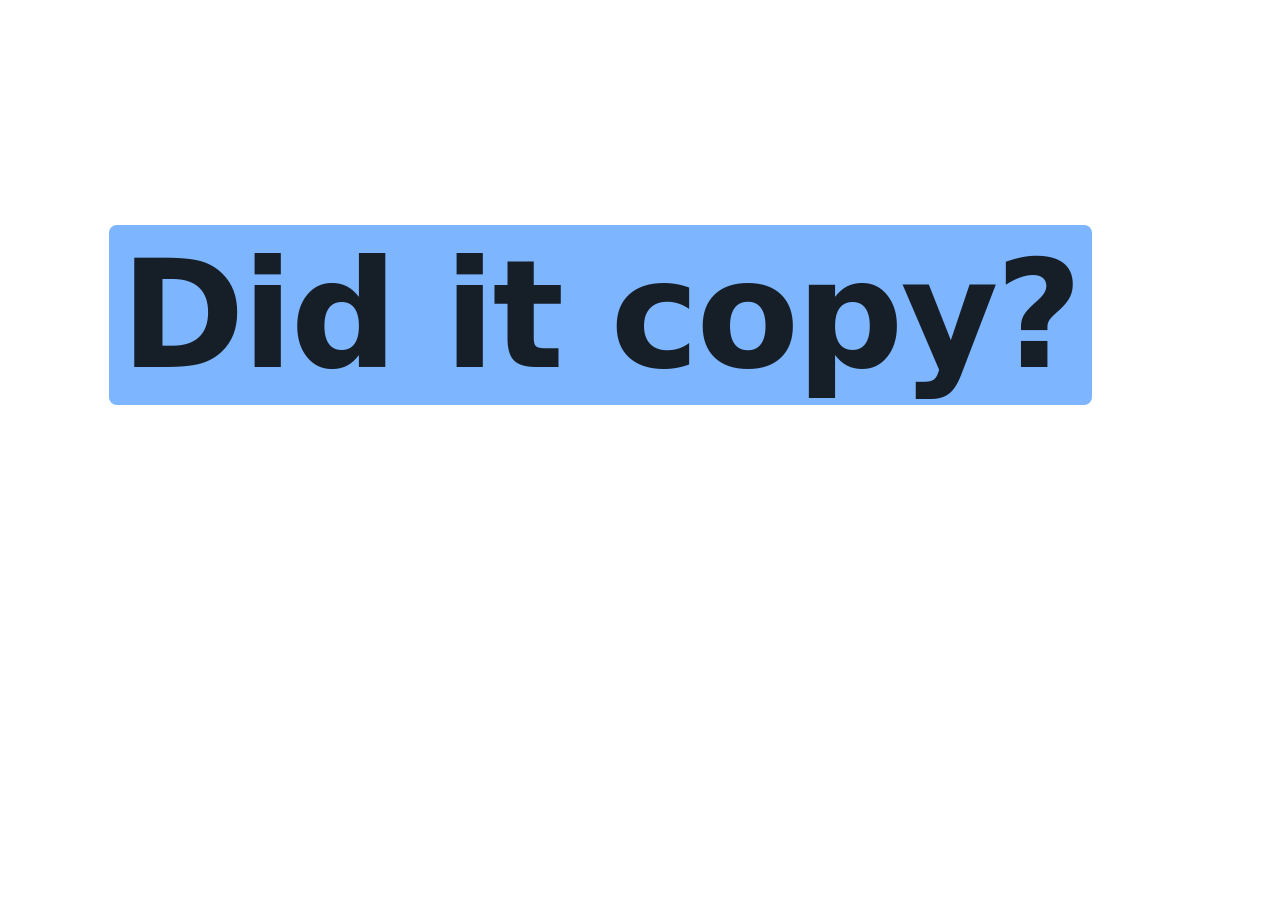
<file: social/card.html>
<!DOCTYPE html>
<html lang="en">
<head>
  <meta charset="utf-8">
  <meta name="robots" content="noindex">
  <title>Social card · did-it-copy</title>
  <link rel="stylesheet" href="../css/site.css">
  <style>
    /* An image can't follow the viewer's theme or selection colour, so the card fixes both to the macOS defaults. */
    :root { color-scheme: light; --flash: #b3d7ff; }
    html, body { width: 1200px; height: 630px; margin: 0; overflow: hidden; background: #fff; }
    body { display: grid; place-items: center; }
    .card-line {
      position: relative;
      margin: 0;
      padding: 0 12px;
      font-size: 150px;
      line-height: 1.2;
      font-weight: 800;
      letter-spacing: -0.02em;
      color: #1f2328;
      background: var(--flash);
      border-radius: 8px;
    }
    /* The flash multiplies over the selection under it, as .copy-flash does on the site. */
    .card-line::after {
      content: "";
      position: absolute;
      inset: 0;
      border-radius: inherit;
      background: var(--flash);
      mix-blend-mode: multiply;
    }
  </style>
</head>
<body>
  <h1 class="card-line">Did it copy?</h1>
</body>
</html>
</file>
<file: css/site.css>
:root {
  color-scheme: light dark;
  --bg: #fff;
  --surface: #f6f8fa;
  --ink-strong: #1f2328;
  --ink: #2d333b;
  --muted: #59636e;
  --subtle: #656d76;
  --border: #e1e4e8;
  --kbd-border: #d0d7de;
  --accent: #0066cc;
  --accent-hover: #0052a3;
  --accent-soft: #8cbae8;
  --on-accent: #fff;
  --target: #e5f0fb;
  /* Red marks only the failure signal, since readers take red as failure. */
  --failure: #cf222e;
  /* The flash takes the browser's own selection colour, and multiplies on light backgrounds and screens on dark ones so it reads stronger than the selection under it. */
  --flash: Highlight;
  --flash-blend: multiply;
  --gutter: clamp(16px, 4vw, 48px);
  --copy-shake-ms: 400ms;
}

@media (prefers-color-scheme: dark) {
  :root {
    --bg: #1e1e1e;
    --surface: #2a2a2a;
    --ink-strong: #f5f5f5;
    --ink: #e0e0e0;
    --muted: #a8a8a8;
    --subtle: #939393;
    --border: #363636;
    --kbd-border: #4a4a4a;
    --accent: #2997ff;
    --accent-hover: #5fb1ff;
    --accent-soft: #245a8f;
    --on-accent: #1e1e1e;
    --target: #1b2a3a;
    --failure: #ff7b72;
    --flash-blend: screen;
  }
}

html { scroll-behavior: smooth; }
@media (prefers-reduced-motion: reduce) {
  html { scroll-behavior: auto; }
}

body {
  margin: 0;
  background: var(--bg);
  color: var(--ink);
  font-family: system-ui, sans-serif;
  -webkit-font-smoothing: antialiased;
  overflow-wrap: break-word;
}

[hidden] { display: none !important; }

a { color: var(--accent); text-decoration: none; }
a:hover { color: var(--accent-hover); text-decoration: underline; }

:focus-visible { outline: 2px solid var(--accent); outline-offset: 3px; }

.page {
  min-height: 100vh;
  min-height: 100svh;
  display: flex;
  flex-direction: column;
}

/* Header and navigation */

.site-header {
  display: flex;
  align-items: center;
  justify-content: space-between;
  gap: 12px 24px;
  flex-wrap: wrap;
  padding: 20px var(--gutter);
  border-bottom: 1px solid var(--border);
}

.site-name {
  font-weight: 800;
  font-size: 18px;
  letter-spacing: -0.015em;
  color: var(--ink-strong);
}
.site-name:hover { color: var(--ink-strong); text-decoration: none; }

.site-nav ul {
  display: flex;
  flex-wrap: wrap;
  gap: 8px clamp(14px, 2.5vw, 28px);
  margin: 0;
  padding: 0;
  list-style: none;
  font-size: 15px;
  font-weight: 500;
}
.site-nav a { color: var(--muted); }
/* A shake moves the element with translate, which inline boxes ignore. */
.site-nav a, .site-footer a { display: inline-block; }
.site-nav a:hover { color: var(--ink-strong); }
.site-nav a[aria-current="page"] {
  color: var(--ink-strong);
  font-weight: 600;
  text-decoration: underline;
  text-decoration-color: var(--accent-soft);
  text-decoration-thickness: 2px;
  text-underline-offset: 6px;
}

/* Footer */

.site-footer {
  display: flex;
  justify-content: space-between;
  gap: 8px 16px;
  flex-wrap: wrap;
  padding: 28px var(--gutter);
  font-size: 14px;
  color: var(--subtle);
  border-top: 1px solid var(--border);
}
.site-footer ul {
  display: flex;
  gap: 16px;
  flex-wrap: wrap;
  margin: 0;
  padding: 0;
  list-style: none;
}

/* Shared type */

.eyebrow {
  margin: 0;
  font-size: 13px;
  font-weight: 600;
  letter-spacing: 0.08em;
  text-transform: uppercase;
  color: var(--accent);
}

/* Home */

.hero {
  flex: 1;
  display: flex;
  flex-direction: column;
  align-items: center;
  justify-content: center;
  text-align: center;
  gap: 28px;
  padding: clamp(48px, 10vh, 120px) var(--gutter);
}

.hero-sentence {
  margin: 0;
  max-width: 14ch;
  font-size: clamp(36px, 6.5vw, 72px);
  /* Room between lines, so one line's selection highlight never covers the next line's glyphs. */
  line-height: 1.2;
  font-weight: 800;
  letter-spacing: -0.03em;
  color: var(--ink-strong);
  text-wrap: balance;
}

.hero-instruction {
  display: flex;
  align-items: center;
  justify-content: center;
  gap: 10px;
  flex-wrap: wrap;
  margin: 0;
  font-size: clamp(18px, 2vw, 22px);
  color: var(--muted);
}
.hero-instruction.for-touch { display: none; }
@media (pointer: coarse) {
  .hero-instruction.for-keyboard { display: none; }
  .hero-instruction.for-touch { display: flex; }
}

.copy-alternative {
  display: flex;
  flex-direction: column;
  align-items: center;
  gap: 6px;
  margin-top: -12px;
  font-size: 15px;
  color: var(--subtle);
}
.copy-alternative .button { margin-top: 0; }

kbd {
  min-width: 22px;
  padding: 6px 12px;
  font-family: inherit;
  font-weight: 600;
  font-size: 18px;
  color: var(--ink-strong);
  background: var(--surface);
  border: 1px solid var(--kbd-border);
  border-bottom-width: 3px;
  border-radius: 10px;
}

.answer {
  display: flex;
  flex-direction: column;
  align-items: center;
  gap: 14px;
  min-height: 150px;
  margin-top: clamp(24px, 5vh, 56px);
}
.answer-body {
  display: flex;
  flex-direction: column;
  align-items: center;
  gap: 14px;
}
.answer h2 {
  margin: 0;
  font-size: clamp(28px, 4vw, 44px);
  font-weight: 800;
  letter-spacing: -0.02em;
  color: var(--ink-strong);
}
.answer p {
  margin: 0;
  max-width: 36ch;
  font-size: clamp(17px, 1.8vw, 20px);
  line-height: 1.5;
  color: var(--muted);
  text-wrap: pretty;
}

.button {
  margin-top: 8px;
  padding: 10px 18px;
  font: inherit;
  font-weight: 600;
  font-size: 16px;
  color: var(--ink-strong);
  background: var(--surface);
  border: 1px solid var(--kbd-border);
  border-radius: 999px;
  cursor: pointer;
}
.button:hover { border-color: var(--accent-soft); }
.button[aria-pressed="true"] { border-color: var(--accent); }

/* Once pressed, the call to action has done its job and falls back to the plain button. */
.button-primary:not([aria-pressed="true"]) {
  padding: 14px 28px;
  font-size: 18px;
  color: var(--on-accent);
  background: var(--accent);
  border-color: var(--accent);
  box-shadow: 0 6px 20px -8px var(--accent);
}
.button-primary:not([aria-pressed="true"]):hover { background: var(--accent-hover); border-color: var(--accent-hover); }

/* Demo */

.demo {
  flex: 1;
  width: 100%;
  max-width: 1040px;
  box-sizing: border-box;
  margin: 0 auto;
  padding: clamp(40px, 8vh, 96px) var(--gutter);
}
.demo h1 {
  margin: 12px 0 16px;
  font-size: clamp(36px, 6vw, 64px);
  line-height: 1.05;
  font-weight: 800;
  letter-spacing: -0.03em;
  color: var(--ink-strong);
}
.demo-section {
  margin-top: clamp(48px, 8vh, 80px);
  padding-top: clamp(32px, 5vh, 48px);
  border-top: 1px solid var(--border);
}
.demo-section h2 {
  margin: 0 0 12px;
  font-size: clamp(28px, 4vw, 44px);
  line-height: 1.1;
  font-weight: 800;
  letter-spacing: -0.02em;
  color: var(--ink-strong);
}
.demo-intro {
  margin: 0;
  max-width: 60ch;
  font-size: 18px;
  line-height: 1.5;
  color: var(--muted);
}

.demo-controls {
  display: flex;
  align-items: center;
  gap: 8px 16px;
  flex-wrap: wrap;
  margin: 28px 0 0;
  font-size: 16px;
  color: var(--muted);
}
.demo-controls .button { margin-top: 0; }
.demo-controls kbd { padding: 3px 8px; font-size: 15px; border-radius: 8px; }
.motion-toggle {
  display: inline-flex;
  align-items: center;
  gap: 8px;
  font-weight: 600;
  color: var(--ink-strong);
  cursor: pointer;
}
.motion-toggle input { width: 18px; height: 18px; margin: 0; accent-color: var(--accent); }

.panels {
  display: grid;
  grid-template-columns: repeat(auto-fit, minmax(min(100%, 320px), 1fr));
  gap: 20px;
  margin-top: 28px;
}

.panel {
  display: flex;
  flex-direction: column;
  gap: 20px;
  padding: clamp(20px, 3vw, 32px);
  background: var(--surface);
  border: 1px solid var(--border);
  border-radius: 16px;
}
.panel:focus-visible { outline-offset: 4px; }
.panel h3 {
  margin: 0;
  font-size: 13px;
  font-weight: 600;
  letter-spacing: 0.08em;
  text-transform: uppercase;
  color: var(--subtle);
}
.panel-text {
  margin: 0;
  font-size: clamp(22px, 2.6vw, 28px);
  line-height: 1.3;
  font-weight: 600;
  letter-spacing: -0.01em;
  color: var(--ink-strong);
  text-wrap: pretty;
}
.panel-link {
  display: flex;
  align-items: center;
  gap: 10px;
  flex-wrap: wrap;
  margin-top: auto;
}
.panel-link code {
  min-width: 0;
  padding: 8px 12px;
  font-size: 14px;
  color: var(--ink);
  background: var(--bg);
  border: 1px solid var(--border);
  border-radius: 8px;
  overflow-wrap: anywhere;
}
.panel-link .button { margin-top: 0; }

/* Article pages: What and History */

.article {
  flex: 1;
  width: 100%;
  max-width: 880px;
  box-sizing: border-box;
  margin: 0 auto;
  padding: clamp(40px, 8vh, 96px) var(--gutter);
  font-size: 18px;
  line-height: 1.55;
}
.article h1 {
  margin: 12px 0 16px;
  font-size: clamp(36px, 6vw, 64px);
  line-height: 1.05;
  font-weight: 800;
  letter-spacing: -0.03em;
  color: var(--ink-strong);
}
.article-section, .footnotes {
  margin-top: clamp(40px, 6vh, 64px);
  padding-top: clamp(24px, 4vh, 40px);
  border-top: 1px solid var(--border);
}
.article h2 {
  margin: 0 0 16px;
  font-size: clamp(24px, 3.5vw, 36px);
  line-height: 1.15;
  font-weight: 800;
  letter-spacing: -0.02em;
  color: var(--ink-strong);
}
.article code { font-size: 0.9em; overflow-wrap: anywhere; }
.spec-meta { margin: 0 0 24px; font-size: 15px; color: var(--muted); }
.spec-clause { margin-top: 32px; }
.spec-clause h3 {
  margin: 0 0 8px;
  font-size: 22px;
  line-height: 1.25;
  font-weight: 600;
  color: var(--ink-strong);
}

/* Page guide: folded under the intro on a narrow screen, a sticky rail beside the article on a wide one. */
.toc {
  margin-top: 32px;
  padding: 16px 20px;
  border: 1px solid var(--border);
  border-radius: 8px;
  font-size: 15px;
  line-height: 1.4;
}
.toc summary { cursor: pointer; }
.toc ol { list-style: none; margin: 12px 0 0; padding: 0; }
.toc li + li { margin-top: 2px; }
.toc a {
  display: block;
  padding: 4px 0 4px 12px;
  border-left: 2px solid transparent;
  color: var(--muted);
}
.toc a:hover { color: var(--ink-strong); text-decoration: none; }
.toc a[aria-current] { border-left-color: var(--accent); color: var(--ink-strong); font-weight: 600; }

@media (min-width: 1200px) {
  .article.has-toc {
    max-width: 1180px;
    display: grid;
    grid-template-columns: minmax(0, 1fr) 220px;
    column-gap: 56px;
  }
  .article.has-toc > * { grid-column: 1; }
  .article.has-toc > .toc {
    grid-column: 2;
    grid-row: 1 / span 40;
    align-self: start;
    position: sticky;
    top: 32px;
    max-height: calc(100vh - 64px);
    overflow-y: auto;
    margin-top: 0;
    padding: 0;
    border: 0;
  }
  .toc summary { pointer-events: none; list-style: none; }
  .toc summary::-webkit-details-marker { display: none; }
}

/* Only the table scrolls on a narrow screen, never the page. */
.table-wrap { overflow-x: auto; }
.article table {
  width: 100%;
  min-width: 560px;
  border-collapse: collapse;
  font-size: 16px;
  line-height: 1.45;
}
.article caption {
  caption-side: top;
  padding-bottom: 8px;
  text-align: left;
  font-size: 14px;
  color: var(--muted);
}
.article th, .article td {
  padding: 10px 12px 10px 0;
  border-bottom: 1px solid var(--border);
  text-align: left;
  vertical-align: top;
}
.article thead th {
  font-size: 13px;
  font-weight: 600;
  letter-spacing: 0.04em;
  text-transform: uppercase;
  color: var(--subtle);
}
.article tbody th { font-weight: 600; color: var(--ink-strong); }

.article blockquote {
  margin: 0 0 24px;
  padding-left: 20px;
  border-left: 3px solid var(--accent);
}
.article blockquote p { margin: 0; font-size: 20px; color: var(--ink-strong); }
.article blockquote footer { margin-top: 8px; font-size: 15px; color: var(--muted); }

.timeline { margin: 0; padding-left: 0; list-style: none; }
.timeline li { padding: 8px 0; border-bottom: 1px solid var(--border); }
.timeline time { font-weight: 600; color: var(--ink-strong); }

.fn-ref { font-size: 0.7em; line-height: 0; margin-left: 1px; }
.fn-ref + .fn-ref::before { content: ","; margin-right: 1px; }
.footnotes p { margin: 0 0 16px; color: var(--muted); }
.footnotes ol { margin: 0; padding-left: 28px; font-size: 14px; line-height: 1.5; color: var(--muted); }
.footnotes li { margin-bottom: 6px; overflow-wrap: anywhere; }
.footnotes li:target { color: var(--ink-strong); background: var(--target); }

/* Copy feedback, drawn by js/copy-feedback.js */

.copy-flash {
  position: absolute;
  z-index: 9999;
  border-radius: 4px;
  background: var(--flash);
  mix-blend-mode: var(--flash-blend);
  pointer-events: none;
}

.copy-shake { animation: copy-shake var(--copy-shake-ms) ease-in-out; }

@keyframes copy-shake {
  0%, 100% { translate: 0; }
  20% { translate: -8px; }
  40% { translate: 8px; }
  60% { translate: -5px; }
  80% { translate: 5px; }
}

/* The reduced-motion shake is a static outline, from the system setting unless the page forces a version; dashed so it never reads as the focus ring. */
:root[data-motion="reduce"] .copy-shake {
  animation: none;
  outline: 3px dashed var(--failure);
  outline-offset: 6px;
}
@media (prefers-reduced-motion: reduce) {
  :root:not([data-motion="full"]) .copy-shake {
    animation: none;
    outline: 3px dashed var(--failure);
    outline-offset: 6px;
  }
}
</file>
